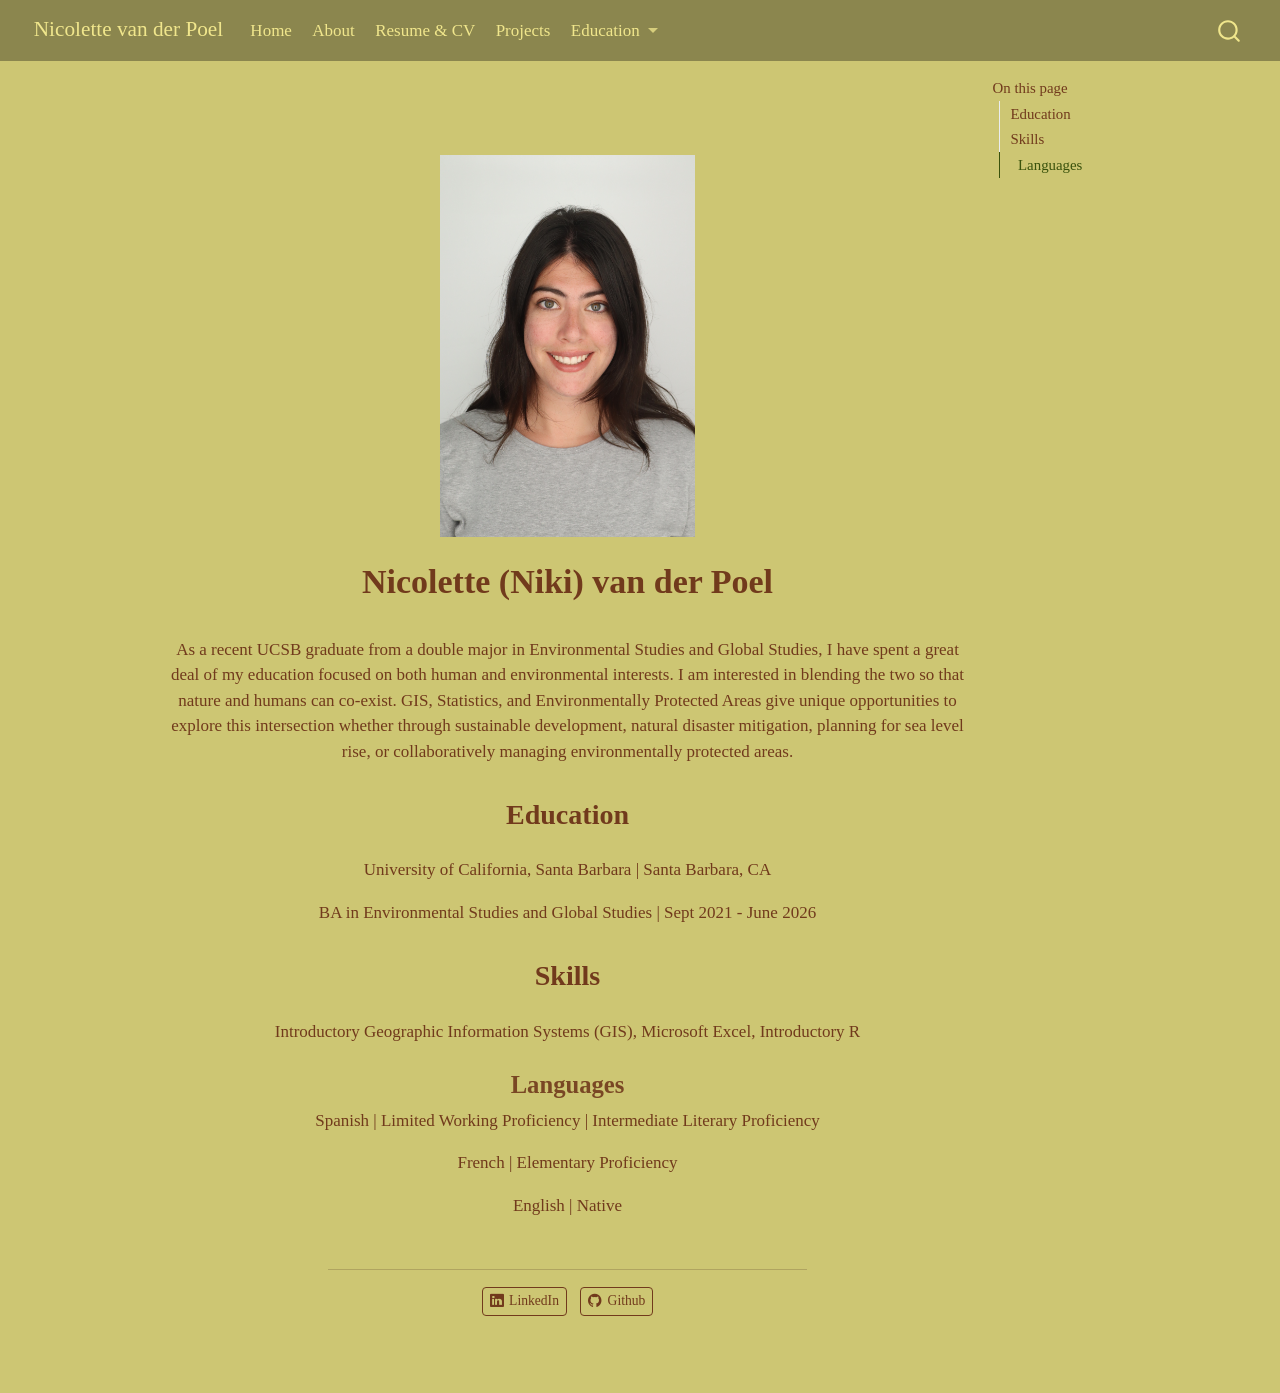
<file: docs/index.html>
<!DOCTYPE html>
<html xmlns="http://www.w3.org/1999/xhtml" lang="en" xml:lang="en"><head>

<meta charset="utf-8">
<meta name="generator" content="quarto-1.8.25">

<meta name="viewport" content="width=device-width, initial-scale=1.0, user-scalable=yes">


<title>Nicolette (Niki) van der Poel – Nicolette van der Poel</title>
<style>
code{white-space: pre-wrap;}
span.smallcaps{font-variant: small-caps;}
div.columns{display: flex; gap: min(4vw, 1.5em);}
div.column{flex: auto; overflow-x: auto;}
div.hanging-indent{margin-left: 1.5em; text-indent: -1.5em;}
ul.task-list{list-style: none;}
ul.task-list li input[type="checkbox"] {
  width: 0.8em;
  margin: 0 0.8em 0.2em -1em; /* quarto-specific, see https://github.com/quarto-dev/quarto-cli/issues/4556 */ 
  vertical-align: middle;
}
</style>


<script src="site_libs/quarto-nav/quarto-nav.js"></script>
<script src="site_libs/quarto-nav/headroom.min.js"></script>
<script src="site_libs/clipboard/clipboard.min.js"></script>
<script src="site_libs/quarto-search/autocomplete.umd.js"></script>
<script src="site_libs/quarto-search/fuse.min.js"></script>
<script src="site_libs/quarto-search/quarto-search.js"></script>
<meta name="quarto:offset" content="./">
<script src="site_libs/quarto-html/quarto.js" type="module"></script>
<script src="site_libs/quarto-html/tabsets/tabsets.js" type="module"></script>
<script src="site_libs/quarto-html/axe/axe-check.js" type="module"></script>
<script src="site_libs/quarto-html/popper.min.js"></script>
<script src="site_libs/quarto-html/tippy.umd.min.js"></script>
<link href="site_libs/quarto-html/tippy.css" rel="stylesheet">
<link href="site_libs/quarto-html/quarto-syntax-highlighting-7b89279ff1a6dce999919e0e67d4d9ec.css" rel="stylesheet" id="quarto-text-highlighting-styles">
<script src="site_libs/bootstrap/bootstrap.min.js"></script>
<link href="site_libs/bootstrap/bootstrap-icons.css" rel="stylesheet">
<link href="site_libs/bootstrap/bootstrap-db6f4061c0c87a565752037946c403bd.min.css" rel="stylesheet" append-hash="true" id="quarto-bootstrap" data-mode="light">
<script id="quarto-search-options" type="application/json">{
  "location": "navbar",
  "copy-button": false,
  "collapse-after": 3,
  "panel-placement": "end",
  "type": "overlay",
  "limit": 50,
  "keyboard-shortcut": [
    "f",
    "/",
    "s"
  ],
  "show-item-context": false,
  "language": {
    "search-no-results-text": "No results",
    "search-matching-documents-text": "matching documents",
    "search-copy-link-title": "Copy link to search",
    "search-hide-matches-text": "Hide additional matches",
    "search-more-match-text": "more match in this document",
    "search-more-matches-text": "more matches in this document",
    "search-clear-button-title": "Clear",
    "search-text-placeholder": "",
    "search-detached-cancel-button-title": "Cancel",
    "search-submit-button-title": "Submit",
    "search-label": "Search"
  }
}</script>


<link rel="stylesheet" href="styles.css">
</head>

<body class="nav-fixed quarto-light">

<div id="quarto-search-results"></div>
  <header id="quarto-header" class="headroom fixed-top">
    <nav class="navbar navbar-expand-lg " data-bs-theme="dark">
      <div class="navbar-container container-fluid">
      <div class="navbar-brand-container mx-auto">
    <a href="./index.html" class="navbar-brand navbar-brand-logo">
    </a>
    <a class="navbar-brand" href="./index.html">
    <span class="navbar-title">Nicolette van der Poel</span>
    </a>
  </div>
            <div id="quarto-search" class="" title="Search"></div>
          <button class="navbar-toggler" type="button" data-bs-toggle="collapse" data-bs-target="#navbarCollapse" aria-controls="navbarCollapse" role="menu" aria-expanded="false" aria-label="Toggle navigation" onclick="if (window.quartoToggleHeadroom) { window.quartoToggleHeadroom(); }">
  <span class="navbar-toggler-icon"></span>
</button>
          <div class="collapse navbar-collapse" id="navbarCollapse">
            <ul class="navbar-nav navbar-nav-scroll me-auto">
  <li class="nav-item">
    <a class="nav-link active" href="./index.html" aria-current="page"> 
<span class="menu-text">Home</span></a>
  </li>  
  <li class="nav-item">
    <a class="nav-link" href="./about.html"> 
<span class="menu-text">About</span></a>
  </li>  
  <li class="nav-item">
    <a class="nav-link" href="./CV.html"> 
<span class="menu-text">Resume &amp; CV</span></a>
  </li>  
  <li class="nav-item">
    <a class="nav-link" href="./projects/projects.html"> 
<span class="menu-text">Projects</span></a>
  </li>  
  <li class="nav-item dropdown ">
    <a class="nav-link dropdown-toggle" href="#" id="nav-menu-education" role="link" data-bs-toggle="dropdown" aria-expanded="false">
 <span class="menu-text">Education</span>
    </a>
    <ul class="dropdown-menu" aria-labelledby="nav-menu-education">    
        <li>
    <a class="dropdown-item" href="./study_abroad.html">
 <span class="dropdown-text">Study Abroad</span></a>
  </li>  
        <li>
    <a class="dropdown-item" href="./rowing.html">
 <span class="dropdown-text">Rowing</span></a>
  </li>  
    </ul>
  </li>
</ul>
          </div> <!-- /navcollapse -->
            <div class="quarto-navbar-tools">
</div>
      </div> <!-- /container-fluid -->
    </nav>
</header>
<!-- content -->
<div id="quarto-content" class="quarto-container page-columns page-rows-contents page-layout-article page-navbar">
<!-- sidebar -->
<!-- margin-sidebar -->
    <div id="quarto-margin-sidebar" class="sidebar margin-sidebar">
        <nav id="TOC" role="doc-toc" class="toc-active">
    <h2 id="toc-title">On this page</h2>
  <ul>
  <li><a href="#education" id="toc-education" class="nav-link active" data-scroll-target="#education">Education</a></li>
  <li><a href="#skills" id="toc-skills" class="nav-link" data-scroll-target="#skills">Skills</a>
  <ul class="collapse">
  <li><a href="#languages" id="toc-languages" class="nav-link" data-scroll-target="#languages">Languages</a></li>
  </ul></li>
  </ul>
</nav>
    </div>
<!-- main -->
<div class="quarto-about-jolla">
  <img src="headshot_front1.jpg" class="about-image
  rectangle " style="width: 15em;">
 <header id="title-block-header" class="quarto-title-block default">
<div class="quarto-title">
<h1 class="title">Nicolette (Niki) van der Poel</h1>
</div>
<div class="quarto-title-meta">
  </div>
</header><main class="content" id="quarto-document-content">

<p>As a recent UCSB graduate from a double major in Environmental Studies and Global Studies, I have spent a great deal of my education focused on both human and environmental interests. I am interested in blending the two so that nature and humans can co-exist. GIS, Statistics, and Environmentally Protected Areas give unique opportunities to explore this intersection whether through sustainable development, natural disaster mitigation, planning for sea level rise, or collaboratively managing environmentally protected areas.</p>
<section id="education" class="level2">
<h2 data-anchor-id="education">Education</h2>
<p>University of California, Santa Barbara | Santa Barbara, CA</p>
<p>BA in Environmental Studies and Global Studies | Sept 2021 - June 2026</p>
</section>
<section id="skills" class="level2">
<h2 data-anchor-id="skills">Skills</h2>
<p>Introductory Geographic Information Systems (GIS), Microsoft Excel, Introductory R</p>
<section id="languages" class="level3">
<h3 data-anchor-id="languages">Languages</h3>
<p>Spanish | Limited Working Proficiency | Intermediate Literary Proficiency</p>
<p>French | Elementary Proficiency</p>
<p>English | Native</p>


</section>
</section>
</main> 
  <hr class="about-sep">
   <div class="about-links">
  <a href="https://www.linkedin.com/in/nicolette-van-der-poel-72701036a/" class="about-link" rel="" target="">
    <i class="bi bi-linkedin"></i>
     <span class="about-link-text">LinkedIn</span>
  </a>
  <a href="https://github.com/nvanderpoel-cmd" class="about-link" rel="" target="">
    <i class="bi bi-github"></i>
     <span class="about-link-text">Github</span>
  </a>
</div>
</div>
 <!-- /main -->
<script id="quarto-html-after-body" type="application/javascript">
  window.document.addEventListener("DOMContentLoaded", function (event) {
    const isCodeAnnotation = (el) => {
      for (const clz of el.classList) {
        if (clz.startsWith('code-annotation-')) {                     
          return true;
        }
      }
      return false;
    }
    const onCopySuccess = function(e) {
      // button target
      const button = e.trigger;
      // don't keep focus
      button.blur();
      // flash "checked"
      button.classList.add('code-copy-button-checked');
      var currentTitle = button.getAttribute("title");
      button.setAttribute("title", "Copied!");
      let tooltip;
      if (window.bootstrap) {
        button.setAttribute("data-bs-toggle", "tooltip");
        button.setAttribute("data-bs-placement", "left");
        button.setAttribute("data-bs-title", "Copied!");
        tooltip = new bootstrap.Tooltip(button, 
          { trigger: "manual", 
            customClass: "code-copy-button-tooltip",
            offset: [0, -8]});
        tooltip.show();    
      }
      setTimeout(function() {
        if (tooltip) {
          tooltip.hide();
          button.removeAttribute("data-bs-title");
          button.removeAttribute("data-bs-toggle");
          button.removeAttribute("data-bs-placement");
        }
        button.setAttribute("title", currentTitle);
        button.classList.remove('code-copy-button-checked');
      }, 1000);
      // clear code selection
      e.clearSelection();
    }
    const getTextToCopy = function(trigger) {
      const outerScaffold = trigger.parentElement.cloneNode(true);
      const codeEl = outerScaffold.querySelector('code');
      for (const childEl of codeEl.children) {
        if (isCodeAnnotation(childEl)) {
          childEl.remove();
        }
      }
      return codeEl.innerText;
    }
    const clipboard = new window.ClipboardJS('.code-copy-button:not([data-in-quarto-modal])', {
      text: getTextToCopy
    });
    clipboard.on('success', onCopySuccess);
    if (window.document.getElementById('quarto-embedded-source-code-modal')) {
      const clipboardModal = new window.ClipboardJS('.code-copy-button[data-in-quarto-modal]', {
        text: getTextToCopy,
        container: window.document.getElementById('quarto-embedded-source-code-modal')
      });
      clipboardModal.on('success', onCopySuccess);
    }
      var localhostRegex = new RegExp(/^(?:http|https):\/\/localhost\:?[0-9]*\//);
      var mailtoRegex = new RegExp(/^mailto:/);
        var filterRegex = new RegExp('/' + window.location.host + '/');
      var isInternal = (href) => {
          return filterRegex.test(href) || localhostRegex.test(href) || mailtoRegex.test(href);
      }
      // Inspect non-navigation links and adorn them if external
     var links = window.document.querySelectorAll('a[href]:not(.nav-link):not(.navbar-brand):not(.toc-action):not(.sidebar-link):not(.sidebar-item-toggle):not(.pagination-link):not(.no-external):not([aria-hidden]):not(.dropdown-item):not(.quarto-navigation-tool):not(.about-link)');
      for (var i=0; i<links.length; i++) {
        const link = links[i];
        if (!isInternal(link.href)) {
          // undo the damage that might have been done by quarto-nav.js in the case of
          // links that we want to consider external
          if (link.dataset.originalHref !== undefined) {
            link.href = link.dataset.originalHref;
          }
        }
      }
    function tippyHover(el, contentFn, onTriggerFn, onUntriggerFn) {
      const config = {
        allowHTML: true,
        maxWidth: 500,
        delay: 100,
        arrow: false,
        appendTo: function(el) {
            return el.parentElement;
        },
        interactive: true,
        interactiveBorder: 10,
        theme: 'quarto',
        placement: 'bottom-start',
      };
      if (contentFn) {
        config.content = contentFn;
      }
      if (onTriggerFn) {
        config.onTrigger = onTriggerFn;
      }
      if (onUntriggerFn) {
        config.onUntrigger = onUntriggerFn;
      }
      window.tippy(el, config); 
    }
    const noterefs = window.document.querySelectorAll('a[role="doc-noteref"]');
    for (var i=0; i<noterefs.length; i++) {
      const ref = noterefs[i];
      tippyHover(ref, function() {
        // use id or data attribute instead here
        let href = ref.getAttribute('data-footnote-href') || ref.getAttribute('href');
        try { href = new URL(href).hash; } catch {}
        const id = href.replace(/^#\/?/, "");
        const note = window.document.getElementById(id);
        if (note) {
          return note.innerHTML;
        } else {
          return "";
        }
      });
    }
    const xrefs = window.document.querySelectorAll('a.quarto-xref');
    const processXRef = (id, note) => {
      // Strip column container classes
      const stripColumnClz = (el) => {
        el.classList.remove("page-full", "page-columns");
        if (el.children) {
          for (const child of el.children) {
            stripColumnClz(child);
          }
        }
      }
      stripColumnClz(note)
      if (id === null || id.startsWith('sec-')) {
        // Special case sections, only their first couple elements
        const container = document.createElement("div");
        if (note.children && note.children.length > 2) {
          container.appendChild(note.children[0].cloneNode(true));
          for (let i = 1; i < note.children.length; i++) {
            const child = note.children[i];
            if (child.tagName === "P" && child.innerText === "") {
              continue;
            } else {
              container.appendChild(child.cloneNode(true));
              break;
            }
          }
          if (window.Quarto?.typesetMath) {
            window.Quarto.typesetMath(container);
          }
          return container.innerHTML
        } else {
          if (window.Quarto?.typesetMath) {
            window.Quarto.typesetMath(note);
          }
          return note.innerHTML;
        }
      } else {
        // Remove any anchor links if they are present
        const anchorLink = note.querySelector('a.anchorjs-link');
        if (anchorLink) {
          anchorLink.remove();
        }
        if (window.Quarto?.typesetMath) {
          window.Quarto.typesetMath(note);
        }
        if (note.classList.contains("callout")) {
          return note.outerHTML;
        } else {
          return note.innerHTML;
        }
      }
    }
    for (var i=0; i<xrefs.length; i++) {
      const xref = xrefs[i];
      tippyHover(xref, undefined, function(instance) {
        instance.disable();
        let url = xref.getAttribute('href');
        let hash = undefined; 
        if (url.startsWith('#')) {
          hash = url;
        } else {
          try { hash = new URL(url).hash; } catch {}
        }
        if (hash) {
          const id = hash.replace(/^#\/?/, "");
          const note = window.document.getElementById(id);
          if (note !== null) {
            try {
              const html = processXRef(id, note.cloneNode(true));
              instance.setContent(html);
            } finally {
              instance.enable();
              instance.show();
            }
          } else {
            // See if we can fetch this
            fetch(url.split('#')[0])
            .then(res => res.text())
            .then(html => {
              const parser = new DOMParser();
              const htmlDoc = parser.parseFromString(html, "text/html");
              const note = htmlDoc.getElementById(id);
              if (note !== null) {
                const html = processXRef(id, note);
                instance.setContent(html);
              } 
            }).finally(() => {
              instance.enable();
              instance.show();
            });
          }
        } else {
          // See if we can fetch a full url (with no hash to target)
          // This is a special case and we should probably do some content thinning / targeting
          fetch(url)
          .then(res => res.text())
          .then(html => {
            const parser = new DOMParser();
            const htmlDoc = parser.parseFromString(html, "text/html");
            const note = htmlDoc.querySelector('main.content');
            if (note !== null) {
              // This should only happen for chapter cross references
              // (since there is no id in the URL)
              // remove the first header
              if (note.children.length > 0 && note.children[0].tagName === "HEADER") {
                note.children[0].remove();
              }
              const html = processXRef(null, note);
              instance.setContent(html);
            } 
          }).finally(() => {
            instance.enable();
            instance.show();
          });
        }
      }, function(instance) {
      });
    }
        let selectedAnnoteEl;
        const selectorForAnnotation = ( cell, annotation) => {
          let cellAttr = 'data-code-cell="' + cell + '"';
          let lineAttr = 'data-code-annotation="' +  annotation + '"';
          const selector = 'span[' + cellAttr + '][' + lineAttr + ']';
          return selector;
        }
        const selectCodeLines = (annoteEl) => {
          const doc = window.document;
          const targetCell = annoteEl.getAttribute("data-target-cell");
          const targetAnnotation = annoteEl.getAttribute("data-target-annotation");
          const annoteSpan = window.document.querySelector(selectorForAnnotation(targetCell, targetAnnotation));
          const lines = annoteSpan.getAttribute("data-code-lines").split(",");
          const lineIds = lines.map((line) => {
            return targetCell + "-" + line;
          })
          let top = null;
          let height = null;
          let parent = null;
          if (lineIds.length > 0) {
              //compute the position of the single el (top and bottom and make a div)
              const el = window.document.getElementById(lineIds[0]);
              top = el.offsetTop;
              height = el.offsetHeight;
              parent = el.parentElement.parentElement;
            if (lineIds.length > 1) {
              const lastEl = window.document.getElementById(lineIds[lineIds.length - 1]);
              const bottom = lastEl.offsetTop + lastEl.offsetHeight;
              height = bottom - top;
            }
            if (top !== null && height !== null && parent !== null) {
              // cook up a div (if necessary) and position it 
              let div = window.document.getElementById("code-annotation-line-highlight");
              if (div === null) {
                div = window.document.createElement("div");
                div.setAttribute("id", "code-annotation-line-highlight");
                div.style.position = 'absolute';
                parent.appendChild(div);
              }
              div.style.top = top - 2 + "px";
              div.style.height = height + 4 + "px";
              div.style.left = 0;
              let gutterDiv = window.document.getElementById("code-annotation-line-highlight-gutter");
              if (gutterDiv === null) {
                gutterDiv = window.document.createElement("div");
                gutterDiv.setAttribute("id", "code-annotation-line-highlight-gutter");
                gutterDiv.style.position = 'absolute';
                const codeCell = window.document.getElementById(targetCell);
                const gutter = codeCell.querySelector('.code-annotation-gutter');
                gutter.appendChild(gutterDiv);
              }
              gutterDiv.style.top = top - 2 + "px";
              gutterDiv.style.height = height + 4 + "px";
            }
            selectedAnnoteEl = annoteEl;
          }
        };
        const unselectCodeLines = () => {
          const elementsIds = ["code-annotation-line-highlight", "code-annotation-line-highlight-gutter"];
          elementsIds.forEach((elId) => {
            const div = window.document.getElementById(elId);
            if (div) {
              div.remove();
            }
          });
          selectedAnnoteEl = undefined;
        };
          // Handle positioning of the toggle
      window.addEventListener(
        "resize",
        throttle(() => {
          elRect = undefined;
          if (selectedAnnoteEl) {
            selectCodeLines(selectedAnnoteEl);
          }
        }, 10)
      );
      function throttle(fn, ms) {
      let throttle = false;
      let timer;
        return (...args) => {
          if(!throttle) { // first call gets through
              fn.apply(this, args);
              throttle = true;
          } else { // all the others get throttled
              if(timer) clearTimeout(timer); // cancel #2
              timer = setTimeout(() => {
                fn.apply(this, args);
                timer = throttle = false;
              }, ms);
          }
        };
      }
        // Attach click handler to the DT
        const annoteDls = window.document.querySelectorAll('dt[data-target-cell]');
        for (const annoteDlNode of annoteDls) {
          annoteDlNode.addEventListener('click', (event) => {
            const clickedEl = event.target;
            if (clickedEl !== selectedAnnoteEl) {
              unselectCodeLines();
              const activeEl = window.document.querySelector('dt[data-target-cell].code-annotation-active');
              if (activeEl) {
                activeEl.classList.remove('code-annotation-active');
              }
              selectCodeLines(clickedEl);
              clickedEl.classList.add('code-annotation-active');
            } else {
              // Unselect the line
              unselectCodeLines();
              clickedEl.classList.remove('code-annotation-active');
            }
          });
        }
    const findCites = (el) => {
      const parentEl = el.parentElement;
      if (parentEl) {
        const cites = parentEl.dataset.cites;
        if (cites) {
          return {
            el,
            cites: cites.split(' ')
          };
        } else {
          return findCites(el.parentElement)
        }
      } else {
        return undefined;
      }
    };
    var bibliorefs = window.document.querySelectorAll('a[role="doc-biblioref"]');
    for (var i=0; i<bibliorefs.length; i++) {
      const ref = bibliorefs[i];
      const citeInfo = findCites(ref);
      if (citeInfo) {
        tippyHover(citeInfo.el, function() {
          var popup = window.document.createElement('div');
          citeInfo.cites.forEach(function(cite) {
            var citeDiv = window.document.createElement('div');
            citeDiv.classList.add('hanging-indent');
            citeDiv.classList.add('csl-entry');
            var biblioDiv = window.document.getElementById('ref-' + cite);
            if (biblioDiv) {
              citeDiv.innerHTML = biblioDiv.innerHTML;
            }
            popup.appendChild(citeDiv);
          });
          return popup.innerHTML;
        });
      }
    }
  });
  </script>
</div> <!-- /content -->




</body></html>
</file>
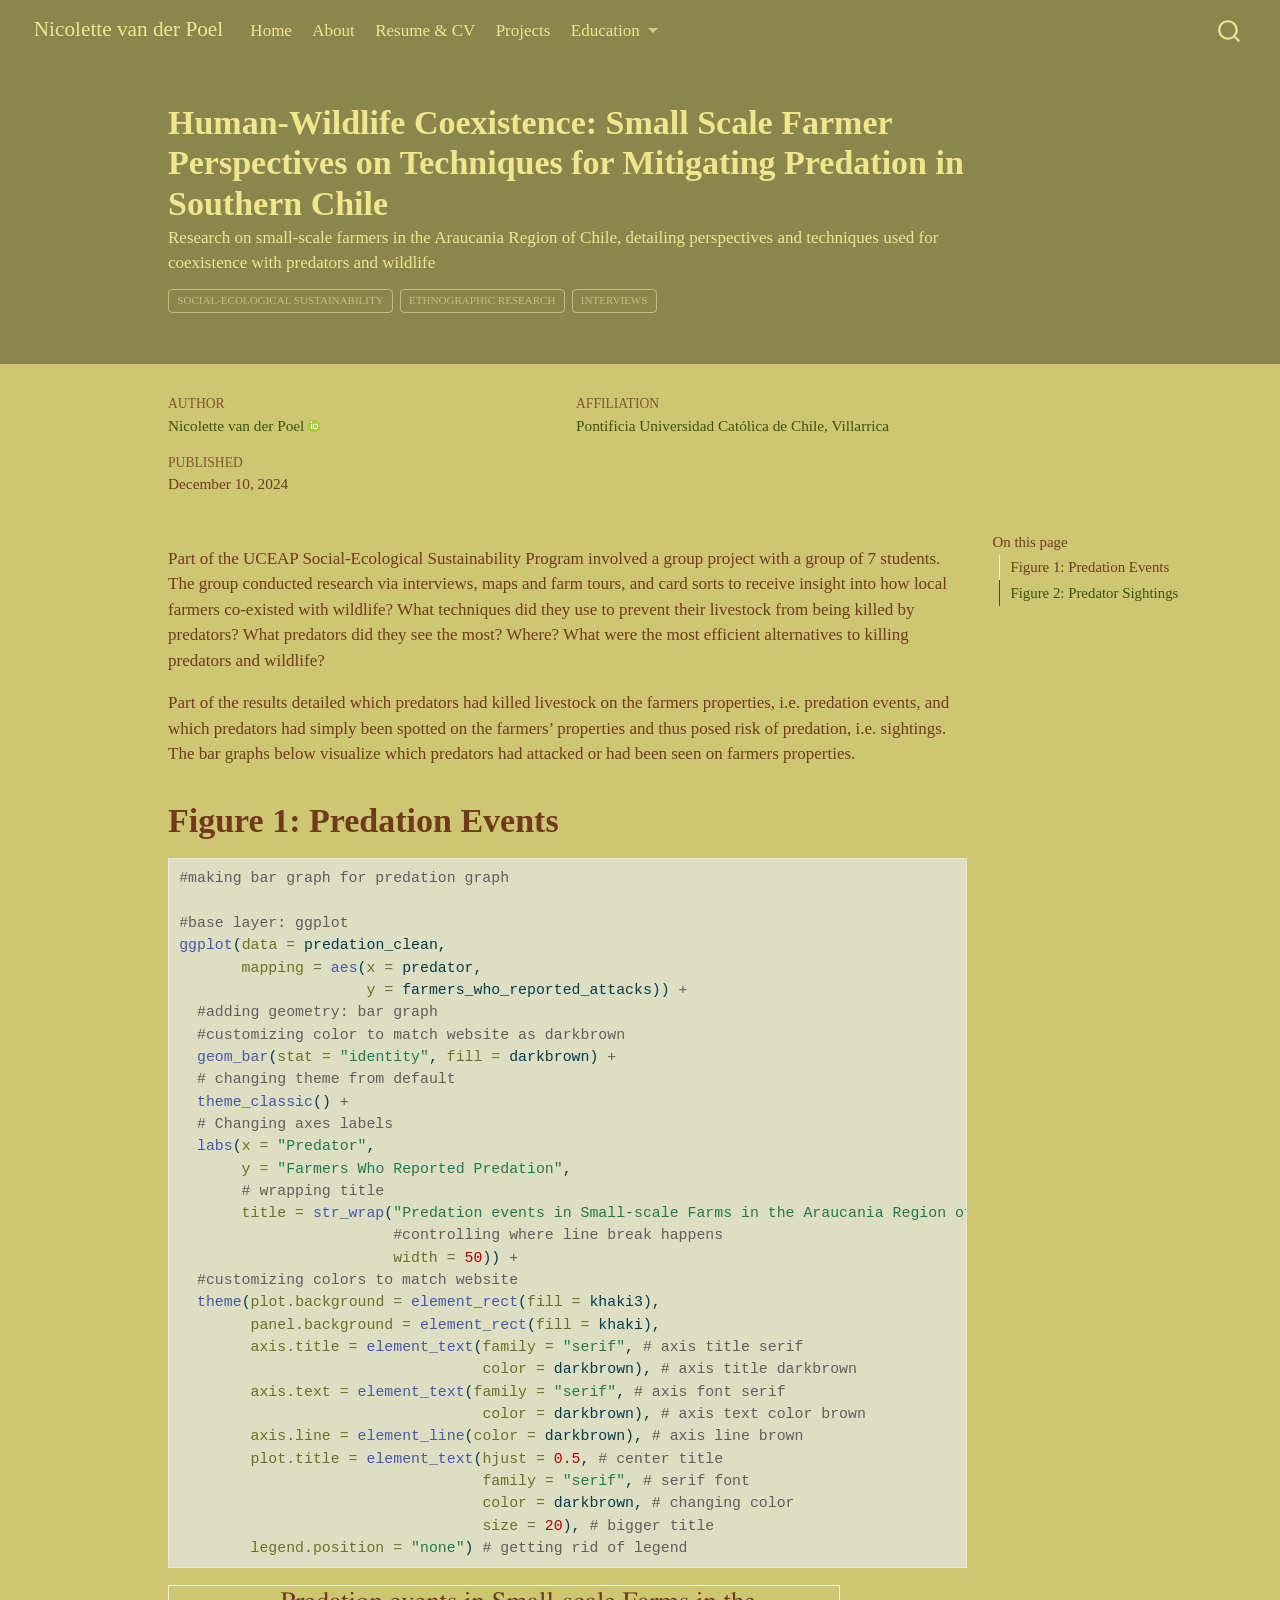
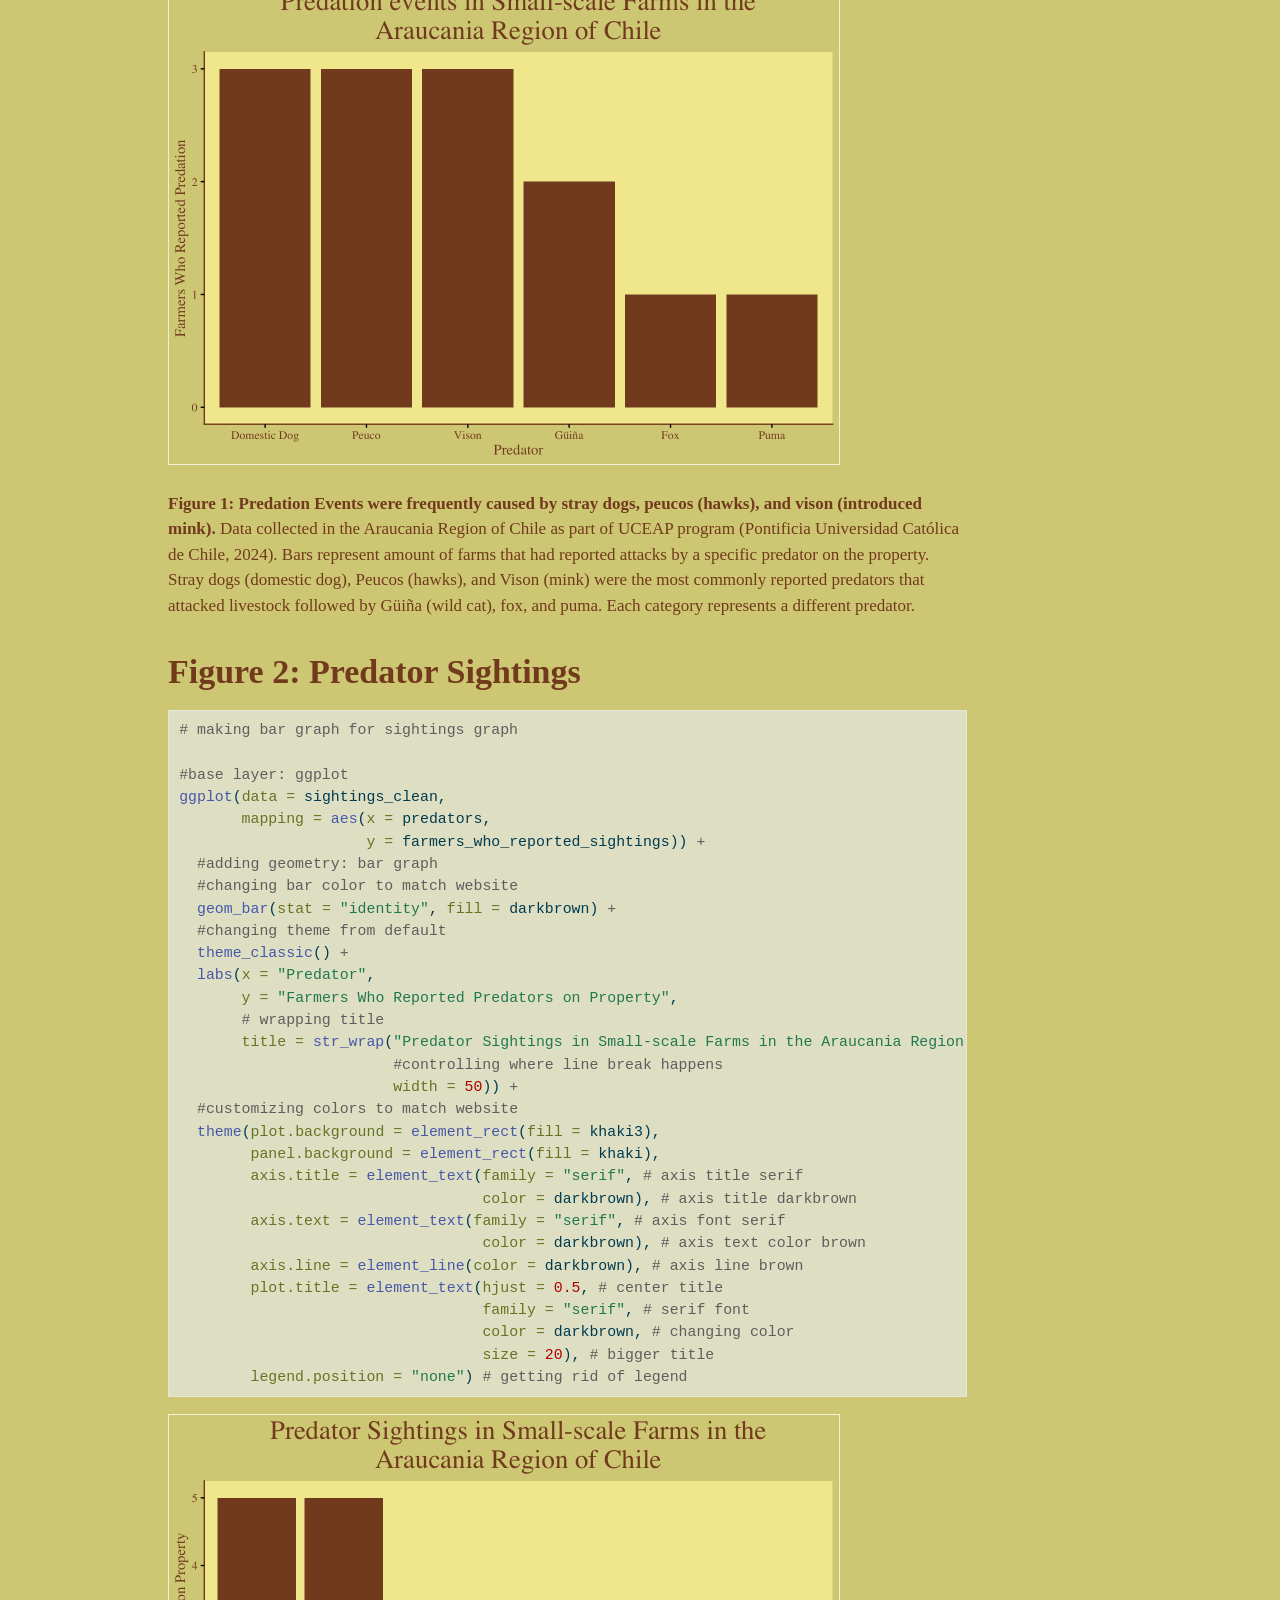
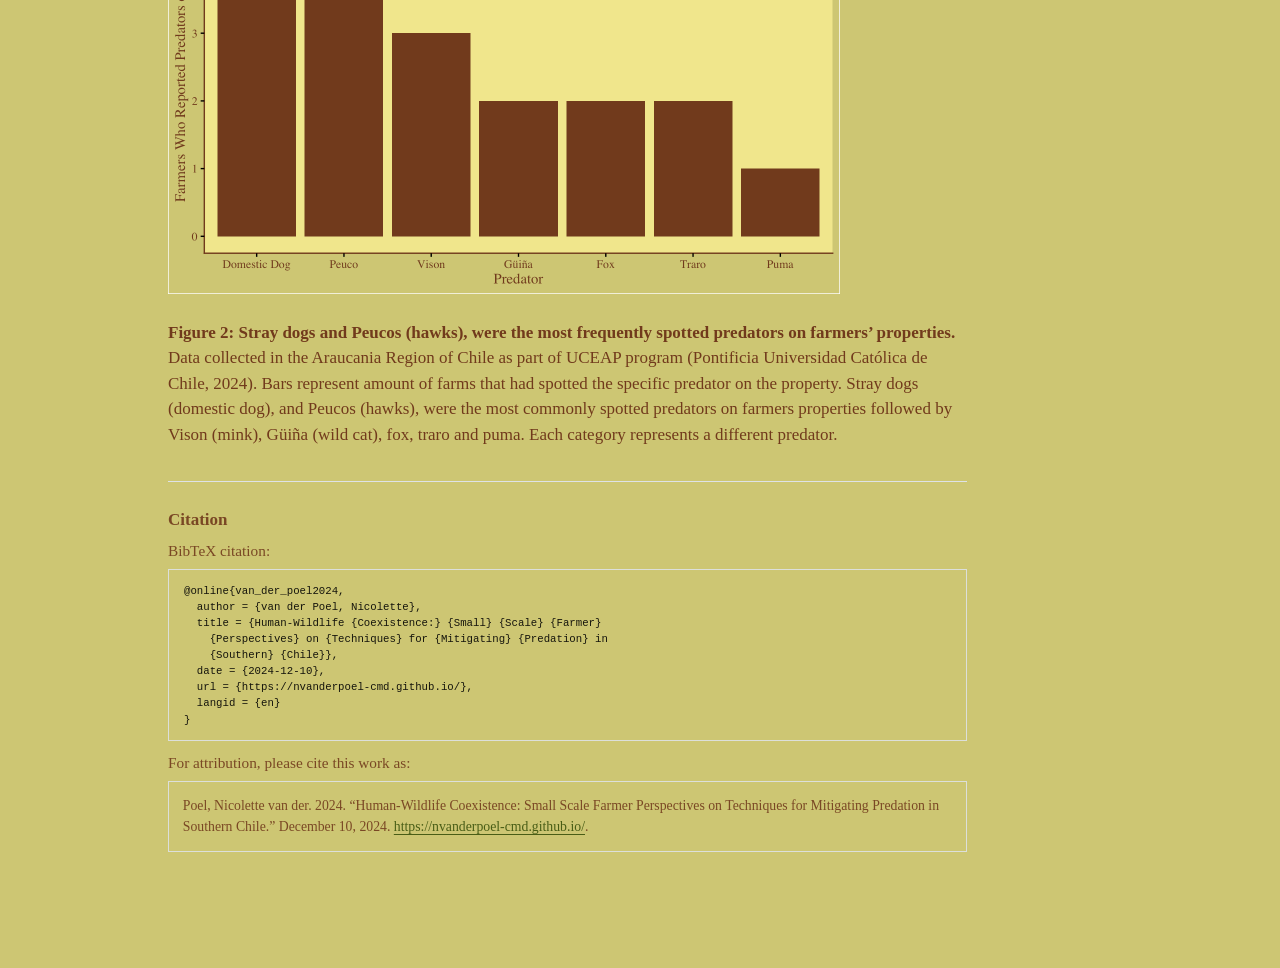
<file: docs/projects/2024-fall-coexistence/index.html>
<!DOCTYPE html>
<html xmlns="http://www.w3.org/1999/xhtml" lang="en" xml:lang="en"><head>

<meta charset="utf-8">
<meta name="generator" content="quarto-1.8.25">

<meta name="viewport" content="width=device-width, initial-scale=1.0, user-scalable=yes">

<meta name="author" content="Nicolette van der Poel">
<meta name="dcterms.date" content="2024-12-10">
<meta name="description" content="Research on small-scale farmers in the Araucania Region of Chile, detailing perspectives and techniques used for coexistence with predators and wildlife">

<title>Human-Wildlife Coexistence: Small Scale Farmer Perspectives on Techniques for Mitigating Predation in Southern Chile – Nicolette van der Poel</title>
<style>
code{white-space: pre-wrap;}
span.smallcaps{font-variant: small-caps;}
div.columns{display: flex; gap: min(4vw, 1.5em);}
div.column{flex: auto; overflow-x: auto;}
div.hanging-indent{margin-left: 1.5em; text-indent: -1.5em;}
ul.task-list{list-style: none;}
ul.task-list li input[type="checkbox"] {
  width: 0.8em;
  margin: 0 0.8em 0.2em -1em; /* quarto-specific, see https://github.com/quarto-dev/quarto-cli/issues/4556 */ 
  vertical-align: middle;
}
/* CSS for syntax highlighting */
html { -webkit-text-size-adjust: 100%; }
pre > code.sourceCode { white-space: pre; position: relative; }
pre > code.sourceCode > span { display: inline-block; line-height: 1.25; }
pre > code.sourceCode > span:empty { height: 1.2em; }
.sourceCode { overflow: visible; }
code.sourceCode > span { color: inherit; text-decoration: inherit; }
div.sourceCode { margin: 1em 0; }
pre.sourceCode { margin: 0; }
@media screen {
div.sourceCode { overflow: auto; }
}
@media print {
pre > code.sourceCode { white-space: pre-wrap; }
pre > code.sourceCode > span { text-indent: -5em; padding-left: 5em; }
}
pre.numberSource code
  { counter-reset: source-line 0; }
pre.numberSource code > span
  { position: relative; left: -4em; counter-increment: source-line; }
pre.numberSource code > span > a:first-child::before
  { content: counter(source-line);
    position: relative; left: -1em; text-align: right; vertical-align: baseline;
    border: none; display: inline-block;
    -webkit-touch-callout: none; -webkit-user-select: none;
    -khtml-user-select: none; -moz-user-select: none;
    -ms-user-select: none; user-select: none;
    padding: 0 4px; width: 4em;
  }
pre.numberSource { margin-left: 3em;  padding-left: 4px; }
div.sourceCode
  {   }
@media screen {
pre > code.sourceCode > span > a:first-child::before { text-decoration: underline; }
}
</style>


<script src="../../site_libs/quarto-nav/quarto-nav.js"></script>
<script src="../../site_libs/quarto-nav/headroom.min.js"></script>
<script src="../../site_libs/clipboard/clipboard.min.js"></script>
<script src="../../site_libs/quarto-search/autocomplete.umd.js"></script>
<script src="../../site_libs/quarto-search/fuse.min.js"></script>
<script src="../../site_libs/quarto-search/quarto-search.js"></script>
<meta name="quarto:offset" content="../../">
<script src="../../site_libs/quarto-html/quarto.js" type="module"></script>
<script src="../../site_libs/quarto-html/tabsets/tabsets.js" type="module"></script>
<script src="../../site_libs/quarto-html/axe/axe-check.js" type="module"></script>
<script src="../../site_libs/quarto-html/popper.min.js"></script>
<script src="../../site_libs/quarto-html/tippy.umd.min.js"></script>
<script src="../../site_libs/quarto-html/anchor.min.js"></script>
<link href="../../site_libs/quarto-html/tippy.css" rel="stylesheet">
<link href="../../site_libs/quarto-html/quarto-syntax-highlighting-7b89279ff1a6dce999919e0e67d4d9ec.css" rel="stylesheet" id="quarto-text-highlighting-styles">
<script src="../../site_libs/bootstrap/bootstrap.min.js"></script>
<link href="../../site_libs/bootstrap/bootstrap-icons.css" rel="stylesheet">
<link href="../../site_libs/bootstrap/bootstrap-db6f4061c0c87a565752037946c403bd.min.css" rel="stylesheet" append-hash="true" id="quarto-bootstrap" data-mode="light">
<script id="quarto-search-options" type="application/json">{
  "location": "navbar",
  "copy-button": false,
  "collapse-after": 3,
  "panel-placement": "end",
  "type": "overlay",
  "limit": 50,
  "keyboard-shortcut": [
    "f",
    "/",
    "s"
  ],
  "show-item-context": false,
  "language": {
    "search-no-results-text": "No results",
    "search-matching-documents-text": "matching documents",
    "search-copy-link-title": "Copy link to search",
    "search-hide-matches-text": "Hide additional matches",
    "search-more-match-text": "more match in this document",
    "search-more-matches-text": "more matches in this document",
    "search-clear-button-title": "Clear",
    "search-text-placeholder": "",
    "search-detached-cancel-button-title": "Cancel",
    "search-submit-button-title": "Submit",
    "search-label": "Search"
  }
}</script>


<link rel="stylesheet" href="../../styles.css">
</head>

<body class="nav-fixed quarto-light">

<div id="quarto-search-results"></div>
  <header id="quarto-header" class="headroom fixed-top quarto-banner">
    <nav class="navbar navbar-expand-lg " data-bs-theme="dark">
      <div class="navbar-container container-fluid">
      <div class="navbar-brand-container mx-auto">
    <a href="../../index.html" class="navbar-brand navbar-brand-logo">
    </a>
    <a class="navbar-brand" href="../../index.html">
    <span class="navbar-title">Nicolette van der Poel</span>
    </a>
  </div>
            <div id="quarto-search" class="" title="Search"></div>
          <button class="navbar-toggler" type="button" data-bs-toggle="collapse" data-bs-target="#navbarCollapse" aria-controls="navbarCollapse" role="menu" aria-expanded="false" aria-label="Toggle navigation" onclick="if (window.quartoToggleHeadroom) { window.quartoToggleHeadroom(); }">
  <span class="navbar-toggler-icon"></span>
</button>
          <div class="collapse navbar-collapse" id="navbarCollapse">
            <ul class="navbar-nav navbar-nav-scroll me-auto">
  <li class="nav-item">
    <a class="nav-link" href="../../index.html"> 
<span class="menu-text">Home</span></a>
  </li>  
  <li class="nav-item">
    <a class="nav-link" href="../../about.html"> 
<span class="menu-text">About</span></a>
  </li>  
  <li class="nav-item">
    <a class="nav-link" href="../../CV.html"> 
<span class="menu-text">Resume &amp; CV</span></a>
  </li>  
  <li class="nav-item">
    <a class="nav-link" href="../../projects/projects.html"> 
<span class="menu-text">Projects</span></a>
  </li>  
  <li class="nav-item dropdown ">
    <a class="nav-link dropdown-toggle" href="#" id="nav-menu-education" role="link" data-bs-toggle="dropdown" aria-expanded="false">
 <span class="menu-text">Education</span>
    </a>
    <ul class="dropdown-menu" aria-labelledby="nav-menu-education">    
        <li>
    <a class="dropdown-item" href="../../study_abroad.html">
 <span class="dropdown-text">Study Abroad</span></a>
  </li>  
        <li>
    <a class="dropdown-item" href="../../rowing.html">
 <span class="dropdown-text">Rowing</span></a>
  </li>  
    </ul>
  </li>
</ul>
          </div> <!-- /navcollapse -->
            <div class="quarto-navbar-tools">
</div>
      </div> <!-- /container-fluid -->
    </nav>
</header>
<!-- content -->
<header id="title-block-header" class="quarto-title-block default page-columns page-full">
  <div class="quarto-title-banner page-columns page-full">
    <div class="quarto-title column-body">
      <h1 class="title">Human-Wildlife Coexistence: Small Scale Farmer Perspectives on Techniques for Mitigating Predation in Southern Chile</h1>
                  <div>
        <div class="description">
          Research on small-scale farmers in the Araucania Region of Chile, detailing perspectives and techniques used for coexistence with predators and wildlife
        </div>
      </div>
                          <div class="quarto-categories">
                <div class="quarto-category">Social-Ecological Sustainability</div>
                <div class="quarto-category">Ethnographic Research</div>
                <div class="quarto-category">Interviews</div>
              </div>
                  </div>
  </div>
    
  <div class="quarto-title-meta-author">
    <div class="quarto-title-meta-heading">Author</div>
    <div class="quarto-title-meta-heading">Affiliation</div>
    
      <div class="quarto-title-meta-contents">
      <p class="author"><a href="https://nvanderpoel-cmd.github.io/">Nicolette van der Poel</a> <a href="https://orcid.org/0000-0002-5300-3075" class="quarto-title-author-orcid"> <img src="[data-uri]"></a></p>
    </div>
    <div class="quarto-title-meta-contents">
          <p class="affiliation">
              <a href="https://villarrica.uc.cl/">
              Pontificia Universidad Católica de Chile, Villarrica
              </a>
            </p>
        </div>
    </div>

  <div class="quarto-title-meta">

        
      <div>
      <div class="quarto-title-meta-heading">Published</div>
      <div class="quarto-title-meta-contents">
        <p class="date">December 10, 2024</p>
      </div>
    </div>
    
      
    </div>
    
  
  </header><div id="quarto-content" class="quarto-container page-columns page-rows-contents page-layout-article page-navbar">
<!-- sidebar -->
<!-- margin-sidebar -->
    <div id="quarto-margin-sidebar" class="sidebar margin-sidebar">
        <nav id="TOC" role="doc-toc" class="toc-active">
    <h2 id="toc-title">On this page</h2>
   
  <ul>
  <li><a href="#figure-1-predation-events" id="toc-figure-1-predation-events" class="nav-link active" data-scroll-target="#figure-1-predation-events">Figure 1: Predation Events</a></li>
  <li><a href="#figure-2-predator-sightings" id="toc-figure-2-predator-sightings" class="nav-link" data-scroll-target="#figure-2-predator-sightings">Figure 2: Predator Sightings</a></li>
  </ul>
</nav>
    </div>
<!-- main -->
<main class="content quarto-banner-title-block" id="quarto-document-content">





<p>Part of the UCEAP Social-Ecological Sustainability Program involved a group project with a group of 7 students. The group conducted research via interviews, maps and farm tours, and card sorts to receive insight into how local farmers co-existed with wildlife? What techniques did they use to prevent their livestock from being killed by predators? What predators did they see the most? Where? What were the most efficient alternatives to killing predators and wildlife?</p>
<p>Part of the results detailed which predators had killed livestock on the farmers properties, i.e.&nbsp;predation events, and which predators had simply been spotted on the farmers’ properties and thus posed risk of predation, i.e.&nbsp;sightings. The bar graphs below visualize which predators had attacked or had been seen on farmers properties.</p>
<section id="figure-1-predation-events" class="level1">
<h1>Figure 1: Predation Events</h1>
<div class="cell">
<div class="code-copy-outer-scaffold"><div class="sourceCode cell-code" id="cb1"><pre class="sourceCode r code-with-copy"><code class="sourceCode r"><span id="cb1-1"><a href="#cb1-1" aria-hidden="true" tabindex="-1"></a><span class="co">#making bar graph for predation graph</span></span>
<span id="cb1-2"><a href="#cb1-2" aria-hidden="true" tabindex="-1"></a></span>
<span id="cb1-3"><a href="#cb1-3" aria-hidden="true" tabindex="-1"></a><span class="co">#base layer: ggplot</span></span>
<span id="cb1-4"><a href="#cb1-4" aria-hidden="true" tabindex="-1"></a><span class="fu">ggplot</span>(<span class="at">data =</span> predation_clean,</span>
<span id="cb1-5"><a href="#cb1-5" aria-hidden="true" tabindex="-1"></a>       <span class="at">mapping =</span> <span class="fu">aes</span>(<span class="at">x =</span> predator,</span>
<span id="cb1-6"><a href="#cb1-6" aria-hidden="true" tabindex="-1"></a>                     <span class="at">y =</span> farmers_who_reported_attacks)) <span class="sc">+</span></span>
<span id="cb1-7"><a href="#cb1-7" aria-hidden="true" tabindex="-1"></a>  <span class="co">#adding geometry: bar graph</span></span>
<span id="cb1-8"><a href="#cb1-8" aria-hidden="true" tabindex="-1"></a>  <span class="co">#customizing color to match website as darkbrown</span></span>
<span id="cb1-9"><a href="#cb1-9" aria-hidden="true" tabindex="-1"></a>  <span class="fu">geom_bar</span>(<span class="at">stat =</span> <span class="st">"identity"</span>, <span class="at">fill =</span> darkbrown) <span class="sc">+</span></span>
<span id="cb1-10"><a href="#cb1-10" aria-hidden="true" tabindex="-1"></a>  <span class="co"># changing theme from default</span></span>
<span id="cb1-11"><a href="#cb1-11" aria-hidden="true" tabindex="-1"></a>  <span class="fu">theme_classic</span>() <span class="sc">+</span></span>
<span id="cb1-12"><a href="#cb1-12" aria-hidden="true" tabindex="-1"></a>  <span class="co"># Changing axes labels</span></span>
<span id="cb1-13"><a href="#cb1-13" aria-hidden="true" tabindex="-1"></a>  <span class="fu">labs</span>(<span class="at">x =</span> <span class="st">"Predator"</span>,</span>
<span id="cb1-14"><a href="#cb1-14" aria-hidden="true" tabindex="-1"></a>       <span class="at">y =</span> <span class="st">"Farmers Who Reported Predation"</span>,</span>
<span id="cb1-15"><a href="#cb1-15" aria-hidden="true" tabindex="-1"></a>       <span class="co"># wrapping title</span></span>
<span id="cb1-16"><a href="#cb1-16" aria-hidden="true" tabindex="-1"></a>       <span class="at">title =</span> <span class="fu">str_wrap</span>(<span class="st">"Predation events in Small-scale Farms in the Araucania Region of Chile"</span>,</span>
<span id="cb1-17"><a href="#cb1-17" aria-hidden="true" tabindex="-1"></a>                        <span class="co">#controlling where line break happens</span></span>
<span id="cb1-18"><a href="#cb1-18" aria-hidden="true" tabindex="-1"></a>                        <span class="at">width =</span> <span class="dv">50</span>)) <span class="sc">+</span></span>
<span id="cb1-19"><a href="#cb1-19" aria-hidden="true" tabindex="-1"></a>  <span class="co">#customizing colors to match website</span></span>
<span id="cb1-20"><a href="#cb1-20" aria-hidden="true" tabindex="-1"></a>  <span class="fu">theme</span>(<span class="at">plot.background =</span> <span class="fu">element_rect</span>(<span class="at">fill =</span> khaki3),</span>
<span id="cb1-21"><a href="#cb1-21" aria-hidden="true" tabindex="-1"></a>        <span class="at">panel.background =</span> <span class="fu">element_rect</span>(<span class="at">fill =</span> khaki),</span>
<span id="cb1-22"><a href="#cb1-22" aria-hidden="true" tabindex="-1"></a>        <span class="at">axis.title =</span> <span class="fu">element_text</span>(<span class="at">family =</span> <span class="st">"serif"</span>, <span class="co"># axis title serif</span></span>
<span id="cb1-23"><a href="#cb1-23" aria-hidden="true" tabindex="-1"></a>                                  <span class="at">color =</span> darkbrown), <span class="co"># axis title darkbrown</span></span>
<span id="cb1-24"><a href="#cb1-24" aria-hidden="true" tabindex="-1"></a>        <span class="at">axis.text =</span> <span class="fu">element_text</span>(<span class="at">family =</span> <span class="st">"serif"</span>, <span class="co"># axis font serif</span></span>
<span id="cb1-25"><a href="#cb1-25" aria-hidden="true" tabindex="-1"></a>                                  <span class="at">color =</span> darkbrown), <span class="co"># axis text color brown</span></span>
<span id="cb1-26"><a href="#cb1-26" aria-hidden="true" tabindex="-1"></a>        <span class="at">axis.line =</span> <span class="fu">element_line</span>(<span class="at">color =</span> darkbrown), <span class="co"># axis line brown</span></span>
<span id="cb1-27"><a href="#cb1-27" aria-hidden="true" tabindex="-1"></a>        <span class="at">plot.title =</span> <span class="fu">element_text</span>(<span class="at">hjust =</span> <span class="fl">0.5</span>, <span class="co"># center title</span></span>
<span id="cb1-28"><a href="#cb1-28" aria-hidden="true" tabindex="-1"></a>                                  <span class="at">family =</span> <span class="st">"serif"</span>, <span class="co"># serif font</span></span>
<span id="cb1-29"><a href="#cb1-29" aria-hidden="true" tabindex="-1"></a>                                  <span class="at">color =</span> darkbrown, <span class="co"># changing color</span></span>
<span id="cb1-30"><a href="#cb1-30" aria-hidden="true" tabindex="-1"></a>                                  <span class="at">size =</span> <span class="dv">20</span>), <span class="co"># bigger title</span></span>
<span id="cb1-31"><a href="#cb1-31" aria-hidden="true" tabindex="-1"></a>        <span class="at">legend.position =</span> <span class="st">"none"</span>) <span class="co"># getting rid of legend</span></span></code></pre></div><button title="Copy to Clipboard" class="code-copy-button"><i class="bi"></i></button></div>
<div class="cell-output-display">
<div>
<figure class="figure">
<p><img src="index_files/figure-html/predation visualization-1.png" class="img-fluid figure-img" width="672"></p>
</figure>
</div>
</div>
</div>
<p><strong>Figure 1: Predation Events were frequently caused by stray dogs, peucos (hawks), and vison (introduced mink).</strong> Data collected in the Araucania Region of Chile as part of UCEAP program (Pontificia Universidad Católica de Chile, 2024). Bars represent amount of farms that had reported attacks by a specific predator on the property. Stray dogs (domestic dog), Peucos (hawks), and Vison (mink) were the most commonly reported predators that attacked livestock followed by Güiña (wild cat), fox, and puma. Each category represents a different predator.</p>
</section>
<section id="figure-2-predator-sightings" class="level1">
<h1>Figure 2: Predator Sightings</h1>
<div class="cell">
<div class="code-copy-outer-scaffold"><div class="sourceCode cell-code" id="cb2"><pre class="sourceCode r code-with-copy"><code class="sourceCode r"><span id="cb2-1"><a href="#cb2-1" aria-hidden="true" tabindex="-1"></a><span class="co"># making bar graph for sightings graph</span></span>
<span id="cb2-2"><a href="#cb2-2" aria-hidden="true" tabindex="-1"></a></span>
<span id="cb2-3"><a href="#cb2-3" aria-hidden="true" tabindex="-1"></a><span class="co">#base layer: ggplot</span></span>
<span id="cb2-4"><a href="#cb2-4" aria-hidden="true" tabindex="-1"></a><span class="fu">ggplot</span>(<span class="at">data =</span> sightings_clean,</span>
<span id="cb2-5"><a href="#cb2-5" aria-hidden="true" tabindex="-1"></a>       <span class="at">mapping =</span> <span class="fu">aes</span>(<span class="at">x =</span> predators,</span>
<span id="cb2-6"><a href="#cb2-6" aria-hidden="true" tabindex="-1"></a>                     <span class="at">y =</span> farmers_who_reported_sightings)) <span class="sc">+</span></span>
<span id="cb2-7"><a href="#cb2-7" aria-hidden="true" tabindex="-1"></a>  <span class="co">#adding geometry: bar graph</span></span>
<span id="cb2-8"><a href="#cb2-8" aria-hidden="true" tabindex="-1"></a>  <span class="co">#changing bar color to match website</span></span>
<span id="cb2-9"><a href="#cb2-9" aria-hidden="true" tabindex="-1"></a>  <span class="fu">geom_bar</span>(<span class="at">stat =</span> <span class="st">"identity"</span>, <span class="at">fill =</span> darkbrown) <span class="sc">+</span></span>
<span id="cb2-10"><a href="#cb2-10" aria-hidden="true" tabindex="-1"></a>  <span class="co">#changing theme from default</span></span>
<span id="cb2-11"><a href="#cb2-11" aria-hidden="true" tabindex="-1"></a>  <span class="fu">theme_classic</span>() <span class="sc">+</span></span>
<span id="cb2-12"><a href="#cb2-12" aria-hidden="true" tabindex="-1"></a>  <span class="fu">labs</span>(<span class="at">x =</span> <span class="st">"Predator"</span>,</span>
<span id="cb2-13"><a href="#cb2-13" aria-hidden="true" tabindex="-1"></a>       <span class="at">y =</span> <span class="st">"Farmers Who Reported Predators on Property"</span>,</span>
<span id="cb2-14"><a href="#cb2-14" aria-hidden="true" tabindex="-1"></a>       <span class="co"># wrapping title</span></span>
<span id="cb2-15"><a href="#cb2-15" aria-hidden="true" tabindex="-1"></a>       <span class="at">title =</span> <span class="fu">str_wrap</span>(<span class="st">"Predator Sightings in Small-scale Farms in the Araucania Region of Chile"</span>,</span>
<span id="cb2-16"><a href="#cb2-16" aria-hidden="true" tabindex="-1"></a>                        <span class="co">#controlling where line break happens</span></span>
<span id="cb2-17"><a href="#cb2-17" aria-hidden="true" tabindex="-1"></a>                        <span class="at">width =</span> <span class="dv">50</span>)) <span class="sc">+</span></span>
<span id="cb2-18"><a href="#cb2-18" aria-hidden="true" tabindex="-1"></a>  <span class="co">#customizing colors to match website</span></span>
<span id="cb2-19"><a href="#cb2-19" aria-hidden="true" tabindex="-1"></a>  <span class="fu">theme</span>(<span class="at">plot.background =</span> <span class="fu">element_rect</span>(<span class="at">fill =</span> khaki3),</span>
<span id="cb2-20"><a href="#cb2-20" aria-hidden="true" tabindex="-1"></a>        <span class="at">panel.background =</span> <span class="fu">element_rect</span>(<span class="at">fill =</span> khaki),</span>
<span id="cb2-21"><a href="#cb2-21" aria-hidden="true" tabindex="-1"></a>        <span class="at">axis.title =</span> <span class="fu">element_text</span>(<span class="at">family =</span> <span class="st">"serif"</span>, <span class="co"># axis title serif</span></span>
<span id="cb2-22"><a href="#cb2-22" aria-hidden="true" tabindex="-1"></a>                                  <span class="at">color =</span> darkbrown), <span class="co"># axis title darkbrown</span></span>
<span id="cb2-23"><a href="#cb2-23" aria-hidden="true" tabindex="-1"></a>        <span class="at">axis.text =</span> <span class="fu">element_text</span>(<span class="at">family =</span> <span class="st">"serif"</span>, <span class="co"># axis font serif</span></span>
<span id="cb2-24"><a href="#cb2-24" aria-hidden="true" tabindex="-1"></a>                                  <span class="at">color =</span> darkbrown), <span class="co"># axis text color brown</span></span>
<span id="cb2-25"><a href="#cb2-25" aria-hidden="true" tabindex="-1"></a>        <span class="at">axis.line =</span> <span class="fu">element_line</span>(<span class="at">color =</span> darkbrown), <span class="co"># axis line brown</span></span>
<span id="cb2-26"><a href="#cb2-26" aria-hidden="true" tabindex="-1"></a>        <span class="at">plot.title =</span> <span class="fu">element_text</span>(<span class="at">hjust =</span> <span class="fl">0.5</span>, <span class="co"># center title</span></span>
<span id="cb2-27"><a href="#cb2-27" aria-hidden="true" tabindex="-1"></a>                                  <span class="at">family =</span> <span class="st">"serif"</span>, <span class="co"># serif font</span></span>
<span id="cb2-28"><a href="#cb2-28" aria-hidden="true" tabindex="-1"></a>                                  <span class="at">color =</span> darkbrown, <span class="co"># changing color</span></span>
<span id="cb2-29"><a href="#cb2-29" aria-hidden="true" tabindex="-1"></a>                                  <span class="at">size =</span> <span class="dv">20</span>), <span class="co"># bigger title</span></span>
<span id="cb2-30"><a href="#cb2-30" aria-hidden="true" tabindex="-1"></a>        <span class="at">legend.position =</span> <span class="st">"none"</span>) <span class="co"># getting rid of legend</span></span></code></pre></div><button title="Copy to Clipboard" class="code-copy-button"><i class="bi"></i></button></div>
<div class="cell-output-display">
<div>
<figure class="figure">
<p><img src="index_files/figure-html/Predator Sightings Visualization-1.png" class="img-fluid figure-img" width="672"></p>
</figure>
</div>
</div>
</div>
<p><strong>Figure 2: Stray dogs and Peucos (hawks), were the most frequently spotted predators on farmers’ properties.</strong> Data collected in the Araucania Region of Chile as part of UCEAP program (Pontificia Universidad Católica de Chile, 2024). Bars represent amount of farms that had spotted the specific predator on the property. Stray dogs (domestic dog), and Peucos (hawks), were the most commonly spotted predators on farmers properties followed by Vison (mink), Güiña (wild cat), fox, traro and puma. Each category represents a different predator.</p>


</section>

<div id="quarto-appendix" class="default"><section class="quarto-appendix-contents" id="quarto-citation"><h2 class="anchored quarto-appendix-heading">Citation</h2><div><div class="quarto-appendix-secondary-label">BibTeX citation:</div><pre class="sourceCode code-with-copy quarto-appendix-bibtex"><code class="sourceCode bibtex">@online{van_der_poel2024,
  author = {van der Poel, Nicolette},
  title = {Human-Wildlife {Coexistence:} {Small} {Scale} {Farmer}
    {Perspectives} on {Techniques} for {Mitigating} {Predation} in
    {Southern} {Chile}},
  date = {2024-12-10},
  url = {https://nvanderpoel-cmd.github.io/},
  langid = {en}
}
</code><button title="Copy to Clipboard" class="code-copy-button"><i class="bi"></i></button></pre><div class="quarto-appendix-secondary-label">For attribution, please cite this work as:</div><div id="ref-van_der_poel2024" class="csl-entry quarto-appendix-citeas" role="listitem">
Poel, Nicolette van der. 2024. <span>“Human-Wildlife Coexistence: Small
Scale Farmer Perspectives on Techniques for Mitigating Predation in
Southern Chile.”</span> December 10, 2024. <a href="https://nvanderpoel-cmd.github.io/">https://nvanderpoel-cmd.github.io/</a>.
</div></div></section></div></main> <!-- /main -->
<script id="quarto-html-after-body" type="application/javascript">
  window.document.addEventListener("DOMContentLoaded", function (event) {
    const icon = "";
    const anchorJS = new window.AnchorJS();
    anchorJS.options = {
      placement: 'right',
      icon: icon
    };
    anchorJS.add('.anchored');
    const isCodeAnnotation = (el) => {
      for (const clz of el.classList) {
        if (clz.startsWith('code-annotation-')) {                     
          return true;
        }
      }
      return false;
    }
    const onCopySuccess = function(e) {
      // button target
      const button = e.trigger;
      // don't keep focus
      button.blur();
      // flash "checked"
      button.classList.add('code-copy-button-checked');
      var currentTitle = button.getAttribute("title");
      button.setAttribute("title", "Copied!");
      let tooltip;
      if (window.bootstrap) {
        button.setAttribute("data-bs-toggle", "tooltip");
        button.setAttribute("data-bs-placement", "left");
        button.setAttribute("data-bs-title", "Copied!");
        tooltip = new bootstrap.Tooltip(button, 
          { trigger: "manual", 
            customClass: "code-copy-button-tooltip",
            offset: [0, -8]});
        tooltip.show();    
      }
      setTimeout(function() {
        if (tooltip) {
          tooltip.hide();
          button.removeAttribute("data-bs-title");
          button.removeAttribute("data-bs-toggle");
          button.removeAttribute("data-bs-placement");
        }
        button.setAttribute("title", currentTitle);
        button.classList.remove('code-copy-button-checked');
      }, 1000);
      // clear code selection
      e.clearSelection();
    }
    const getTextToCopy = function(trigger) {
      const outerScaffold = trigger.parentElement.cloneNode(true);
      const codeEl = outerScaffold.querySelector('code');
      for (const childEl of codeEl.children) {
        if (isCodeAnnotation(childEl)) {
          childEl.remove();
        }
      }
      return codeEl.innerText;
    }
    const clipboard = new window.ClipboardJS('.code-copy-button:not([data-in-quarto-modal])', {
      text: getTextToCopy
    });
    clipboard.on('success', onCopySuccess);
    if (window.document.getElementById('quarto-embedded-source-code-modal')) {
      const clipboardModal = new window.ClipboardJS('.code-copy-button[data-in-quarto-modal]', {
        text: getTextToCopy,
        container: window.document.getElementById('quarto-embedded-source-code-modal')
      });
      clipboardModal.on('success', onCopySuccess);
    }
      var localhostRegex = new RegExp(/^(?:http|https):\/\/localhost\:?[0-9]*\//);
      var mailtoRegex = new RegExp(/^mailto:/);
        var filterRegex = new RegExp('/' + window.location.host + '/');
      var isInternal = (href) => {
          return filterRegex.test(href) || localhostRegex.test(href) || mailtoRegex.test(href);
      }
      // Inspect non-navigation links and adorn them if external
     var links = window.document.querySelectorAll('a[href]:not(.nav-link):not(.navbar-brand):not(.toc-action):not(.sidebar-link):not(.sidebar-item-toggle):not(.pagination-link):not(.no-external):not([aria-hidden]):not(.dropdown-item):not(.quarto-navigation-tool):not(.about-link)');
      for (var i=0; i<links.length; i++) {
        const link = links[i];
        if (!isInternal(link.href)) {
          // undo the damage that might have been done by quarto-nav.js in the case of
          // links that we want to consider external
          if (link.dataset.originalHref !== undefined) {
            link.href = link.dataset.originalHref;
          }
        }
      }
    function tippyHover(el, contentFn, onTriggerFn, onUntriggerFn) {
      const config = {
        allowHTML: true,
        maxWidth: 500,
        delay: 100,
        arrow: false,
        appendTo: function(el) {
            return el.parentElement;
        },
        interactive: true,
        interactiveBorder: 10,
        theme: 'quarto',
        placement: 'bottom-start',
      };
      if (contentFn) {
        config.content = contentFn;
      }
      if (onTriggerFn) {
        config.onTrigger = onTriggerFn;
      }
      if (onUntriggerFn) {
        config.onUntrigger = onUntriggerFn;
      }
      window.tippy(el, config); 
    }
    const noterefs = window.document.querySelectorAll('a[role="doc-noteref"]');
    for (var i=0; i<noterefs.length; i++) {
      const ref = noterefs[i];
      tippyHover(ref, function() {
        // use id or data attribute instead here
        let href = ref.getAttribute('data-footnote-href') || ref.getAttribute('href');
        try { href = new URL(href).hash; } catch {}
        const id = href.replace(/^#\/?/, "");
        const note = window.document.getElementById(id);
        if (note) {
          return note.innerHTML;
        } else {
          return "";
        }
      });
    }
    const xrefs = window.document.querySelectorAll('a.quarto-xref');
    const processXRef = (id, note) => {
      // Strip column container classes
      const stripColumnClz = (el) => {
        el.classList.remove("page-full", "page-columns");
        if (el.children) {
          for (const child of el.children) {
            stripColumnClz(child);
          }
        }
      }
      stripColumnClz(note)
      if (id === null || id.startsWith('sec-')) {
        // Special case sections, only their first couple elements
        const container = document.createElement("div");
        if (note.children && note.children.length > 2) {
          container.appendChild(note.children[0].cloneNode(true));
          for (let i = 1; i < note.children.length; i++) {
            const child = note.children[i];
            if (child.tagName === "P" && child.innerText === "") {
              continue;
            } else {
              container.appendChild(child.cloneNode(true));
              break;
            }
          }
          if (window.Quarto?.typesetMath) {
            window.Quarto.typesetMath(container);
          }
          return container.innerHTML
        } else {
          if (window.Quarto?.typesetMath) {
            window.Quarto.typesetMath(note);
          }
          return note.innerHTML;
        }
      } else {
        // Remove any anchor links if they are present
        const anchorLink = note.querySelector('a.anchorjs-link');
        if (anchorLink) {
          anchorLink.remove();
        }
        if (window.Quarto?.typesetMath) {
          window.Quarto.typesetMath(note);
        }
        if (note.classList.contains("callout")) {
          return note.outerHTML;
        } else {
          return note.innerHTML;
        }
      }
    }
    for (var i=0; i<xrefs.length; i++) {
      const xref = xrefs[i];
      tippyHover(xref, undefined, function(instance) {
        instance.disable();
        let url = xref.getAttribute('href');
        let hash = undefined; 
        if (url.startsWith('#')) {
          hash = url;
        } else {
          try { hash = new URL(url).hash; } catch {}
        }
        if (hash) {
          const id = hash.replace(/^#\/?/, "");
          const note = window.document.getElementById(id);
          if (note !== null) {
            try {
              const html = processXRef(id, note.cloneNode(true));
              instance.setContent(html);
            } finally {
              instance.enable();
              instance.show();
            }
          } else {
            // See if we can fetch this
            fetch(url.split('#')[0])
            .then(res => res.text())
            .then(html => {
              const parser = new DOMParser();
              const htmlDoc = parser.parseFromString(html, "text/html");
              const note = htmlDoc.getElementById(id);
              if (note !== null) {
                const html = processXRef(id, note);
                instance.setContent(html);
              } 
            }).finally(() => {
              instance.enable();
              instance.show();
            });
          }
        } else {
          // See if we can fetch a full url (with no hash to target)
          // This is a special case and we should probably do some content thinning / targeting
          fetch(url)
          .then(res => res.text())
          .then(html => {
            const parser = new DOMParser();
            const htmlDoc = parser.parseFromString(html, "text/html");
            const note = htmlDoc.querySelector('main.content');
            if (note !== null) {
              // This should only happen for chapter cross references
              // (since there is no id in the URL)
              // remove the first header
              if (note.children.length > 0 && note.children[0].tagName === "HEADER") {
                note.children[0].remove();
              }
              const html = processXRef(null, note);
              instance.setContent(html);
            } 
          }).finally(() => {
            instance.enable();
            instance.show();
          });
        }
      }, function(instance) {
      });
    }
        let selectedAnnoteEl;
        const selectorForAnnotation = ( cell, annotation) => {
          let cellAttr = 'data-code-cell="' + cell + '"';
          let lineAttr = 'data-code-annotation="' +  annotation + '"';
          const selector = 'span[' + cellAttr + '][' + lineAttr + ']';
          return selector;
        }
        const selectCodeLines = (annoteEl) => {
          const doc = window.document;
          const targetCell = annoteEl.getAttribute("data-target-cell");
          const targetAnnotation = annoteEl.getAttribute("data-target-annotation");
          const annoteSpan = window.document.querySelector(selectorForAnnotation(targetCell, targetAnnotation));
          const lines = annoteSpan.getAttribute("data-code-lines").split(",");
          const lineIds = lines.map((line) => {
            return targetCell + "-" + line;
          })
          let top = null;
          let height = null;
          let parent = null;
          if (lineIds.length > 0) {
              //compute the position of the single el (top and bottom and make a div)
              const el = window.document.getElementById(lineIds[0]);
              top = el.offsetTop;
              height = el.offsetHeight;
              parent = el.parentElement.parentElement;
            if (lineIds.length > 1) {
              const lastEl = window.document.getElementById(lineIds[lineIds.length - 1]);
              const bottom = lastEl.offsetTop + lastEl.offsetHeight;
              height = bottom - top;
            }
            if (top !== null && height !== null && parent !== null) {
              // cook up a div (if necessary) and position it 
              let div = window.document.getElementById("code-annotation-line-highlight");
              if (div === null) {
                div = window.document.createElement("div");
                div.setAttribute("id", "code-annotation-line-highlight");
                div.style.position = 'absolute';
                parent.appendChild(div);
              }
              div.style.top = top - 2 + "px";
              div.style.height = height + 4 + "px";
              div.style.left = 0;
              let gutterDiv = window.document.getElementById("code-annotation-line-highlight-gutter");
              if (gutterDiv === null) {
                gutterDiv = window.document.createElement("div");
                gutterDiv.setAttribute("id", "code-annotation-line-highlight-gutter");
                gutterDiv.style.position = 'absolute';
                const codeCell = window.document.getElementById(targetCell);
                const gutter = codeCell.querySelector('.code-annotation-gutter');
                gutter.appendChild(gutterDiv);
              }
              gutterDiv.style.top = top - 2 + "px";
              gutterDiv.style.height = height + 4 + "px";
            }
            selectedAnnoteEl = annoteEl;
          }
        };
        const unselectCodeLines = () => {
          const elementsIds = ["code-annotation-line-highlight", "code-annotation-line-highlight-gutter"];
          elementsIds.forEach((elId) => {
            const div = window.document.getElementById(elId);
            if (div) {
              div.remove();
            }
          });
          selectedAnnoteEl = undefined;
        };
          // Handle positioning of the toggle
      window.addEventListener(
        "resize",
        throttle(() => {
          elRect = undefined;
          if (selectedAnnoteEl) {
            selectCodeLines(selectedAnnoteEl);
          }
        }, 10)
      );
      function throttle(fn, ms) {
      let throttle = false;
      let timer;
        return (...args) => {
          if(!throttle) { // first call gets through
              fn.apply(this, args);
              throttle = true;
          } else { // all the others get throttled
              if(timer) clearTimeout(timer); // cancel #2
              timer = setTimeout(() => {
                fn.apply(this, args);
                timer = throttle = false;
              }, ms);
          }
        };
      }
        // Attach click handler to the DT
        const annoteDls = window.document.querySelectorAll('dt[data-target-cell]');
        for (const annoteDlNode of annoteDls) {
          annoteDlNode.addEventListener('click', (event) => {
            const clickedEl = event.target;
            if (clickedEl !== selectedAnnoteEl) {
              unselectCodeLines();
              const activeEl = window.document.querySelector('dt[data-target-cell].code-annotation-active');
              if (activeEl) {
                activeEl.classList.remove('code-annotation-active');
              }
              selectCodeLines(clickedEl);
              clickedEl.classList.add('code-annotation-active');
            } else {
              // Unselect the line
              unselectCodeLines();
              clickedEl.classList.remove('code-annotation-active');
            }
          });
        }
    const findCites = (el) => {
      const parentEl = el.parentElement;
      if (parentEl) {
        const cites = parentEl.dataset.cites;
        if (cites) {
          return {
            el,
            cites: cites.split(' ')
          };
        } else {
          return findCites(el.parentElement)
        }
      } else {
        return undefined;
      }
    };
    var bibliorefs = window.document.querySelectorAll('a[role="doc-biblioref"]');
    for (var i=0; i<bibliorefs.length; i++) {
      const ref = bibliorefs[i];
      const citeInfo = findCites(ref);
      if (citeInfo) {
        tippyHover(citeInfo.el, function() {
          var popup = window.document.createElement('div');
          citeInfo.cites.forEach(function(cite) {
            var citeDiv = window.document.createElement('div');
            citeDiv.classList.add('hanging-indent');
            citeDiv.classList.add('csl-entry');
            var biblioDiv = window.document.getElementById('ref-' + cite);
            if (biblioDiv) {
              citeDiv.innerHTML = biblioDiv.innerHTML;
            }
            popup.appendChild(citeDiv);
          });
          return popup.innerHTML;
        });
      }
    }
  });
  </script>
</div> <!-- /content -->




</body></html>
</file>
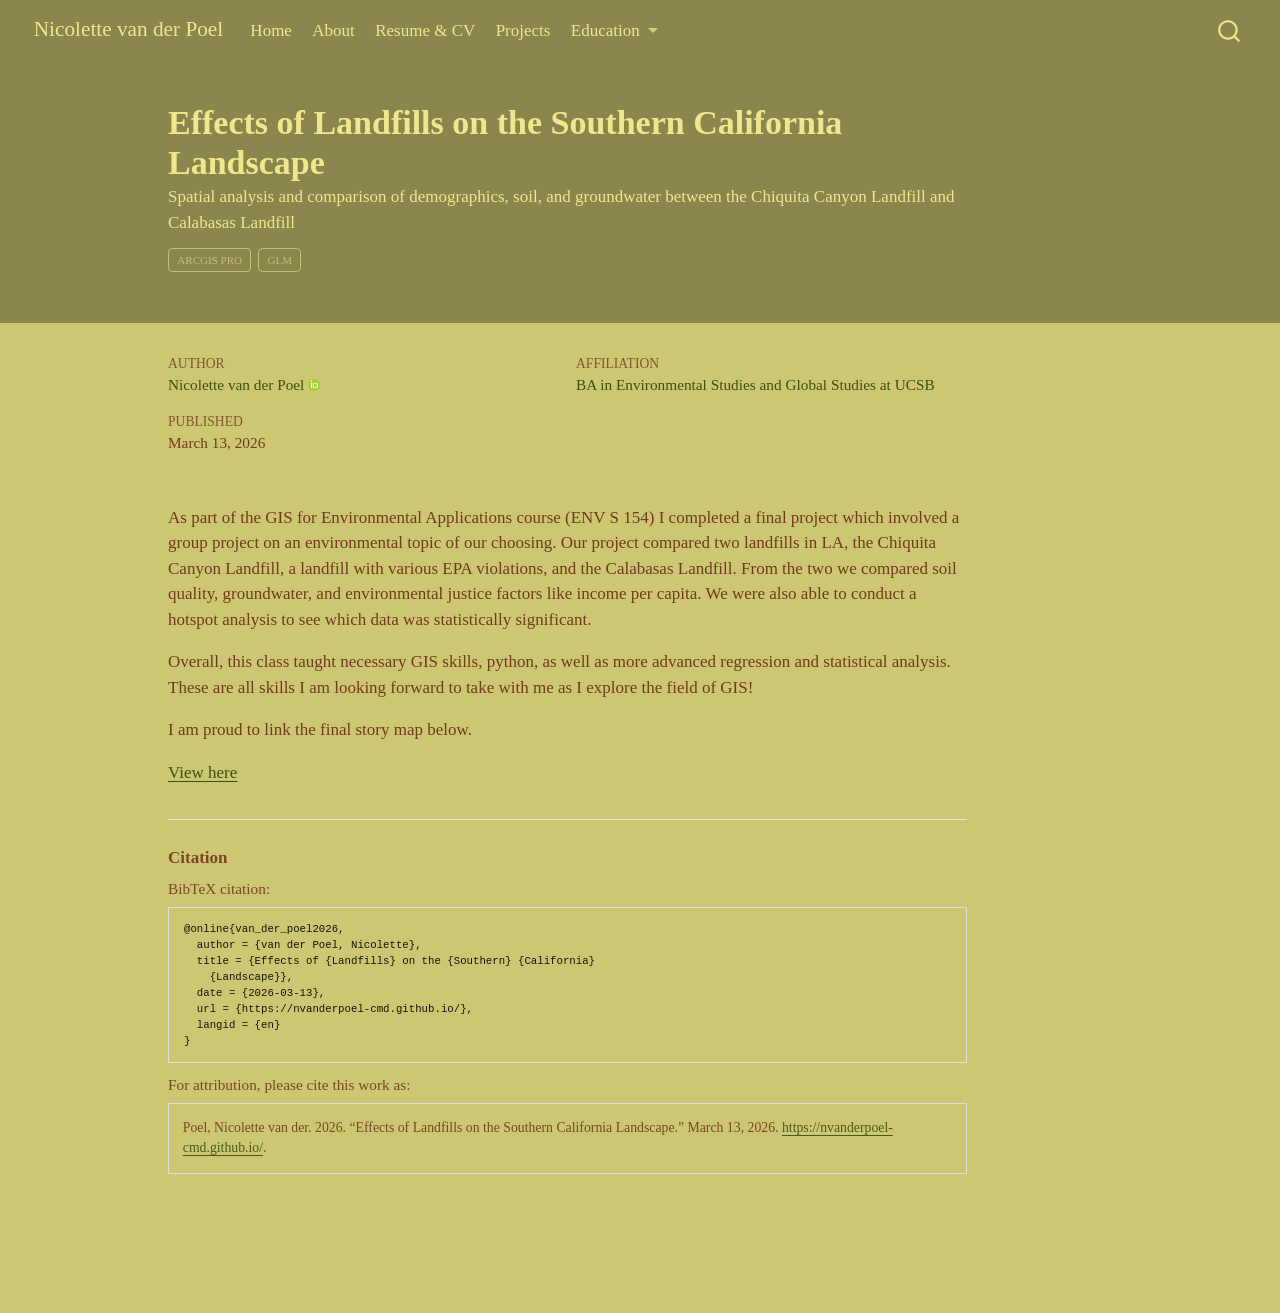
<file: docs/projects/2026-03-06-Landfill-effects/index.html>
<!DOCTYPE html>
<html xmlns="http://www.w3.org/1999/xhtml" lang="en" xml:lang="en"><head>

<meta charset="utf-8">
<meta name="generator" content="quarto-1.8.25">

<meta name="viewport" content="width=device-width, initial-scale=1.0, user-scalable=yes">

<meta name="author" content="Nicolette van der Poel">
<meta name="dcterms.date" content="2026-03-13">
<meta name="description" content="Spatial analysis and comparison of demographics, soil, and groundwater between the Chiquita Canyon Landfill and Calabasas Landfill">

<title>Effects of Landfills on the Southern California Landscape – Nicolette van der Poel</title>
<style>
code{white-space: pre-wrap;}
span.smallcaps{font-variant: small-caps;}
div.columns{display: flex; gap: min(4vw, 1.5em);}
div.column{flex: auto; overflow-x: auto;}
div.hanging-indent{margin-left: 1.5em; text-indent: -1.5em;}
ul.task-list{list-style: none;}
ul.task-list li input[type="checkbox"] {
  width: 0.8em;
  margin: 0 0.8em 0.2em -1em; /* quarto-specific, see https://github.com/quarto-dev/quarto-cli/issues/4556 */ 
  vertical-align: middle;
}
</style>


<script src="../../site_libs/quarto-nav/quarto-nav.js"></script>
<script src="../../site_libs/quarto-nav/headroom.min.js"></script>
<script src="../../site_libs/clipboard/clipboard.min.js"></script>
<script src="../../site_libs/quarto-search/autocomplete.umd.js"></script>
<script src="../../site_libs/quarto-search/fuse.min.js"></script>
<script src="../../site_libs/quarto-search/quarto-search.js"></script>
<meta name="quarto:offset" content="../../">
<script src="../../site_libs/quarto-html/quarto.js" type="module"></script>
<script src="../../site_libs/quarto-html/tabsets/tabsets.js" type="module"></script>
<script src="../../site_libs/quarto-html/axe/axe-check.js" type="module"></script>
<script src="../../site_libs/quarto-html/popper.min.js"></script>
<script src="../../site_libs/quarto-html/tippy.umd.min.js"></script>
<script src="../../site_libs/quarto-html/anchor.min.js"></script>
<link href="../../site_libs/quarto-html/tippy.css" rel="stylesheet">
<link href="../../site_libs/quarto-html/quarto-syntax-highlighting-7b89279ff1a6dce999919e0e67d4d9ec.css" rel="stylesheet" id="quarto-text-highlighting-styles">
<script src="../../site_libs/bootstrap/bootstrap.min.js"></script>
<link href="../../site_libs/bootstrap/bootstrap-icons.css" rel="stylesheet">
<link href="../../site_libs/bootstrap/bootstrap-db6f4061c0c87a565752037946c403bd.min.css" rel="stylesheet" append-hash="true" id="quarto-bootstrap" data-mode="light">
<script id="quarto-search-options" type="application/json">{
  "location": "navbar",
  "copy-button": false,
  "collapse-after": 3,
  "panel-placement": "end",
  "type": "overlay",
  "limit": 50,
  "keyboard-shortcut": [
    "f",
    "/",
    "s"
  ],
  "show-item-context": false,
  "language": {
    "search-no-results-text": "No results",
    "search-matching-documents-text": "matching documents",
    "search-copy-link-title": "Copy link to search",
    "search-hide-matches-text": "Hide additional matches",
    "search-more-match-text": "more match in this document",
    "search-more-matches-text": "more matches in this document",
    "search-clear-button-title": "Clear",
    "search-text-placeholder": "",
    "search-detached-cancel-button-title": "Cancel",
    "search-submit-button-title": "Submit",
    "search-label": "Search"
  }
}</script>


<link rel="stylesheet" href="../../styles.css">
</head>

<body class="nav-fixed quarto-light">

<div id="quarto-search-results"></div>
  <header id="quarto-header" class="headroom fixed-top quarto-banner">
    <nav class="navbar navbar-expand-lg " data-bs-theme="dark">
      <div class="navbar-container container-fluid">
      <div class="navbar-brand-container mx-auto">
    <a href="../../index.html" class="navbar-brand navbar-brand-logo">
    </a>
    <a class="navbar-brand" href="../../index.html">
    <span class="navbar-title">Nicolette van der Poel</span>
    </a>
  </div>
            <div id="quarto-search" class="" title="Search"></div>
          <button class="navbar-toggler" type="button" data-bs-toggle="collapse" data-bs-target="#navbarCollapse" aria-controls="navbarCollapse" role="menu" aria-expanded="false" aria-label="Toggle navigation" onclick="if (window.quartoToggleHeadroom) { window.quartoToggleHeadroom(); }">
  <span class="navbar-toggler-icon"></span>
</button>
          <div class="collapse navbar-collapse" id="navbarCollapse">
            <ul class="navbar-nav navbar-nav-scroll me-auto">
  <li class="nav-item">
    <a class="nav-link" href="../../index.html"> 
<span class="menu-text">Home</span></a>
  </li>  
  <li class="nav-item">
    <a class="nav-link" href="../../about.html"> 
<span class="menu-text">About</span></a>
  </li>  
  <li class="nav-item">
    <a class="nav-link" href="../../CV.html"> 
<span class="menu-text">Resume &amp; CV</span></a>
  </li>  
  <li class="nav-item">
    <a class="nav-link" href="../../projects/projects.html"> 
<span class="menu-text">Projects</span></a>
  </li>  
  <li class="nav-item dropdown ">
    <a class="nav-link dropdown-toggle" href="#" id="nav-menu-education" role="link" data-bs-toggle="dropdown" aria-expanded="false">
 <span class="menu-text">Education</span>
    </a>
    <ul class="dropdown-menu" aria-labelledby="nav-menu-education">    
        <li>
    <a class="dropdown-item" href="../../study_abroad.html">
 <span class="dropdown-text">Study Abroad</span></a>
  </li>  
        <li>
    <a class="dropdown-item" href="../../rowing.html">
 <span class="dropdown-text">Rowing</span></a>
  </li>  
    </ul>
  </li>
</ul>
          </div> <!-- /navcollapse -->
            <div class="quarto-navbar-tools">
</div>
      </div> <!-- /container-fluid -->
    </nav>
</header>
<!-- content -->
<header id="title-block-header" class="quarto-title-block default page-columns page-full">
  <div class="quarto-title-banner page-columns page-full">
    <div class="quarto-title column-body">
      <h1 class="title">Effects of Landfills on the Southern California Landscape</h1>
                  <div>
        <div class="description">
          Spatial analysis and comparison of demographics, soil, and groundwater between the Chiquita Canyon Landfill and Calabasas Landfill
        </div>
      </div>
                          <div class="quarto-categories">
                <div class="quarto-category">ArcGIS Pro</div>
                <div class="quarto-category">GLM</div>
              </div>
                  </div>
  </div>
    
  <div class="quarto-title-meta-author">
    <div class="quarto-title-meta-heading">Author</div>
    <div class="quarto-title-meta-heading">Affiliation</div>
    
      <div class="quarto-title-meta-contents">
      <p class="author"><a href="https://nvanderpoel-cmd.github.io/">Nicolette van der Poel</a> <a href="https://orcid.org/0000-0002-5300-3075" class="quarto-title-author-orcid"> <img src="[data-uri]"></a></p>
    </div>
    <div class="quarto-title-meta-contents">
          <p class="affiliation">
              <a href="https://es.ucsb.edu/">
              BA in Environmental Studies and Global Studies at UCSB
              </a>
            </p>
        </div>
    </div>

  <div class="quarto-title-meta">

        
      <div>
      <div class="quarto-title-meta-heading">Published</div>
      <div class="quarto-title-meta-contents">
        <p class="date">March 13, 2026</p>
      </div>
    </div>
    
      
    </div>
    
  
  </header><div id="quarto-content" class="quarto-container page-columns page-rows-contents page-layout-article page-navbar">
<!-- sidebar -->
<!-- margin-sidebar -->
    <div id="quarto-margin-sidebar" class="sidebar margin-sidebar zindex-bottom">
        
    </div>
<!-- main -->
<main class="content quarto-banner-title-block" id="quarto-document-content">





<p>As part of the GIS for Environmental Applications course (ENV S 154) I completed a final project which involved a group project on an environmental topic of our choosing. Our project compared two landfills in LA, the Chiquita Canyon Landfill, a landfill with various EPA violations, and the Calabasas Landfill. From the two we compared soil quality, groundwater, and environmental justice factors like income per capita. We were also able to conduct a hotspot analysis to see which data was statistically significant.</p>
<p>Overall, this class taught necessary GIS skills, python, as well as more advanced regression and statistical analysis. These are all skills I am looking forward to take with me as I explore the field of GIS!</p>
<p>I am proud to link the final story map below.</p>
<p><a href="https://arcg.is/1nWLqC0">View here</a></p>



<div id="quarto-appendix" class="default"><section class="quarto-appendix-contents" id="quarto-citation"><h2 class="anchored quarto-appendix-heading">Citation</h2><div><div class="quarto-appendix-secondary-label">BibTeX citation:</div><pre class="sourceCode code-with-copy quarto-appendix-bibtex"><code class="sourceCode bibtex">@online{van_der_poel2026,
  author = {van der Poel, Nicolette},
  title = {Effects of {Landfills} on the {Southern} {California}
    {Landscape}},
  date = {2026-03-13},
  url = {https://nvanderpoel-cmd.github.io/},
  langid = {en}
}
</code><button title="Copy to Clipboard" class="code-copy-button"><i class="bi"></i></button></pre><div class="quarto-appendix-secondary-label">For attribution, please cite this work as:</div><div id="ref-van_der_poel2026" class="csl-entry quarto-appendix-citeas" role="listitem">
Poel, Nicolette van der. 2026. <span>“Effects of Landfills on the
Southern California Landscape.”</span> March 13, 2026. <a href="https://nvanderpoel-cmd.github.io/">https://nvanderpoel-cmd.github.io/</a>.
</div></div></section></div></main> <!-- /main -->
<script id="quarto-html-after-body" type="application/javascript">
  window.document.addEventListener("DOMContentLoaded", function (event) {
    const icon = "";
    const anchorJS = new window.AnchorJS();
    anchorJS.options = {
      placement: 'right',
      icon: icon
    };
    anchorJS.add('.anchored');
    const isCodeAnnotation = (el) => {
      for (const clz of el.classList) {
        if (clz.startsWith('code-annotation-')) {                     
          return true;
        }
      }
      return false;
    }
    const onCopySuccess = function(e) {
      // button target
      const button = e.trigger;
      // don't keep focus
      button.blur();
      // flash "checked"
      button.classList.add('code-copy-button-checked');
      var currentTitle = button.getAttribute("title");
      button.setAttribute("title", "Copied!");
      let tooltip;
      if (window.bootstrap) {
        button.setAttribute("data-bs-toggle", "tooltip");
        button.setAttribute("data-bs-placement", "left");
        button.setAttribute("data-bs-title", "Copied!");
        tooltip = new bootstrap.Tooltip(button, 
          { trigger: "manual", 
            customClass: "code-copy-button-tooltip",
            offset: [0, -8]});
        tooltip.show();    
      }
      setTimeout(function() {
        if (tooltip) {
          tooltip.hide();
          button.removeAttribute("data-bs-title");
          button.removeAttribute("data-bs-toggle");
          button.removeAttribute("data-bs-placement");
        }
        button.setAttribute("title", currentTitle);
        button.classList.remove('code-copy-button-checked');
      }, 1000);
      // clear code selection
      e.clearSelection();
    }
    const getTextToCopy = function(trigger) {
      const outerScaffold = trigger.parentElement.cloneNode(true);
      const codeEl = outerScaffold.querySelector('code');
      for (const childEl of codeEl.children) {
        if (isCodeAnnotation(childEl)) {
          childEl.remove();
        }
      }
      return codeEl.innerText;
    }
    const clipboard = new window.ClipboardJS('.code-copy-button:not([data-in-quarto-modal])', {
      text: getTextToCopy
    });
    clipboard.on('success', onCopySuccess);
    if (window.document.getElementById('quarto-embedded-source-code-modal')) {
      const clipboardModal = new window.ClipboardJS('.code-copy-button[data-in-quarto-modal]', {
        text: getTextToCopy,
        container: window.document.getElementById('quarto-embedded-source-code-modal')
      });
      clipboardModal.on('success', onCopySuccess);
    }
      var localhostRegex = new RegExp(/^(?:http|https):\/\/localhost\:?[0-9]*\//);
      var mailtoRegex = new RegExp(/^mailto:/);
        var filterRegex = new RegExp('/' + window.location.host + '/');
      var isInternal = (href) => {
          return filterRegex.test(href) || localhostRegex.test(href) || mailtoRegex.test(href);
      }
      // Inspect non-navigation links and adorn them if external
     var links = window.document.querySelectorAll('a[href]:not(.nav-link):not(.navbar-brand):not(.toc-action):not(.sidebar-link):not(.sidebar-item-toggle):not(.pagination-link):not(.no-external):not([aria-hidden]):not(.dropdown-item):not(.quarto-navigation-tool):not(.about-link)');
      for (var i=0; i<links.length; i++) {
        const link = links[i];
        if (!isInternal(link.href)) {
          // undo the damage that might have been done by quarto-nav.js in the case of
          // links that we want to consider external
          if (link.dataset.originalHref !== undefined) {
            link.href = link.dataset.originalHref;
          }
        }
      }
    function tippyHover(el, contentFn, onTriggerFn, onUntriggerFn) {
      const config = {
        allowHTML: true,
        maxWidth: 500,
        delay: 100,
        arrow: false,
        appendTo: function(el) {
            return el.parentElement;
        },
        interactive: true,
        interactiveBorder: 10,
        theme: 'quarto',
        placement: 'bottom-start',
      };
      if (contentFn) {
        config.content = contentFn;
      }
      if (onTriggerFn) {
        config.onTrigger = onTriggerFn;
      }
      if (onUntriggerFn) {
        config.onUntrigger = onUntriggerFn;
      }
      window.tippy(el, config); 
    }
    const noterefs = window.document.querySelectorAll('a[role="doc-noteref"]');
    for (var i=0; i<noterefs.length; i++) {
      const ref = noterefs[i];
      tippyHover(ref, function() {
        // use id or data attribute instead here
        let href = ref.getAttribute('data-footnote-href') || ref.getAttribute('href');
        try { href = new URL(href).hash; } catch {}
        const id = href.replace(/^#\/?/, "");
        const note = window.document.getElementById(id);
        if (note) {
          return note.innerHTML;
        } else {
          return "";
        }
      });
    }
    const xrefs = window.document.querySelectorAll('a.quarto-xref');
    const processXRef = (id, note) => {
      // Strip column container classes
      const stripColumnClz = (el) => {
        el.classList.remove("page-full", "page-columns");
        if (el.children) {
          for (const child of el.children) {
            stripColumnClz(child);
          }
        }
      }
      stripColumnClz(note)
      if (id === null || id.startsWith('sec-')) {
        // Special case sections, only their first couple elements
        const container = document.createElement("div");
        if (note.children && note.children.length > 2) {
          container.appendChild(note.children[0].cloneNode(true));
          for (let i = 1; i < note.children.length; i++) {
            const child = note.children[i];
            if (child.tagName === "P" && child.innerText === "") {
              continue;
            } else {
              container.appendChild(child.cloneNode(true));
              break;
            }
          }
          if (window.Quarto?.typesetMath) {
            window.Quarto.typesetMath(container);
          }
          return container.innerHTML
        } else {
          if (window.Quarto?.typesetMath) {
            window.Quarto.typesetMath(note);
          }
          return note.innerHTML;
        }
      } else {
        // Remove any anchor links if they are present
        const anchorLink = note.querySelector('a.anchorjs-link');
        if (anchorLink) {
          anchorLink.remove();
        }
        if (window.Quarto?.typesetMath) {
          window.Quarto.typesetMath(note);
        }
        if (note.classList.contains("callout")) {
          return note.outerHTML;
        } else {
          return note.innerHTML;
        }
      }
    }
    for (var i=0; i<xrefs.length; i++) {
      const xref = xrefs[i];
      tippyHover(xref, undefined, function(instance) {
        instance.disable();
        let url = xref.getAttribute('href');
        let hash = undefined; 
        if (url.startsWith('#')) {
          hash = url;
        } else {
          try { hash = new URL(url).hash; } catch {}
        }
        if (hash) {
          const id = hash.replace(/^#\/?/, "");
          const note = window.document.getElementById(id);
          if (note !== null) {
            try {
              const html = processXRef(id, note.cloneNode(true));
              instance.setContent(html);
            } finally {
              instance.enable();
              instance.show();
            }
          } else {
            // See if we can fetch this
            fetch(url.split('#')[0])
            .then(res => res.text())
            .then(html => {
              const parser = new DOMParser();
              const htmlDoc = parser.parseFromString(html, "text/html");
              const note = htmlDoc.getElementById(id);
              if (note !== null) {
                const html = processXRef(id, note);
                instance.setContent(html);
              } 
            }).finally(() => {
              instance.enable();
              instance.show();
            });
          }
        } else {
          // See if we can fetch a full url (with no hash to target)
          // This is a special case and we should probably do some content thinning / targeting
          fetch(url)
          .then(res => res.text())
          .then(html => {
            const parser = new DOMParser();
            const htmlDoc = parser.parseFromString(html, "text/html");
            const note = htmlDoc.querySelector('main.content');
            if (note !== null) {
              // This should only happen for chapter cross references
              // (since there is no id in the URL)
              // remove the first header
              if (note.children.length > 0 && note.children[0].tagName === "HEADER") {
                note.children[0].remove();
              }
              const html = processXRef(null, note);
              instance.setContent(html);
            } 
          }).finally(() => {
            instance.enable();
            instance.show();
          });
        }
      }, function(instance) {
      });
    }
        let selectedAnnoteEl;
        const selectorForAnnotation = ( cell, annotation) => {
          let cellAttr = 'data-code-cell="' + cell + '"';
          let lineAttr = 'data-code-annotation="' +  annotation + '"';
          const selector = 'span[' + cellAttr + '][' + lineAttr + ']';
          return selector;
        }
        const selectCodeLines = (annoteEl) => {
          const doc = window.document;
          const targetCell = annoteEl.getAttribute("data-target-cell");
          const targetAnnotation = annoteEl.getAttribute("data-target-annotation");
          const annoteSpan = window.document.querySelector(selectorForAnnotation(targetCell, targetAnnotation));
          const lines = annoteSpan.getAttribute("data-code-lines").split(",");
          const lineIds = lines.map((line) => {
            return targetCell + "-" + line;
          })
          let top = null;
          let height = null;
          let parent = null;
          if (lineIds.length > 0) {
              //compute the position of the single el (top and bottom and make a div)
              const el = window.document.getElementById(lineIds[0]);
              top = el.offsetTop;
              height = el.offsetHeight;
              parent = el.parentElement.parentElement;
            if (lineIds.length > 1) {
              const lastEl = window.document.getElementById(lineIds[lineIds.length - 1]);
              const bottom = lastEl.offsetTop + lastEl.offsetHeight;
              height = bottom - top;
            }
            if (top !== null && height !== null && parent !== null) {
              // cook up a div (if necessary) and position it 
              let div = window.document.getElementById("code-annotation-line-highlight");
              if (div === null) {
                div = window.document.createElement("div");
                div.setAttribute("id", "code-annotation-line-highlight");
                div.style.position = 'absolute';
                parent.appendChild(div);
              }
              div.style.top = top - 2 + "px";
              div.style.height = height + 4 + "px";
              div.style.left = 0;
              let gutterDiv = window.document.getElementById("code-annotation-line-highlight-gutter");
              if (gutterDiv === null) {
                gutterDiv = window.document.createElement("div");
                gutterDiv.setAttribute("id", "code-annotation-line-highlight-gutter");
                gutterDiv.style.position = 'absolute';
                const codeCell = window.document.getElementById(targetCell);
                const gutter = codeCell.querySelector('.code-annotation-gutter');
                gutter.appendChild(gutterDiv);
              }
              gutterDiv.style.top = top - 2 + "px";
              gutterDiv.style.height = height + 4 + "px";
            }
            selectedAnnoteEl = annoteEl;
          }
        };
        const unselectCodeLines = () => {
          const elementsIds = ["code-annotation-line-highlight", "code-annotation-line-highlight-gutter"];
          elementsIds.forEach((elId) => {
            const div = window.document.getElementById(elId);
            if (div) {
              div.remove();
            }
          });
          selectedAnnoteEl = undefined;
        };
          // Handle positioning of the toggle
      window.addEventListener(
        "resize",
        throttle(() => {
          elRect = undefined;
          if (selectedAnnoteEl) {
            selectCodeLines(selectedAnnoteEl);
          }
        }, 10)
      );
      function throttle(fn, ms) {
      let throttle = false;
      let timer;
        return (...args) => {
          if(!throttle) { // first call gets through
              fn.apply(this, args);
              throttle = true;
          } else { // all the others get throttled
              if(timer) clearTimeout(timer); // cancel #2
              timer = setTimeout(() => {
                fn.apply(this, args);
                timer = throttle = false;
              }, ms);
          }
        };
      }
        // Attach click handler to the DT
        const annoteDls = window.document.querySelectorAll('dt[data-target-cell]');
        for (const annoteDlNode of annoteDls) {
          annoteDlNode.addEventListener('click', (event) => {
            const clickedEl = event.target;
            if (clickedEl !== selectedAnnoteEl) {
              unselectCodeLines();
              const activeEl = window.document.querySelector('dt[data-target-cell].code-annotation-active');
              if (activeEl) {
                activeEl.classList.remove('code-annotation-active');
              }
              selectCodeLines(clickedEl);
              clickedEl.classList.add('code-annotation-active');
            } else {
              // Unselect the line
              unselectCodeLines();
              clickedEl.classList.remove('code-annotation-active');
            }
          });
        }
    const findCites = (el) => {
      const parentEl = el.parentElement;
      if (parentEl) {
        const cites = parentEl.dataset.cites;
        if (cites) {
          return {
            el,
            cites: cites.split(' ')
          };
        } else {
          return findCites(el.parentElement)
        }
      } else {
        return undefined;
      }
    };
    var bibliorefs = window.document.querySelectorAll('a[role="doc-biblioref"]');
    for (var i=0; i<bibliorefs.length; i++) {
      const ref = bibliorefs[i];
      const citeInfo = findCites(ref);
      if (citeInfo) {
        tippyHover(citeInfo.el, function() {
          var popup = window.document.createElement('div');
          citeInfo.cites.forEach(function(cite) {
            var citeDiv = window.document.createElement('div');
            citeDiv.classList.add('hanging-indent');
            citeDiv.classList.add('csl-entry');
            var biblioDiv = window.document.getElementById('ref-' + cite);
            if (biblioDiv) {
              citeDiv.innerHTML = biblioDiv.innerHTML;
            }
            popup.appendChild(citeDiv);
          });
          return popup.innerHTML;
        });
      }
    }
  });
  </script>
</div> <!-- /content -->




</body></html>
</file>
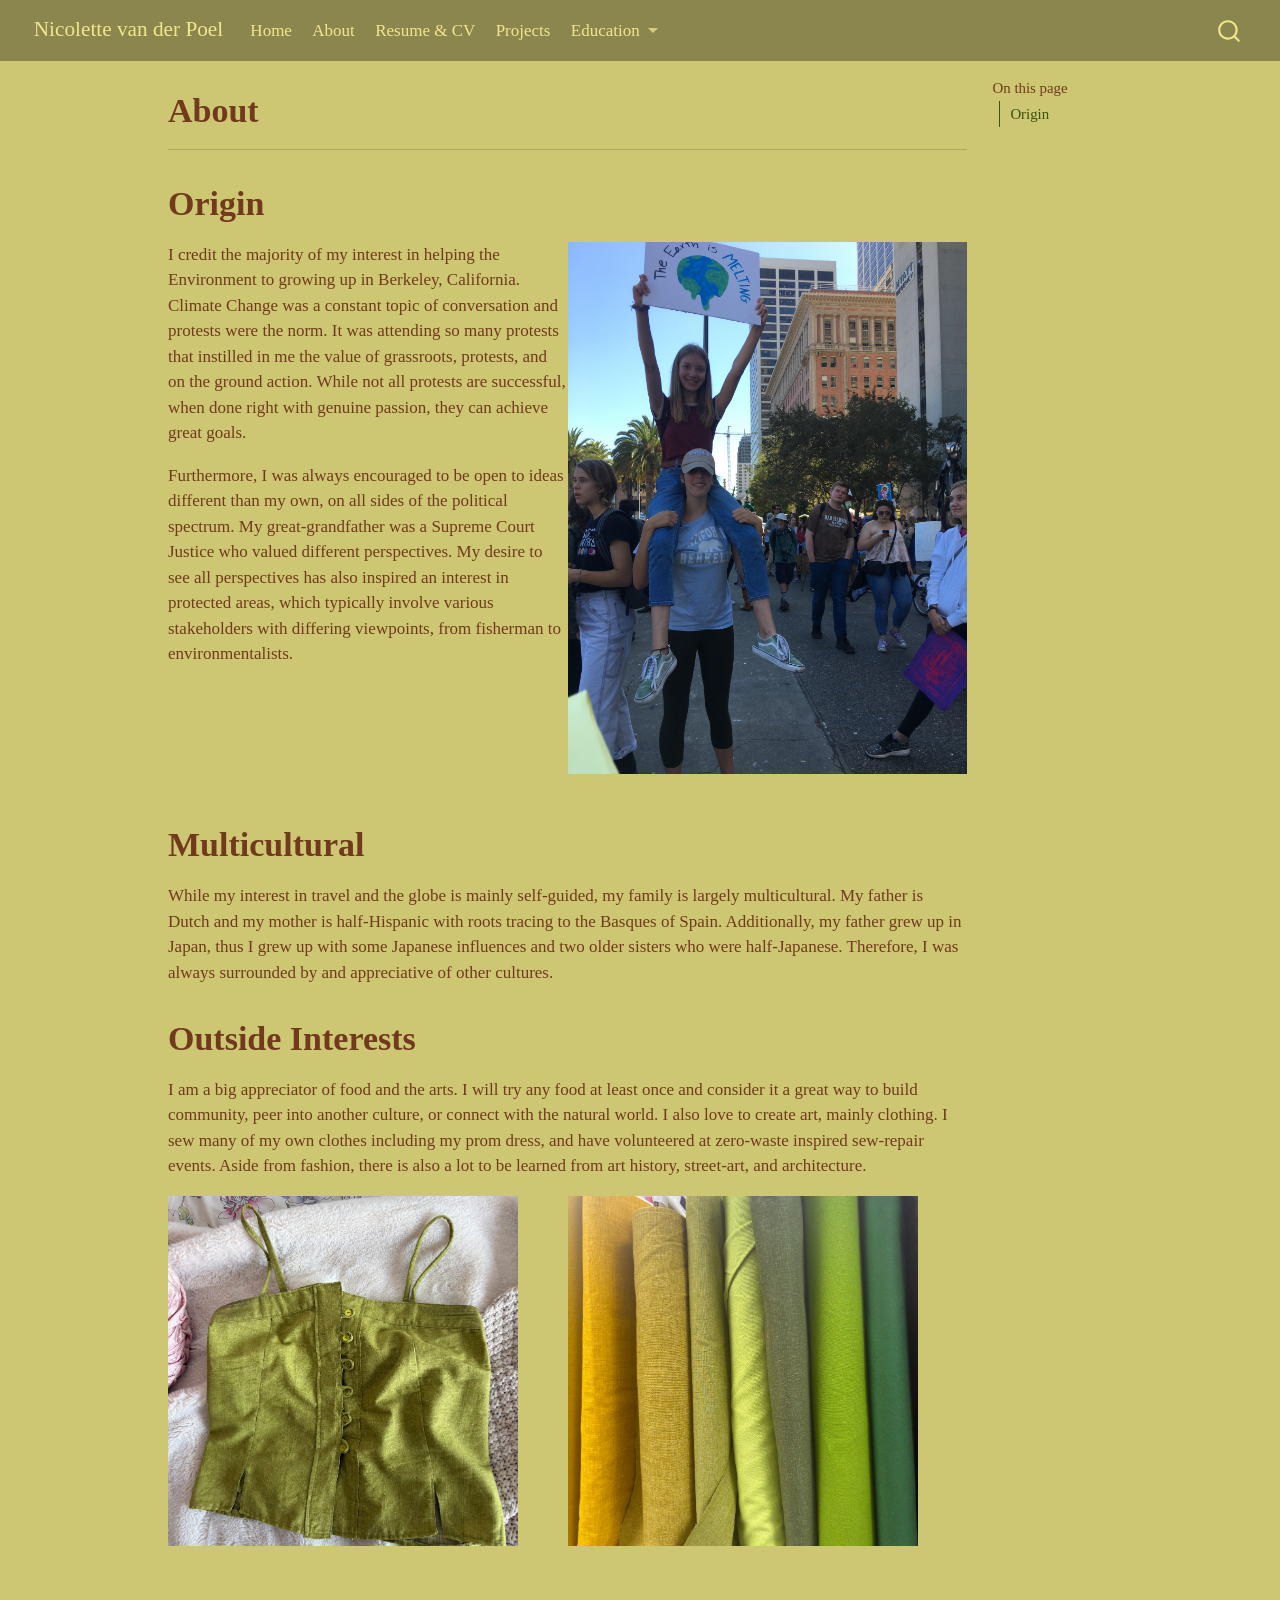
<file: docs/about.html>
<!DOCTYPE html>
<html xmlns="http://www.w3.org/1999/xhtml" lang="en" xml:lang="en"><head>

<meta charset="utf-8">
<meta name="generator" content="quarto-1.8.25">

<meta name="viewport" content="width=device-width, initial-scale=1.0, user-scalable=yes">


<title>About – Nicolette van der Poel</title>
<style>
code{white-space: pre-wrap;}
span.smallcaps{font-variant: small-caps;}
div.columns{display: flex; gap: min(4vw, 1.5em);}
div.column{flex: auto; overflow-x: auto;}
div.hanging-indent{margin-left: 1.5em; text-indent: -1.5em;}
ul.task-list{list-style: none;}
ul.task-list li input[type="checkbox"] {
  width: 0.8em;
  margin: 0 0.8em 0.2em -1em; /* quarto-specific, see https://github.com/quarto-dev/quarto-cli/issues/4556 */ 
  vertical-align: middle;
}
</style>


<script src="site_libs/quarto-nav/quarto-nav.js"></script>
<script src="site_libs/quarto-nav/headroom.min.js"></script>
<script src="site_libs/clipboard/clipboard.min.js"></script>
<script src="site_libs/quarto-search/autocomplete.umd.js"></script>
<script src="site_libs/quarto-search/fuse.min.js"></script>
<script src="site_libs/quarto-search/quarto-search.js"></script>
<meta name="quarto:offset" content="./">
<script src="site_libs/quarto-html/quarto.js" type="module"></script>
<script src="site_libs/quarto-html/tabsets/tabsets.js" type="module"></script>
<script src="site_libs/quarto-html/axe/axe-check.js" type="module"></script>
<script src="site_libs/quarto-html/popper.min.js"></script>
<script src="site_libs/quarto-html/tippy.umd.min.js"></script>
<script src="site_libs/quarto-html/anchor.min.js"></script>
<link href="site_libs/quarto-html/tippy.css" rel="stylesheet">
<link href="site_libs/quarto-html/quarto-syntax-highlighting-7b89279ff1a6dce999919e0e67d4d9ec.css" rel="stylesheet" id="quarto-text-highlighting-styles">
<script src="site_libs/bootstrap/bootstrap.min.js"></script>
<link href="site_libs/bootstrap/bootstrap-icons.css" rel="stylesheet">
<link href="site_libs/bootstrap/bootstrap-db6f4061c0c87a565752037946c403bd.min.css" rel="stylesheet" append-hash="true" id="quarto-bootstrap" data-mode="light">
<script id="quarto-search-options" type="application/json">{
  "location": "navbar",
  "copy-button": false,
  "collapse-after": 3,
  "panel-placement": "end",
  "type": "overlay",
  "limit": 50,
  "keyboard-shortcut": [
    "f",
    "/",
    "s"
  ],
  "show-item-context": false,
  "language": {
    "search-no-results-text": "No results",
    "search-matching-documents-text": "matching documents",
    "search-copy-link-title": "Copy link to search",
    "search-hide-matches-text": "Hide additional matches",
    "search-more-match-text": "more match in this document",
    "search-more-matches-text": "more matches in this document",
    "search-clear-button-title": "Clear",
    "search-text-placeholder": "",
    "search-detached-cancel-button-title": "Cancel",
    "search-submit-button-title": "Submit",
    "search-label": "Search"
  }
}</script>


<link rel="stylesheet" href="styles.css">
</head>

<body class="nav-fixed quarto-light">

<div id="quarto-search-results"></div>
  <header id="quarto-header" class="headroom fixed-top">
    <nav class="navbar navbar-expand-lg " data-bs-theme="dark">
      <div class="navbar-container container-fluid">
      <div class="navbar-brand-container mx-auto">
    <a href="./index.html" class="navbar-brand navbar-brand-logo">
    </a>
    <a class="navbar-brand" href="./index.html">
    <span class="navbar-title">Nicolette van der Poel</span>
    </a>
  </div>
            <div id="quarto-search" class="" title="Search"></div>
          <button class="navbar-toggler" type="button" data-bs-toggle="collapse" data-bs-target="#navbarCollapse" aria-controls="navbarCollapse" role="menu" aria-expanded="false" aria-label="Toggle navigation" onclick="if (window.quartoToggleHeadroom) { window.quartoToggleHeadroom(); }">
  <span class="navbar-toggler-icon"></span>
</button>
          <div class="collapse navbar-collapse" id="navbarCollapse">
            <ul class="navbar-nav navbar-nav-scroll me-auto">
  <li class="nav-item">
    <a class="nav-link" href="./index.html"> 
<span class="menu-text">Home</span></a>
  </li>  
  <li class="nav-item">
    <a class="nav-link active" href="./about.html" aria-current="page"> 
<span class="menu-text">About</span></a>
  </li>  
  <li class="nav-item">
    <a class="nav-link" href="./CV.html"> 
<span class="menu-text">Resume &amp; CV</span></a>
  </li>  
  <li class="nav-item">
    <a class="nav-link" href="./projects/projects.html"> 
<span class="menu-text">Projects</span></a>
  </li>  
  <li class="nav-item dropdown ">
    <a class="nav-link dropdown-toggle" href="#" id="nav-menu-education" role="link" data-bs-toggle="dropdown" aria-expanded="false">
 <span class="menu-text">Education</span>
    </a>
    <ul class="dropdown-menu" aria-labelledby="nav-menu-education">    
        <li>
    <a class="dropdown-item" href="./study_abroad.html">
 <span class="dropdown-text">Study Abroad</span></a>
  </li>  
        <li>
    <a class="dropdown-item" href="./rowing.html">
 <span class="dropdown-text">Rowing</span></a>
  </li>  
    </ul>
  </li>
</ul>
          </div> <!-- /navcollapse -->
            <div class="quarto-navbar-tools">
</div>
      </div> <!-- /container-fluid -->
    </nav>
</header>
<!-- content -->
<div id="quarto-content" class="quarto-container page-columns page-rows-contents page-layout-article page-navbar">
<!-- sidebar -->
<!-- margin-sidebar -->
    <div id="quarto-margin-sidebar" class="sidebar margin-sidebar">
        <nav id="TOC" role="doc-toc" class="toc-active">
    <h2 id="toc-title">On this page</h2>
   
  <ul>
  <li><a href="#origin" id="toc-origin" class="nav-link active" data-scroll-target="#origin">Origin</a></li>
  </ul>
</nav>
    </div>
<!-- main -->
<main class="content" id="quarto-document-content">

<header id="title-block-header" class="quarto-title-block default">
<div class="quarto-title">
<h1 class="title">About</h1>
</div>



<div class="quarto-title-meta">

    
  
    
  </div>
  


</header>


<hr>
<section id="origin" class="level1">
<h1>Origin</h1>
<div class="columns">
<div class="column" style="width:50%;">
<p>I credit the majority of my interest in helping the Environment to growing up in Berkeley, California. Climate Change was a constant topic of conversation and protests were the norm. It was attending so many protests that instilled in me the value of grassroots, protests, and on the ground action. While not all protests are successful, when done right with genuine passion, they can achieve great goals.</p>
<p>Furthermore, I was always encouraged to be open to ideas different than my own, on all sides of the political spectrum. My great-grandfather was a Supreme Court Justice who valued different perspectives. My desire to see all perspectives has also inspired an interest in protected areas, which typically involve various stakeholders with differing viewpoints, from fisherman to environmentalists.</p>
</div><div class="column" style="width:50%;">
<p><img src="IMG_0558.JPG" class="img-fluid"></p>
</div><section id="multicultural" class="level1">
<h1>Multicultural</h1>
<p>While my interest in travel and the globe is mainly self-guided, my family is largely multicultural. My father is Dutch and my mother is half-Hispanic with roots tracing to the Basques of Spain. Additionally, my father grew up in Japan, thus I grew up with some Japanese influences and two older sisters who were half-Japanese. Therefore, I was always surrounded by and appreciative of other cultures.</p>
</section><section id="outside-interests" class="level1">
<h1>Outside Interests</h1>
<p>I am a big appreciator of food and the arts. I will try any food at least once and consider it a great way to build community, peer into another culture, or connect with the natural world. I also love to create art, mainly clothing. I sew many of my own clothes including my prom dress, and have volunteered at zero-waste inspired sew-repair events. Aside from fashion, there is also a lot to be learned from art history, street-art, and architecture.</p>
<div class="columns">
<div class="column" style="width:50%;">
<p><img src="IMG_4879.jpeg" class="img-fluid" style="width: 350px; height: 350px; object-fit: cover;"></p>
</div><div class="column" style="width:50%;">
<p><img src="IMG_4263.jpeg" class="img-fluid" style="width: 350px; height: 350px; object-fit: cover;"></p>
</div>
</div>
</section>
</div>
</section>

</main> <!-- /main -->
<script id="quarto-html-after-body" type="application/javascript">
  window.document.addEventListener("DOMContentLoaded", function (event) {
    const icon = "";
    const anchorJS = new window.AnchorJS();
    anchorJS.options = {
      placement: 'right',
      icon: icon
    };
    anchorJS.add('.anchored');
    const isCodeAnnotation = (el) => {
      for (const clz of el.classList) {
        if (clz.startsWith('code-annotation-')) {                     
          return true;
        }
      }
      return false;
    }
    const onCopySuccess = function(e) {
      // button target
      const button = e.trigger;
      // don't keep focus
      button.blur();
      // flash "checked"
      button.classList.add('code-copy-button-checked');
      var currentTitle = button.getAttribute("title");
      button.setAttribute("title", "Copied!");
      let tooltip;
      if (window.bootstrap) {
        button.setAttribute("data-bs-toggle", "tooltip");
        button.setAttribute("data-bs-placement", "left");
        button.setAttribute("data-bs-title", "Copied!");
        tooltip = new bootstrap.Tooltip(button, 
          { trigger: "manual", 
            customClass: "code-copy-button-tooltip",
            offset: [0, -8]});
        tooltip.show();    
      }
      setTimeout(function() {
        if (tooltip) {
          tooltip.hide();
          button.removeAttribute("data-bs-title");
          button.removeAttribute("data-bs-toggle");
          button.removeAttribute("data-bs-placement");
        }
        button.setAttribute("title", currentTitle);
        button.classList.remove('code-copy-button-checked');
      }, 1000);
      // clear code selection
      e.clearSelection();
    }
    const getTextToCopy = function(trigger) {
      const outerScaffold = trigger.parentElement.cloneNode(true);
      const codeEl = outerScaffold.querySelector('code');
      for (const childEl of codeEl.children) {
        if (isCodeAnnotation(childEl)) {
          childEl.remove();
        }
      }
      return codeEl.innerText;
    }
    const clipboard = new window.ClipboardJS('.code-copy-button:not([data-in-quarto-modal])', {
      text: getTextToCopy
    });
    clipboard.on('success', onCopySuccess);
    if (window.document.getElementById('quarto-embedded-source-code-modal')) {
      const clipboardModal = new window.ClipboardJS('.code-copy-button[data-in-quarto-modal]', {
        text: getTextToCopy,
        container: window.document.getElementById('quarto-embedded-source-code-modal')
      });
      clipboardModal.on('success', onCopySuccess);
    }
      var localhostRegex = new RegExp(/^(?:http|https):\/\/localhost\:?[0-9]*\//);
      var mailtoRegex = new RegExp(/^mailto:/);
        var filterRegex = new RegExp('/' + window.location.host + '/');
      var isInternal = (href) => {
          return filterRegex.test(href) || localhostRegex.test(href) || mailtoRegex.test(href);
      }
      // Inspect non-navigation links and adorn them if external
     var links = window.document.querySelectorAll('a[href]:not(.nav-link):not(.navbar-brand):not(.toc-action):not(.sidebar-link):not(.sidebar-item-toggle):not(.pagination-link):not(.no-external):not([aria-hidden]):not(.dropdown-item):not(.quarto-navigation-tool):not(.about-link)');
      for (var i=0; i<links.length; i++) {
        const link = links[i];
        if (!isInternal(link.href)) {
          // undo the damage that might have been done by quarto-nav.js in the case of
          // links that we want to consider external
          if (link.dataset.originalHref !== undefined) {
            link.href = link.dataset.originalHref;
          }
        }
      }
    function tippyHover(el, contentFn, onTriggerFn, onUntriggerFn) {
      const config = {
        allowHTML: true,
        maxWidth: 500,
        delay: 100,
        arrow: false,
        appendTo: function(el) {
            return el.parentElement;
        },
        interactive: true,
        interactiveBorder: 10,
        theme: 'quarto',
        placement: 'bottom-start',
      };
      if (contentFn) {
        config.content = contentFn;
      }
      if (onTriggerFn) {
        config.onTrigger = onTriggerFn;
      }
      if (onUntriggerFn) {
        config.onUntrigger = onUntriggerFn;
      }
      window.tippy(el, config); 
    }
    const noterefs = window.document.querySelectorAll('a[role="doc-noteref"]');
    for (var i=0; i<noterefs.length; i++) {
      const ref = noterefs[i];
      tippyHover(ref, function() {
        // use id or data attribute instead here
        let href = ref.getAttribute('data-footnote-href') || ref.getAttribute('href');
        try { href = new URL(href).hash; } catch {}
        const id = href.replace(/^#\/?/, "");
        const note = window.document.getElementById(id);
        if (note) {
          return note.innerHTML;
        } else {
          return "";
        }
      });
    }
    const xrefs = window.document.querySelectorAll('a.quarto-xref');
    const processXRef = (id, note) => {
      // Strip column container classes
      const stripColumnClz = (el) => {
        el.classList.remove("page-full", "page-columns");
        if (el.children) {
          for (const child of el.children) {
            stripColumnClz(child);
          }
        }
      }
      stripColumnClz(note)
      if (id === null || id.startsWith('sec-')) {
        // Special case sections, only their first couple elements
        const container = document.createElement("div");
        if (note.children && note.children.length > 2) {
          container.appendChild(note.children[0].cloneNode(true));
          for (let i = 1; i < note.children.length; i++) {
            const child = note.children[i];
            if (child.tagName === "P" && child.innerText === "") {
              continue;
            } else {
              container.appendChild(child.cloneNode(true));
              break;
            }
          }
          if (window.Quarto?.typesetMath) {
            window.Quarto.typesetMath(container);
          }
          return container.innerHTML
        } else {
          if (window.Quarto?.typesetMath) {
            window.Quarto.typesetMath(note);
          }
          return note.innerHTML;
        }
      } else {
        // Remove any anchor links if they are present
        const anchorLink = note.querySelector('a.anchorjs-link');
        if (anchorLink) {
          anchorLink.remove();
        }
        if (window.Quarto?.typesetMath) {
          window.Quarto.typesetMath(note);
        }
        if (note.classList.contains("callout")) {
          return note.outerHTML;
        } else {
          return note.innerHTML;
        }
      }
    }
    for (var i=0; i<xrefs.length; i++) {
      const xref = xrefs[i];
      tippyHover(xref, undefined, function(instance) {
        instance.disable();
        let url = xref.getAttribute('href');
        let hash = undefined; 
        if (url.startsWith('#')) {
          hash = url;
        } else {
          try { hash = new URL(url).hash; } catch {}
        }
        if (hash) {
          const id = hash.replace(/^#\/?/, "");
          const note = window.document.getElementById(id);
          if (note !== null) {
            try {
              const html = processXRef(id, note.cloneNode(true));
              instance.setContent(html);
            } finally {
              instance.enable();
              instance.show();
            }
          } else {
            // See if we can fetch this
            fetch(url.split('#')[0])
            .then(res => res.text())
            .then(html => {
              const parser = new DOMParser();
              const htmlDoc = parser.parseFromString(html, "text/html");
              const note = htmlDoc.getElementById(id);
              if (note !== null) {
                const html = processXRef(id, note);
                instance.setContent(html);
              } 
            }).finally(() => {
              instance.enable();
              instance.show();
            });
          }
        } else {
          // See if we can fetch a full url (with no hash to target)
          // This is a special case and we should probably do some content thinning / targeting
          fetch(url)
          .then(res => res.text())
          .then(html => {
            const parser = new DOMParser();
            const htmlDoc = parser.parseFromString(html, "text/html");
            const note = htmlDoc.querySelector('main.content');
            if (note !== null) {
              // This should only happen for chapter cross references
              // (since there is no id in the URL)
              // remove the first header
              if (note.children.length > 0 && note.children[0].tagName === "HEADER") {
                note.children[0].remove();
              }
              const html = processXRef(null, note);
              instance.setContent(html);
            } 
          }).finally(() => {
            instance.enable();
            instance.show();
          });
        }
      }, function(instance) {
      });
    }
        let selectedAnnoteEl;
        const selectorForAnnotation = ( cell, annotation) => {
          let cellAttr = 'data-code-cell="' + cell + '"';
          let lineAttr = 'data-code-annotation="' +  annotation + '"';
          const selector = 'span[' + cellAttr + '][' + lineAttr + ']';
          return selector;
        }
        const selectCodeLines = (annoteEl) => {
          const doc = window.document;
          const targetCell = annoteEl.getAttribute("data-target-cell");
          const targetAnnotation = annoteEl.getAttribute("data-target-annotation");
          const annoteSpan = window.document.querySelector(selectorForAnnotation(targetCell, targetAnnotation));
          const lines = annoteSpan.getAttribute("data-code-lines").split(",");
          const lineIds = lines.map((line) => {
            return targetCell + "-" + line;
          })
          let top = null;
          let height = null;
          let parent = null;
          if (lineIds.length > 0) {
              //compute the position of the single el (top and bottom and make a div)
              const el = window.document.getElementById(lineIds[0]);
              top = el.offsetTop;
              height = el.offsetHeight;
              parent = el.parentElement.parentElement;
            if (lineIds.length > 1) {
              const lastEl = window.document.getElementById(lineIds[lineIds.length - 1]);
              const bottom = lastEl.offsetTop + lastEl.offsetHeight;
              height = bottom - top;
            }
            if (top !== null && height !== null && parent !== null) {
              // cook up a div (if necessary) and position it 
              let div = window.document.getElementById("code-annotation-line-highlight");
              if (div === null) {
                div = window.document.createElement("div");
                div.setAttribute("id", "code-annotation-line-highlight");
                div.style.position = 'absolute';
                parent.appendChild(div);
              }
              div.style.top = top - 2 + "px";
              div.style.height = height + 4 + "px";
              div.style.left = 0;
              let gutterDiv = window.document.getElementById("code-annotation-line-highlight-gutter");
              if (gutterDiv === null) {
                gutterDiv = window.document.createElement("div");
                gutterDiv.setAttribute("id", "code-annotation-line-highlight-gutter");
                gutterDiv.style.position = 'absolute';
                const codeCell = window.document.getElementById(targetCell);
                const gutter = codeCell.querySelector('.code-annotation-gutter');
                gutter.appendChild(gutterDiv);
              }
              gutterDiv.style.top = top - 2 + "px";
              gutterDiv.style.height = height + 4 + "px";
            }
            selectedAnnoteEl = annoteEl;
          }
        };
        const unselectCodeLines = () => {
          const elementsIds = ["code-annotation-line-highlight", "code-annotation-line-highlight-gutter"];
          elementsIds.forEach((elId) => {
            const div = window.document.getElementById(elId);
            if (div) {
              div.remove();
            }
          });
          selectedAnnoteEl = undefined;
        };
          // Handle positioning of the toggle
      window.addEventListener(
        "resize",
        throttle(() => {
          elRect = undefined;
          if (selectedAnnoteEl) {
            selectCodeLines(selectedAnnoteEl);
          }
        }, 10)
      );
      function throttle(fn, ms) {
      let throttle = false;
      let timer;
        return (...args) => {
          if(!throttle) { // first call gets through
              fn.apply(this, args);
              throttle = true;
          } else { // all the others get throttled
              if(timer) clearTimeout(timer); // cancel #2
              timer = setTimeout(() => {
                fn.apply(this, args);
                timer = throttle = false;
              }, ms);
          }
        };
      }
        // Attach click handler to the DT
        const annoteDls = window.document.querySelectorAll('dt[data-target-cell]');
        for (const annoteDlNode of annoteDls) {
          annoteDlNode.addEventListener('click', (event) => {
            const clickedEl = event.target;
            if (clickedEl !== selectedAnnoteEl) {
              unselectCodeLines();
              const activeEl = window.document.querySelector('dt[data-target-cell].code-annotation-active');
              if (activeEl) {
                activeEl.classList.remove('code-annotation-active');
              }
              selectCodeLines(clickedEl);
              clickedEl.classList.add('code-annotation-active');
            } else {
              // Unselect the line
              unselectCodeLines();
              clickedEl.classList.remove('code-annotation-active');
            }
          });
        }
    const findCites = (el) => {
      const parentEl = el.parentElement;
      if (parentEl) {
        const cites = parentEl.dataset.cites;
        if (cites) {
          return {
            el,
            cites: cites.split(' ')
          };
        } else {
          return findCites(el.parentElement)
        }
      } else {
        return undefined;
      }
    };
    var bibliorefs = window.document.querySelectorAll('a[role="doc-biblioref"]');
    for (var i=0; i<bibliorefs.length; i++) {
      const ref = bibliorefs[i];
      const citeInfo = findCites(ref);
      if (citeInfo) {
        tippyHover(citeInfo.el, function() {
          var popup = window.document.createElement('div');
          citeInfo.cites.forEach(function(cite) {
            var citeDiv = window.document.createElement('div');
            citeDiv.classList.add('hanging-indent');
            citeDiv.classList.add('csl-entry');
            var biblioDiv = window.document.getElementById('ref-' + cite);
            if (biblioDiv) {
              citeDiv.innerHTML = biblioDiv.innerHTML;
            }
            popup.appendChild(citeDiv);
          });
          return popup.innerHTML;
        });
      }
    }
  });
  </script>
</div> <!-- /content -->




</body></html>
</file>
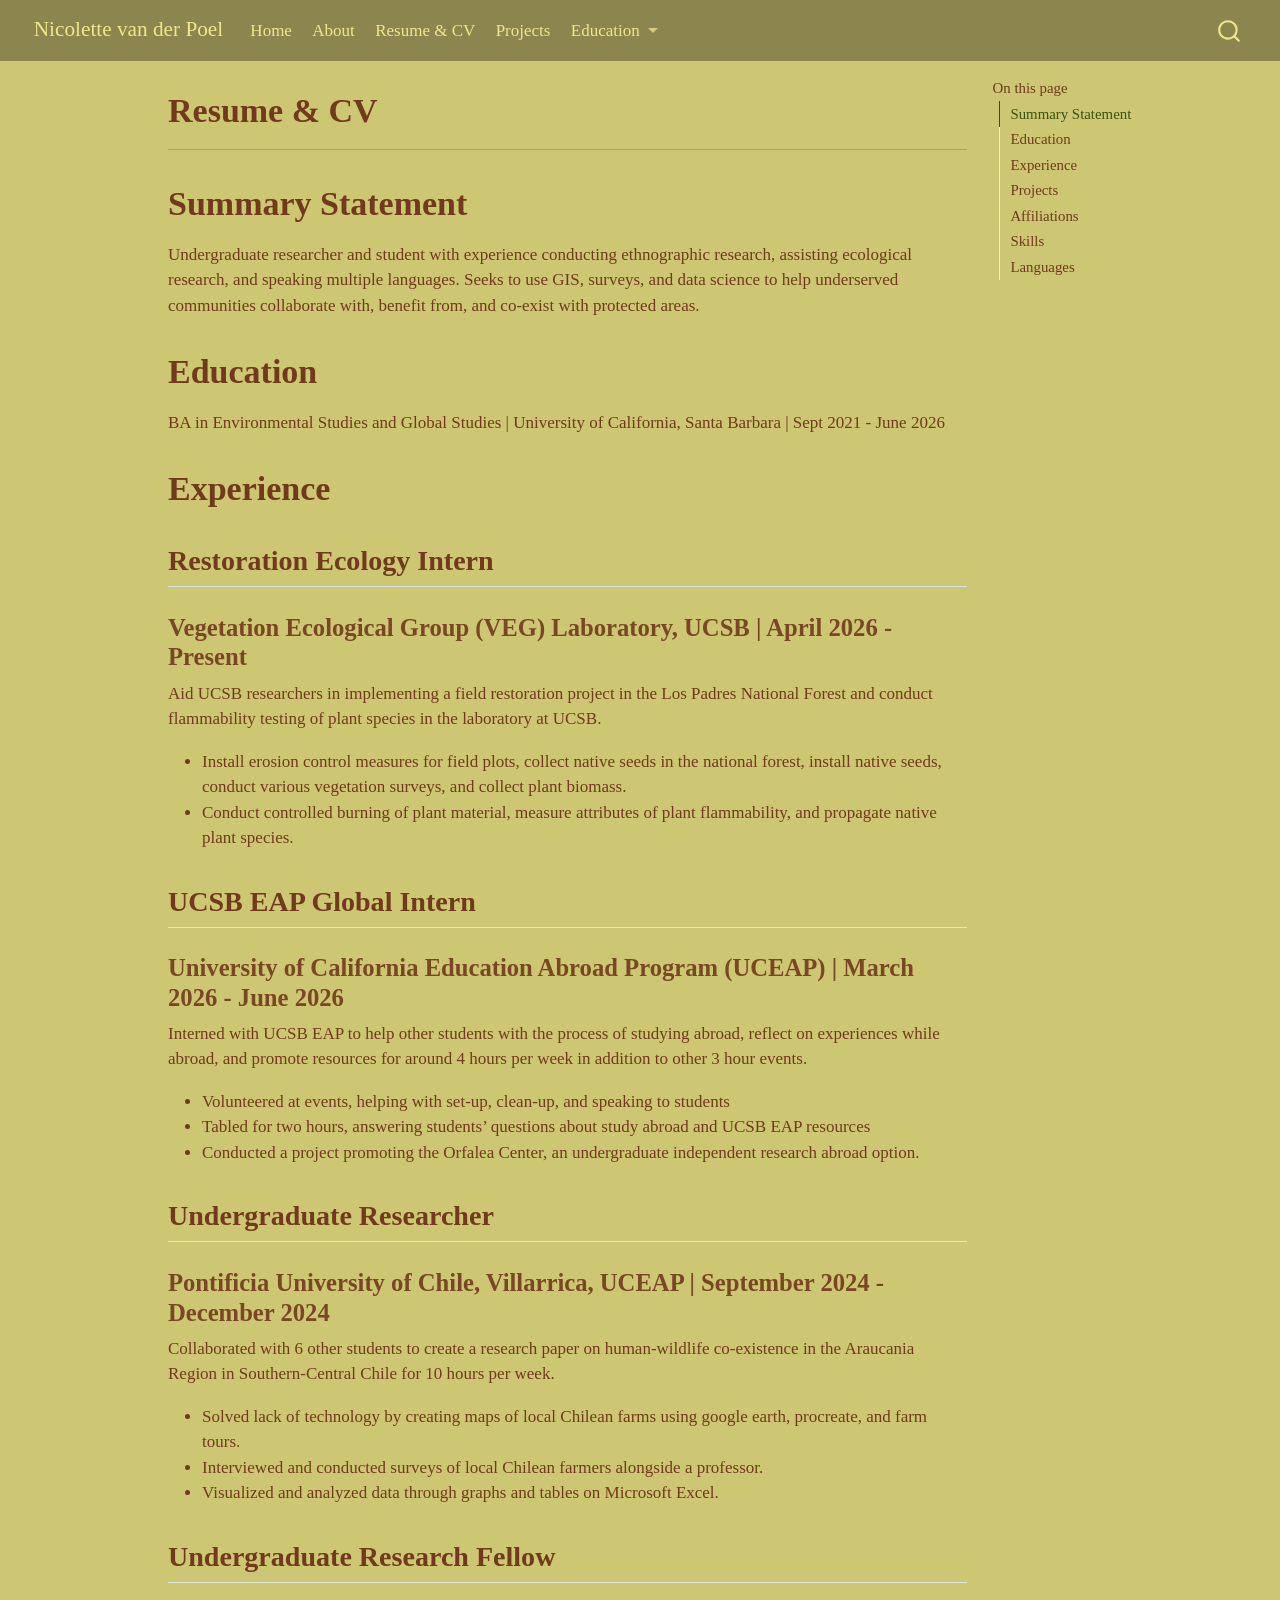
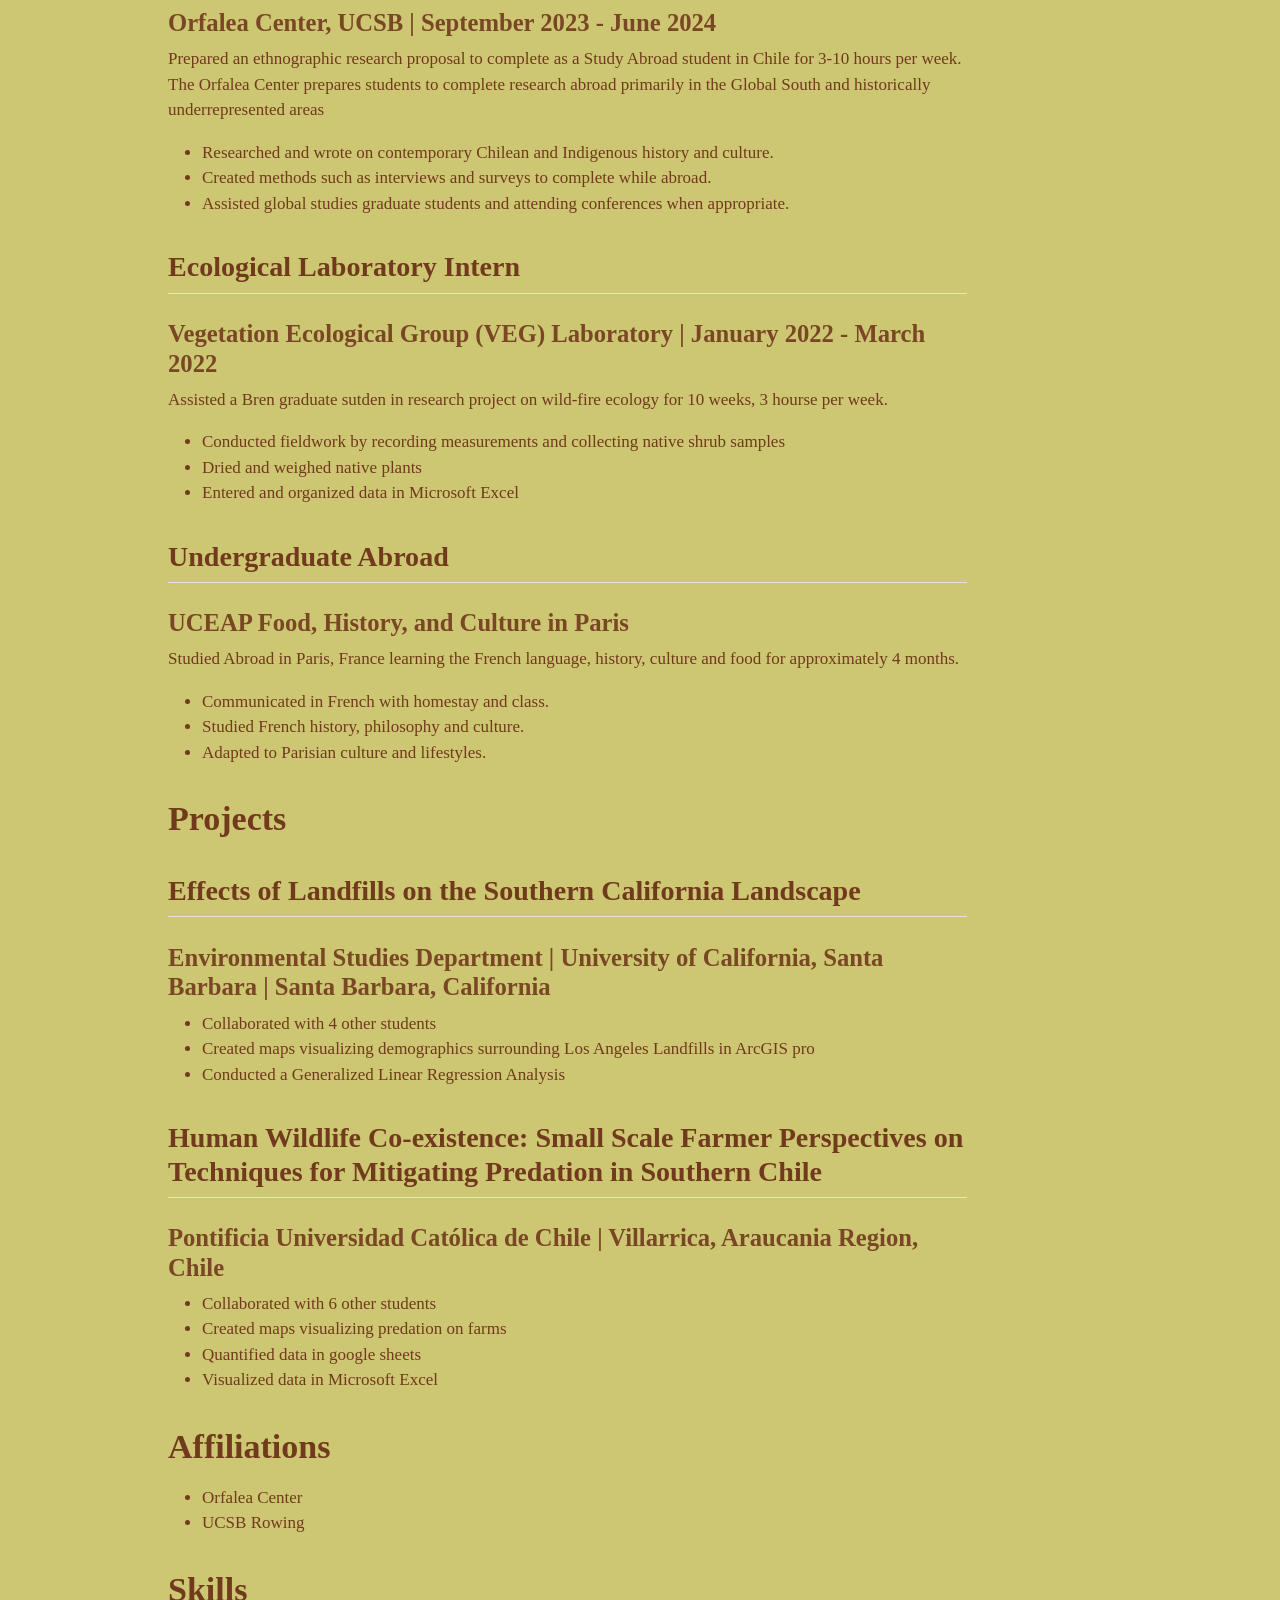
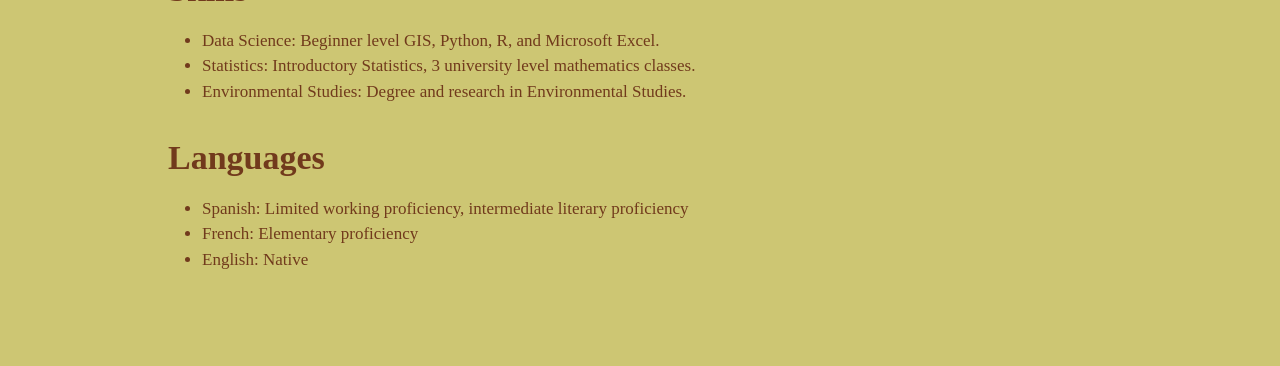
<file: docs/CV.html>
<!DOCTYPE html>
<html xmlns="http://www.w3.org/1999/xhtml" lang="en" xml:lang="en"><head>

<meta charset="utf-8">
<meta name="generator" content="quarto-1.8.25">

<meta name="viewport" content="width=device-width, initial-scale=1.0, user-scalable=yes">


<title>Resume &amp; CV – Nicolette van der Poel</title>
<style>
code{white-space: pre-wrap;}
span.smallcaps{font-variant: small-caps;}
div.columns{display: flex; gap: min(4vw, 1.5em);}
div.column{flex: auto; overflow-x: auto;}
div.hanging-indent{margin-left: 1.5em; text-indent: -1.5em;}
ul.task-list{list-style: none;}
ul.task-list li input[type="checkbox"] {
  width: 0.8em;
  margin: 0 0.8em 0.2em -1em; /* quarto-specific, see https://github.com/quarto-dev/quarto-cli/issues/4556 */ 
  vertical-align: middle;
}
</style>


<script src="site_libs/quarto-nav/quarto-nav.js"></script>
<script src="site_libs/quarto-nav/headroom.min.js"></script>
<script src="site_libs/clipboard/clipboard.min.js"></script>
<script src="site_libs/quarto-search/autocomplete.umd.js"></script>
<script src="site_libs/quarto-search/fuse.min.js"></script>
<script src="site_libs/quarto-search/quarto-search.js"></script>
<meta name="quarto:offset" content="./">
<script src="site_libs/quarto-html/quarto.js" type="module"></script>
<script src="site_libs/quarto-html/tabsets/tabsets.js" type="module"></script>
<script src="site_libs/quarto-html/axe/axe-check.js" type="module"></script>
<script src="site_libs/quarto-html/popper.min.js"></script>
<script src="site_libs/quarto-html/tippy.umd.min.js"></script>
<script src="site_libs/quarto-html/anchor.min.js"></script>
<link href="site_libs/quarto-html/tippy.css" rel="stylesheet">
<link href="site_libs/quarto-html/quarto-syntax-highlighting-7b89279ff1a6dce999919e0e67d4d9ec.css" rel="stylesheet" id="quarto-text-highlighting-styles">
<script src="site_libs/bootstrap/bootstrap.min.js"></script>
<link href="site_libs/bootstrap/bootstrap-icons.css" rel="stylesheet">
<link href="site_libs/bootstrap/bootstrap-db6f4061c0c87a565752037946c403bd.min.css" rel="stylesheet" append-hash="true" id="quarto-bootstrap" data-mode="light">
<script id="quarto-search-options" type="application/json">{
  "location": "navbar",
  "copy-button": false,
  "collapse-after": 3,
  "panel-placement": "end",
  "type": "overlay",
  "limit": 50,
  "keyboard-shortcut": [
    "f",
    "/",
    "s"
  ],
  "show-item-context": false,
  "language": {
    "search-no-results-text": "No results",
    "search-matching-documents-text": "matching documents",
    "search-copy-link-title": "Copy link to search",
    "search-hide-matches-text": "Hide additional matches",
    "search-more-match-text": "more match in this document",
    "search-more-matches-text": "more matches in this document",
    "search-clear-button-title": "Clear",
    "search-text-placeholder": "",
    "search-detached-cancel-button-title": "Cancel",
    "search-submit-button-title": "Submit",
    "search-label": "Search"
  }
}</script>


<link rel="stylesheet" href="styles.css">
</head>

<body class="nav-fixed quarto-light">

<div id="quarto-search-results"></div>
  <header id="quarto-header" class="headroom fixed-top">
    <nav class="navbar navbar-expand-lg " data-bs-theme="dark">
      <div class="navbar-container container-fluid">
      <div class="navbar-brand-container mx-auto">
    <a href="./index.html" class="navbar-brand navbar-brand-logo">
    </a>
    <a class="navbar-brand" href="./index.html">
    <span class="navbar-title">Nicolette van der Poel</span>
    </a>
  </div>
            <div id="quarto-search" class="" title="Search"></div>
          <button class="navbar-toggler" type="button" data-bs-toggle="collapse" data-bs-target="#navbarCollapse" aria-controls="navbarCollapse" role="menu" aria-expanded="false" aria-label="Toggle navigation" onclick="if (window.quartoToggleHeadroom) { window.quartoToggleHeadroom(); }">
  <span class="navbar-toggler-icon"></span>
</button>
          <div class="collapse navbar-collapse" id="navbarCollapse">
            <ul class="navbar-nav navbar-nav-scroll me-auto">
  <li class="nav-item">
    <a class="nav-link" href="./index.html"> 
<span class="menu-text">Home</span></a>
  </li>  
  <li class="nav-item">
    <a class="nav-link" href="./about.html"> 
<span class="menu-text">About</span></a>
  </li>  
  <li class="nav-item">
    <a class="nav-link active" href="./CV.html" aria-current="page"> 
<span class="menu-text">Resume &amp; CV</span></a>
  </li>  
  <li class="nav-item">
    <a class="nav-link" href="./projects/projects.html"> 
<span class="menu-text">Projects</span></a>
  </li>  
  <li class="nav-item dropdown ">
    <a class="nav-link dropdown-toggle" href="#" id="nav-menu-education" role="link" data-bs-toggle="dropdown" aria-expanded="false">
 <span class="menu-text">Education</span>
    </a>
    <ul class="dropdown-menu" aria-labelledby="nav-menu-education">    
        <li>
    <a class="dropdown-item" href="./study_abroad.html">
 <span class="dropdown-text">Study Abroad</span></a>
  </li>  
        <li>
    <a class="dropdown-item" href="./rowing.html">
 <span class="dropdown-text">Rowing</span></a>
  </li>  
    </ul>
  </li>
</ul>
          </div> <!-- /navcollapse -->
            <div class="quarto-navbar-tools">
</div>
      </div> <!-- /container-fluid -->
    </nav>
</header>
<!-- content -->
<div id="quarto-content" class="quarto-container page-columns page-rows-contents page-layout-article page-navbar">
<!-- sidebar -->
<!-- margin-sidebar -->
    <div id="quarto-margin-sidebar" class="sidebar margin-sidebar">
        <nav id="TOC" role="doc-toc" class="toc-active">
    <h2 id="toc-title">On this page</h2>
   
  <ul>
  <li><a href="#summary-statement" id="toc-summary-statement" class="nav-link active" data-scroll-target="#summary-statement">Summary Statement</a></li>
  <li><a href="#education" id="toc-education" class="nav-link" data-scroll-target="#education">Education</a></li>
  <li><a href="#experience" id="toc-experience" class="nav-link" data-scroll-target="#experience">Experience</a>
  <ul class="collapse">
  <li><a href="#restoration-ecology-intern" id="toc-restoration-ecology-intern" class="nav-link" data-scroll-target="#restoration-ecology-intern">Restoration Ecology Intern</a>
  <ul class="collapse">
  <li><a href="#vegetation-ecological-group-veg-laboratory-ucsb-april-2026---present" id="toc-vegetation-ecological-group-veg-laboratory-ucsb-april-2026---present" class="nav-link" data-scroll-target="#vegetation-ecological-group-veg-laboratory-ucsb-april-2026---present">Vegetation Ecological Group (VEG) Laboratory, UCSB | April 2026 - Present</a></li>
  </ul></li>
  <li><a href="#ucsb-eap-global-intern" id="toc-ucsb-eap-global-intern" class="nav-link" data-scroll-target="#ucsb-eap-global-intern">UCSB EAP Global Intern</a>
  <ul class="collapse">
  <li><a href="#university-of-california-education-abroad-program-uceap-march-2026---june-2026" id="toc-university-of-california-education-abroad-program-uceap-march-2026---june-2026" class="nav-link" data-scroll-target="#university-of-california-education-abroad-program-uceap-march-2026---june-2026">University of California Education Abroad Program (UCEAP) | March 2026 - June 2026</a></li>
  </ul></li>
  <li><a href="#undergraduate-researcher" id="toc-undergraduate-researcher" class="nav-link" data-scroll-target="#undergraduate-researcher">Undergraduate Researcher</a>
  <ul class="collapse">
  <li><a href="#pontificia-university-of-chile-villarrica-uceap-september-2024---december-2024" id="toc-pontificia-university-of-chile-villarrica-uceap-september-2024---december-2024" class="nav-link" data-scroll-target="#pontificia-university-of-chile-villarrica-uceap-september-2024---december-2024">Pontificia University of Chile, Villarrica, UCEAP | September 2024 - December 2024</a></li>
  </ul></li>
  <li><a href="#undergraduate-research-fellow" id="toc-undergraduate-research-fellow" class="nav-link" data-scroll-target="#undergraduate-research-fellow">Undergraduate Research Fellow</a>
  <ul class="collapse">
  <li><a href="#orfalea-center-ucsb-september-2023---june-2024" id="toc-orfalea-center-ucsb-september-2023---june-2024" class="nav-link" data-scroll-target="#orfalea-center-ucsb-september-2023---june-2024">Orfalea Center, UCSB | September 2023 - June 2024</a></li>
  </ul></li>
  <li><a href="#ecological-laboratory-intern" id="toc-ecological-laboratory-intern" class="nav-link" data-scroll-target="#ecological-laboratory-intern">Ecological Laboratory Intern</a>
  <ul class="collapse">
  <li><a href="#vegetation-ecological-group-veg-laboratory-january-2022---march-2022" id="toc-vegetation-ecological-group-veg-laboratory-january-2022---march-2022" class="nav-link" data-scroll-target="#vegetation-ecological-group-veg-laboratory-january-2022---march-2022">Vegetation Ecological Group (VEG) Laboratory | January 2022 - March 2022</a></li>
  </ul></li>
  <li><a href="#undergraduate-abroad" id="toc-undergraduate-abroad" class="nav-link" data-scroll-target="#undergraduate-abroad">Undergraduate Abroad</a>
  <ul class="collapse">
  <li><a href="#uceap-food-history-and-culture-in-paris" id="toc-uceap-food-history-and-culture-in-paris" class="nav-link" data-scroll-target="#uceap-food-history-and-culture-in-paris">UCEAP Food, History, and Culture in Paris</a></li>
  </ul></li>
  </ul></li>
  <li><a href="#projects" id="toc-projects" class="nav-link" data-scroll-target="#projects">Projects</a>
  <ul class="collapse">
  <li><a href="#effects-of-landfills-on-the-southern-california-landscape" id="toc-effects-of-landfills-on-the-southern-california-landscape" class="nav-link" data-scroll-target="#effects-of-landfills-on-the-southern-california-landscape">Effects of Landfills on the Southern California Landscape</a>
  <ul class="collapse">
  <li><a href="#environmental-studies-department-university-of-california-santa-barbara-santa-barbara-california" id="toc-environmental-studies-department-university-of-california-santa-barbara-santa-barbara-california" class="nav-link" data-scroll-target="#environmental-studies-department-university-of-california-santa-barbara-santa-barbara-california">Environmental Studies Department | University of California, Santa Barbara | Santa Barbara, California</a></li>
  </ul></li>
  <li><a href="#human-wildlife-co-existence-small-scale-farmer-perspectives-on-techniques-for-mitigating-predation-in-southern-chile" id="toc-human-wildlife-co-existence-small-scale-farmer-perspectives-on-techniques-for-mitigating-predation-in-southern-chile" class="nav-link" data-scroll-target="#human-wildlife-co-existence-small-scale-farmer-perspectives-on-techniques-for-mitigating-predation-in-southern-chile">Human Wildlife Co-existence: Small Scale Farmer Perspectives on Techniques for Mitigating Predation in Southern Chile</a>
  <ul class="collapse">
  <li><a href="#pontificia-universidad-católica-de-chile-villarrica-araucania-region-chile" id="toc-pontificia-universidad-católica-de-chile-villarrica-araucania-region-chile" class="nav-link" data-scroll-target="#pontificia-universidad-católica-de-chile-villarrica-araucania-region-chile">Pontificia Universidad Católica de Chile | Villarrica, Araucania Region, Chile</a></li>
  </ul></li>
  </ul></li>
  <li><a href="#affiliations" id="toc-affiliations" class="nav-link" data-scroll-target="#affiliations">Affiliations</a></li>
  <li><a href="#skills" id="toc-skills" class="nav-link" data-scroll-target="#skills">Skills</a></li>
  <li><a href="#languages" id="toc-languages" class="nav-link" data-scroll-target="#languages">Languages</a></li>
  </ul>
</nav>
    </div>
<!-- main -->
<main class="content" id="quarto-document-content">

<header id="title-block-header" class="quarto-title-block default">
<div class="quarto-title">
<h1 class="title">Resume &amp; CV</h1>
</div>



<div class="quarto-title-meta">

    
  
    
  </div>
  


</header>


<hr>
<section id="summary-statement" class="level1">
<h1>Summary Statement</h1>
<p>Undergraduate researcher and student with experience conducting ethnographic research, assisting ecological research, and speaking multiple languages. Seeks to use GIS, surveys, and data science to help underserved communities collaborate with, benefit from, and co-exist with protected areas.</p>
</section>
<section id="education" class="level1">
<h1>Education</h1>
<p>BA in Environmental Studies and Global Studies | University of California, Santa Barbara | Sept 2021 - June 2026</p>
</section>
<section id="experience" class="level1">
<h1>Experience</h1>
<section id="restoration-ecology-intern" class="level2">
<h2 class="anchored" data-anchor-id="restoration-ecology-intern">Restoration Ecology Intern</h2>
<section id="vegetation-ecological-group-veg-laboratory-ucsb-april-2026---present" class="level3">
<h3 class="anchored" data-anchor-id="vegetation-ecological-group-veg-laboratory-ucsb-april-2026---present">Vegetation Ecological Group (VEG) Laboratory, UCSB | April 2026 - Present</h3>
<p>Aid UCSB researchers in implementing a field restoration project in the Los Padres National Forest and conduct flammability testing of plant species in the laboratory at UCSB.</p>
<ul>
<li>Install erosion control measures for field plots, collect native seeds in the national forest, install native seeds, conduct various vegetation surveys, and collect plant biomass.</li>
<li>Conduct controlled burning of plant material, measure attributes of plant flammability, and propagate native plant species.</li>
</ul>
</section>
</section>
<section id="ucsb-eap-global-intern" class="level2">
<h2 class="anchored" data-anchor-id="ucsb-eap-global-intern">UCSB EAP Global Intern</h2>
<section id="university-of-california-education-abroad-program-uceap-march-2026---june-2026" class="level3">
<h3 class="anchored" data-anchor-id="university-of-california-education-abroad-program-uceap-march-2026---june-2026">University of California Education Abroad Program (UCEAP) | March 2026 - June 2026</h3>
<p>Interned with UCSB EAP to help other students with the process of studying abroad, reflect on experiences while abroad, and promote resources for around 4 hours per week in addition to other 3 hour events.</p>
<ul>
<li>Volunteered at events, helping with set-up, clean-up, and speaking to students</li>
<li>Tabled for two hours, answering students’ questions about study abroad and UCSB EAP resources</li>
<li>Conducted a project promoting the Orfalea Center, an undergraduate independent research abroad option.</li>
</ul>
</section>
</section>
<section id="undergraduate-researcher" class="level2">
<h2 class="anchored" data-anchor-id="undergraduate-researcher">Undergraduate Researcher</h2>
<section id="pontificia-university-of-chile-villarrica-uceap-september-2024---december-2024" class="level3">
<h3 class="anchored" data-anchor-id="pontificia-university-of-chile-villarrica-uceap-september-2024---december-2024">Pontificia University of Chile, Villarrica, UCEAP | September 2024 - December 2024</h3>
<p>Collaborated with 6 other students to create a research paper on human-wildlife co-existence in the Araucania Region in Southern-Central Chile for 10 hours per week.</p>
<ul>
<li>Solved lack of technology by creating maps of local Chilean farms using google earth, procreate, and farm tours.</li>
<li>Interviewed and conducted surveys of local Chilean farmers alongside a professor.</li>
<li>Visualized and analyzed data through graphs and tables on Microsoft Excel.</li>
</ul>
</section>
</section>
<section id="undergraduate-research-fellow" class="level2">
<h2 class="anchored" data-anchor-id="undergraduate-research-fellow">Undergraduate Research Fellow</h2>
<section id="orfalea-center-ucsb-september-2023---june-2024" class="level3">
<h3 class="anchored" data-anchor-id="orfalea-center-ucsb-september-2023---june-2024">Orfalea Center, UCSB | September 2023 - June 2024</h3>
<p>Prepared an ethnographic research proposal to complete as a Study Abroad student in Chile for 3-10 hours per week. The Orfalea Center prepares students to complete research abroad primarily in the Global South and historically underrepresented areas</p>
<ul>
<li>Researched and wrote on contemporary Chilean and Indigenous history and culture.</li>
<li>Created methods such as interviews and surveys to complete while abroad.</li>
<li>Assisted global studies graduate students and attending conferences when appropriate.</li>
</ul>
</section>
</section>
<section id="ecological-laboratory-intern" class="level2">
<h2 class="anchored" data-anchor-id="ecological-laboratory-intern">Ecological Laboratory Intern</h2>
<section id="vegetation-ecological-group-veg-laboratory-january-2022---march-2022" class="level3">
<h3 class="anchored" data-anchor-id="vegetation-ecological-group-veg-laboratory-january-2022---march-2022">Vegetation Ecological Group (VEG) Laboratory | January 2022 - March 2022</h3>
<p>Assisted a Bren graduate sutden in research project on wild-fire ecology for 10 weeks, 3 hourse per week.</p>
<ul>
<li>Conducted fieldwork by recording measurements and collecting native shrub samples</li>
<li>Dried and weighed native plants</li>
<li>Entered and organized data in Microsoft Excel</li>
</ul>
</section>
</section>
<section id="undergraduate-abroad" class="level2">
<h2 class="anchored" data-anchor-id="undergraduate-abroad">Undergraduate Abroad</h2>
<section id="uceap-food-history-and-culture-in-paris" class="level3">
<h3 class="anchored" data-anchor-id="uceap-food-history-and-culture-in-paris">UCEAP Food, History, and Culture in Paris</h3>
<p>Studied Abroad in Paris, France learning the French language, history, culture and food for approximately 4 months.</p>
<ul>
<li>Communicated in French with homestay and class.</li>
<li>Studied French history, philosophy and culture.</li>
<li>Adapted to Parisian culture and lifestyles.</li>
</ul>
</section>
</section>
</section>
<section id="projects" class="level1">
<h1>Projects</h1>
<section id="effects-of-landfills-on-the-southern-california-landscape" class="level2">
<h2 class="anchored" data-anchor-id="effects-of-landfills-on-the-southern-california-landscape">Effects of Landfills on the Southern California Landscape</h2>
<section id="environmental-studies-department-university-of-california-santa-barbara-santa-barbara-california" class="level3">
<h3 class="anchored" data-anchor-id="environmental-studies-department-university-of-california-santa-barbara-santa-barbara-california">Environmental Studies Department | University of California, Santa Barbara | Santa Barbara, California</h3>
<ul>
<li>Collaborated with 4 other students</li>
<li>Created maps visualizing demographics surrounding Los Angeles Landfills in ArcGIS pro</li>
<li>Conducted a Generalized Linear Regression Analysis</li>
</ul>
</section>
</section>
<section id="human-wildlife-co-existence-small-scale-farmer-perspectives-on-techniques-for-mitigating-predation-in-southern-chile" class="level2">
<h2 class="anchored" data-anchor-id="human-wildlife-co-existence-small-scale-farmer-perspectives-on-techniques-for-mitigating-predation-in-southern-chile">Human Wildlife Co-existence: Small Scale Farmer Perspectives on Techniques for Mitigating Predation in Southern Chile</h2>
<section id="pontificia-universidad-católica-de-chile-villarrica-araucania-region-chile" class="level3">
<h3 class="anchored" data-anchor-id="pontificia-universidad-católica-de-chile-villarrica-araucania-region-chile">Pontificia Universidad Católica de Chile | Villarrica, Araucania Region, Chile</h3>
<ul>
<li>Collaborated with 6 other students</li>
<li>Created maps visualizing predation on farms</li>
<li>Quantified data in google sheets</li>
<li>Visualized data in Microsoft Excel</li>
</ul>
</section>
</section>
</section>
<section id="affiliations" class="level1">
<h1>Affiliations</h1>
<ul>
<li>Orfalea Center</li>
<li>UCSB Rowing</li>
</ul>
</section>
<section id="skills" class="level1">
<h1>Skills</h1>
<ul>
<li>Data Science: Beginner level GIS, Python, R, and Microsoft Excel.</li>
<li>Statistics: Introductory Statistics, 3 university level mathematics classes.</li>
<li>Environmental Studies: Degree and research in Environmental Studies.</li>
</ul>
</section>
<section id="languages" class="level1">
<h1>Languages</h1>
<ul>
<li>Spanish: Limited working proficiency, intermediate literary proficiency</li>
<li>French: Elementary proficiency</li>
<li>English: Native</li>
</ul>


</section>

</main> <!-- /main -->
<script id="quarto-html-after-body" type="application/javascript">
  window.document.addEventListener("DOMContentLoaded", function (event) {
    const icon = "";
    const anchorJS = new window.AnchorJS();
    anchorJS.options = {
      placement: 'right',
      icon: icon
    };
    anchorJS.add('.anchored');
    const isCodeAnnotation = (el) => {
      for (const clz of el.classList) {
        if (clz.startsWith('code-annotation-')) {                     
          return true;
        }
      }
      return false;
    }
    const onCopySuccess = function(e) {
      // button target
      const button = e.trigger;
      // don't keep focus
      button.blur();
      // flash "checked"
      button.classList.add('code-copy-button-checked');
      var currentTitle = button.getAttribute("title");
      button.setAttribute("title", "Copied!");
      let tooltip;
      if (window.bootstrap) {
        button.setAttribute("data-bs-toggle", "tooltip");
        button.setAttribute("data-bs-placement", "left");
        button.setAttribute("data-bs-title", "Copied!");
        tooltip = new bootstrap.Tooltip(button, 
          { trigger: "manual", 
            customClass: "code-copy-button-tooltip",
            offset: [0, -8]});
        tooltip.show();    
      }
      setTimeout(function() {
        if (tooltip) {
          tooltip.hide();
          button.removeAttribute("data-bs-title");
          button.removeAttribute("data-bs-toggle");
          button.removeAttribute("data-bs-placement");
        }
        button.setAttribute("title", currentTitle);
        button.classList.remove('code-copy-button-checked');
      }, 1000);
      // clear code selection
      e.clearSelection();
    }
    const getTextToCopy = function(trigger) {
      const outerScaffold = trigger.parentElement.cloneNode(true);
      const codeEl = outerScaffold.querySelector('code');
      for (const childEl of codeEl.children) {
        if (isCodeAnnotation(childEl)) {
          childEl.remove();
        }
      }
      return codeEl.innerText;
    }
    const clipboard = new window.ClipboardJS('.code-copy-button:not([data-in-quarto-modal])', {
      text: getTextToCopy
    });
    clipboard.on('success', onCopySuccess);
    if (window.document.getElementById('quarto-embedded-source-code-modal')) {
      const clipboardModal = new window.ClipboardJS('.code-copy-button[data-in-quarto-modal]', {
        text: getTextToCopy,
        container: window.document.getElementById('quarto-embedded-source-code-modal')
      });
      clipboardModal.on('success', onCopySuccess);
    }
      var localhostRegex = new RegExp(/^(?:http|https):\/\/localhost\:?[0-9]*\//);
      var mailtoRegex = new RegExp(/^mailto:/);
        var filterRegex = new RegExp('/' + window.location.host + '/');
      var isInternal = (href) => {
          return filterRegex.test(href) || localhostRegex.test(href) || mailtoRegex.test(href);
      }
      // Inspect non-navigation links and adorn them if external
     var links = window.document.querySelectorAll('a[href]:not(.nav-link):not(.navbar-brand):not(.toc-action):not(.sidebar-link):not(.sidebar-item-toggle):not(.pagination-link):not(.no-external):not([aria-hidden]):not(.dropdown-item):not(.quarto-navigation-tool):not(.about-link)');
      for (var i=0; i<links.length; i++) {
        const link = links[i];
        if (!isInternal(link.href)) {
          // undo the damage that might have been done by quarto-nav.js in the case of
          // links that we want to consider external
          if (link.dataset.originalHref !== undefined) {
            link.href = link.dataset.originalHref;
          }
        }
      }
    function tippyHover(el, contentFn, onTriggerFn, onUntriggerFn) {
      const config = {
        allowHTML: true,
        maxWidth: 500,
        delay: 100,
        arrow: false,
        appendTo: function(el) {
            return el.parentElement;
        },
        interactive: true,
        interactiveBorder: 10,
        theme: 'quarto',
        placement: 'bottom-start',
      };
      if (contentFn) {
        config.content = contentFn;
      }
      if (onTriggerFn) {
        config.onTrigger = onTriggerFn;
      }
      if (onUntriggerFn) {
        config.onUntrigger = onUntriggerFn;
      }
      window.tippy(el, config); 
    }
    const noterefs = window.document.querySelectorAll('a[role="doc-noteref"]');
    for (var i=0; i<noterefs.length; i++) {
      const ref = noterefs[i];
      tippyHover(ref, function() {
        // use id or data attribute instead here
        let href = ref.getAttribute('data-footnote-href') || ref.getAttribute('href');
        try { href = new URL(href).hash; } catch {}
        const id = href.replace(/^#\/?/, "");
        const note = window.document.getElementById(id);
        if (note) {
          return note.innerHTML;
        } else {
          return "";
        }
      });
    }
    const xrefs = window.document.querySelectorAll('a.quarto-xref');
    const processXRef = (id, note) => {
      // Strip column container classes
      const stripColumnClz = (el) => {
        el.classList.remove("page-full", "page-columns");
        if (el.children) {
          for (const child of el.children) {
            stripColumnClz(child);
          }
        }
      }
      stripColumnClz(note)
      if (id === null || id.startsWith('sec-')) {
        // Special case sections, only their first couple elements
        const container = document.createElement("div");
        if (note.children && note.children.length > 2) {
          container.appendChild(note.children[0].cloneNode(true));
          for (let i = 1; i < note.children.length; i++) {
            const child = note.children[i];
            if (child.tagName === "P" && child.innerText === "") {
              continue;
            } else {
              container.appendChild(child.cloneNode(true));
              break;
            }
          }
          if (window.Quarto?.typesetMath) {
            window.Quarto.typesetMath(container);
          }
          return container.innerHTML
        } else {
          if (window.Quarto?.typesetMath) {
            window.Quarto.typesetMath(note);
          }
          return note.innerHTML;
        }
      } else {
        // Remove any anchor links if they are present
        const anchorLink = note.querySelector('a.anchorjs-link');
        if (anchorLink) {
          anchorLink.remove();
        }
        if (window.Quarto?.typesetMath) {
          window.Quarto.typesetMath(note);
        }
        if (note.classList.contains("callout")) {
          return note.outerHTML;
        } else {
          return note.innerHTML;
        }
      }
    }
    for (var i=0; i<xrefs.length; i++) {
      const xref = xrefs[i];
      tippyHover(xref, undefined, function(instance) {
        instance.disable();
        let url = xref.getAttribute('href');
        let hash = undefined; 
        if (url.startsWith('#')) {
          hash = url;
        } else {
          try { hash = new URL(url).hash; } catch {}
        }
        if (hash) {
          const id = hash.replace(/^#\/?/, "");
          const note = window.document.getElementById(id);
          if (note !== null) {
            try {
              const html = processXRef(id, note.cloneNode(true));
              instance.setContent(html);
            } finally {
              instance.enable();
              instance.show();
            }
          } else {
            // See if we can fetch this
            fetch(url.split('#')[0])
            .then(res => res.text())
            .then(html => {
              const parser = new DOMParser();
              const htmlDoc = parser.parseFromString(html, "text/html");
              const note = htmlDoc.getElementById(id);
              if (note !== null) {
                const html = processXRef(id, note);
                instance.setContent(html);
              } 
            }).finally(() => {
              instance.enable();
              instance.show();
            });
          }
        } else {
          // See if we can fetch a full url (with no hash to target)
          // This is a special case and we should probably do some content thinning / targeting
          fetch(url)
          .then(res => res.text())
          .then(html => {
            const parser = new DOMParser();
            const htmlDoc = parser.parseFromString(html, "text/html");
            const note = htmlDoc.querySelector('main.content');
            if (note !== null) {
              // This should only happen for chapter cross references
              // (since there is no id in the URL)
              // remove the first header
              if (note.children.length > 0 && note.children[0].tagName === "HEADER") {
                note.children[0].remove();
              }
              const html = processXRef(null, note);
              instance.setContent(html);
            } 
          }).finally(() => {
            instance.enable();
            instance.show();
          });
        }
      }, function(instance) {
      });
    }
        let selectedAnnoteEl;
        const selectorForAnnotation = ( cell, annotation) => {
          let cellAttr = 'data-code-cell="' + cell + '"';
          let lineAttr = 'data-code-annotation="' +  annotation + '"';
          const selector = 'span[' + cellAttr + '][' + lineAttr + ']';
          return selector;
        }
        const selectCodeLines = (annoteEl) => {
          const doc = window.document;
          const targetCell = annoteEl.getAttribute("data-target-cell");
          const targetAnnotation = annoteEl.getAttribute("data-target-annotation");
          const annoteSpan = window.document.querySelector(selectorForAnnotation(targetCell, targetAnnotation));
          const lines = annoteSpan.getAttribute("data-code-lines").split(",");
          const lineIds = lines.map((line) => {
            return targetCell + "-" + line;
          })
          let top = null;
          let height = null;
          let parent = null;
          if (lineIds.length > 0) {
              //compute the position of the single el (top and bottom and make a div)
              const el = window.document.getElementById(lineIds[0]);
              top = el.offsetTop;
              height = el.offsetHeight;
              parent = el.parentElement.parentElement;
            if (lineIds.length > 1) {
              const lastEl = window.document.getElementById(lineIds[lineIds.length - 1]);
              const bottom = lastEl.offsetTop + lastEl.offsetHeight;
              height = bottom - top;
            }
            if (top !== null && height !== null && parent !== null) {
              // cook up a div (if necessary) and position it 
              let div = window.document.getElementById("code-annotation-line-highlight");
              if (div === null) {
                div = window.document.createElement("div");
                div.setAttribute("id", "code-annotation-line-highlight");
                div.style.position = 'absolute';
                parent.appendChild(div);
              }
              div.style.top = top - 2 + "px";
              div.style.height = height + 4 + "px";
              div.style.left = 0;
              let gutterDiv = window.document.getElementById("code-annotation-line-highlight-gutter");
              if (gutterDiv === null) {
                gutterDiv = window.document.createElement("div");
                gutterDiv.setAttribute("id", "code-annotation-line-highlight-gutter");
                gutterDiv.style.position = 'absolute';
                const codeCell = window.document.getElementById(targetCell);
                const gutter = codeCell.querySelector('.code-annotation-gutter');
                gutter.appendChild(gutterDiv);
              }
              gutterDiv.style.top = top - 2 + "px";
              gutterDiv.style.height = height + 4 + "px";
            }
            selectedAnnoteEl = annoteEl;
          }
        };
        const unselectCodeLines = () => {
          const elementsIds = ["code-annotation-line-highlight", "code-annotation-line-highlight-gutter"];
          elementsIds.forEach((elId) => {
            const div = window.document.getElementById(elId);
            if (div) {
              div.remove();
            }
          });
          selectedAnnoteEl = undefined;
        };
          // Handle positioning of the toggle
      window.addEventListener(
        "resize",
        throttle(() => {
          elRect = undefined;
          if (selectedAnnoteEl) {
            selectCodeLines(selectedAnnoteEl);
          }
        }, 10)
      );
      function throttle(fn, ms) {
      let throttle = false;
      let timer;
        return (...args) => {
          if(!throttle) { // first call gets through
              fn.apply(this, args);
              throttle = true;
          } else { // all the others get throttled
              if(timer) clearTimeout(timer); // cancel #2
              timer = setTimeout(() => {
                fn.apply(this, args);
                timer = throttle = false;
              }, ms);
          }
        };
      }
        // Attach click handler to the DT
        const annoteDls = window.document.querySelectorAll('dt[data-target-cell]');
        for (const annoteDlNode of annoteDls) {
          annoteDlNode.addEventListener('click', (event) => {
            const clickedEl = event.target;
            if (clickedEl !== selectedAnnoteEl) {
              unselectCodeLines();
              const activeEl = window.document.querySelector('dt[data-target-cell].code-annotation-active');
              if (activeEl) {
                activeEl.classList.remove('code-annotation-active');
              }
              selectCodeLines(clickedEl);
              clickedEl.classList.add('code-annotation-active');
            } else {
              // Unselect the line
              unselectCodeLines();
              clickedEl.classList.remove('code-annotation-active');
            }
          });
        }
    const findCites = (el) => {
      const parentEl = el.parentElement;
      if (parentEl) {
        const cites = parentEl.dataset.cites;
        if (cites) {
          return {
            el,
            cites: cites.split(' ')
          };
        } else {
          return findCites(el.parentElement)
        }
      } else {
        return undefined;
      }
    };
    var bibliorefs = window.document.querySelectorAll('a[role="doc-biblioref"]');
    for (var i=0; i<bibliorefs.length; i++) {
      const ref = bibliorefs[i];
      const citeInfo = findCites(ref);
      if (citeInfo) {
        tippyHover(citeInfo.el, function() {
          var popup = window.document.createElement('div');
          citeInfo.cites.forEach(function(cite) {
            var citeDiv = window.document.createElement('div');
            citeDiv.classList.add('hanging-indent');
            citeDiv.classList.add('csl-entry');
            var biblioDiv = window.document.getElementById('ref-' + cite);
            if (biblioDiv) {
              citeDiv.innerHTML = biblioDiv.innerHTML;
            }
            popup.appendChild(citeDiv);
          });
          return popup.innerHTML;
        });
      }
    }
  });
  </script>
</div> <!-- /content -->




</body></html>
</file>
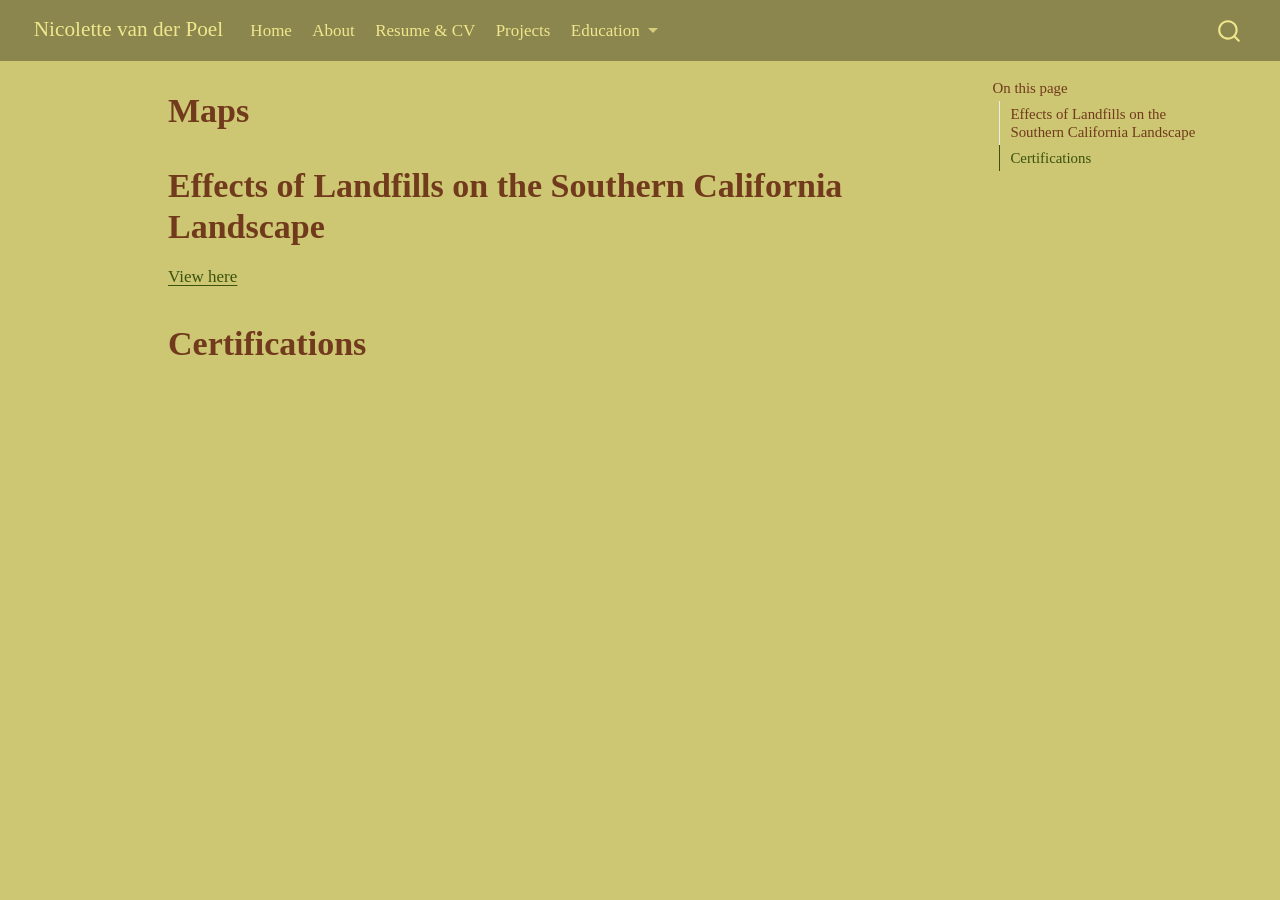
<file: docs/maps.html>
<!DOCTYPE html>
<html xmlns="http://www.w3.org/1999/xhtml" lang="en" xml:lang="en"><head>

<meta charset="utf-8">
<meta name="generator" content="quarto-1.8.25">

<meta name="viewport" content="width=device-width, initial-scale=1.0, user-scalable=yes">


<title>Maps – Nicolette van der Poel</title>
<style>
code{white-space: pre-wrap;}
span.smallcaps{font-variant: small-caps;}
div.columns{display: flex; gap: min(4vw, 1.5em);}
div.column{flex: auto; overflow-x: auto;}
div.hanging-indent{margin-left: 1.5em; text-indent: -1.5em;}
ul.task-list{list-style: none;}
ul.task-list li input[type="checkbox"] {
  width: 0.8em;
  margin: 0 0.8em 0.2em -1em; /* quarto-specific, see https://github.com/quarto-dev/quarto-cli/issues/4556 */ 
  vertical-align: middle;
}
</style>


<script src="site_libs/quarto-nav/quarto-nav.js"></script>
<script src="site_libs/quarto-nav/headroom.min.js"></script>
<script src="site_libs/clipboard/clipboard.min.js"></script>
<script src="site_libs/quarto-search/autocomplete.umd.js"></script>
<script src="site_libs/quarto-search/fuse.min.js"></script>
<script src="site_libs/quarto-search/quarto-search.js"></script>
<meta name="quarto:offset" content="./">
<script src="site_libs/quarto-html/quarto.js" type="module"></script>
<script src="site_libs/quarto-html/tabsets/tabsets.js" type="module"></script>
<script src="site_libs/quarto-html/axe/axe-check.js" type="module"></script>
<script src="site_libs/quarto-html/popper.min.js"></script>
<script src="site_libs/quarto-html/tippy.umd.min.js"></script>
<script src="site_libs/quarto-html/anchor.min.js"></script>
<link href="site_libs/quarto-html/tippy.css" rel="stylesheet">
<link href="site_libs/quarto-html/quarto-syntax-highlighting-7b89279ff1a6dce999919e0e67d4d9ec.css" rel="stylesheet" id="quarto-text-highlighting-styles">
<script src="site_libs/bootstrap/bootstrap.min.js"></script>
<link href="site_libs/bootstrap/bootstrap-icons.css" rel="stylesheet">
<link href="site_libs/bootstrap/bootstrap-db6f4061c0c87a565752037946c403bd.min.css" rel="stylesheet" append-hash="true" id="quarto-bootstrap" data-mode="light">
<script id="quarto-search-options" type="application/json">{
  "location": "navbar",
  "copy-button": false,
  "collapse-after": 3,
  "panel-placement": "end",
  "type": "overlay",
  "limit": 50,
  "keyboard-shortcut": [
    "f",
    "/",
    "s"
  ],
  "show-item-context": false,
  "language": {
    "search-no-results-text": "No results",
    "search-matching-documents-text": "matching documents",
    "search-copy-link-title": "Copy link to search",
    "search-hide-matches-text": "Hide additional matches",
    "search-more-match-text": "more match in this document",
    "search-more-matches-text": "more matches in this document",
    "search-clear-button-title": "Clear",
    "search-text-placeholder": "",
    "search-detached-cancel-button-title": "Cancel",
    "search-submit-button-title": "Submit",
    "search-label": "Search"
  }
}</script>


<link rel="stylesheet" href="styles.css">
</head>

<body class="nav-fixed quarto-light">

<div id="quarto-search-results"></div>
  <header id="quarto-header" class="headroom fixed-top">
    <nav class="navbar navbar-expand-lg " data-bs-theme="dark">
      <div class="navbar-container container-fluid">
      <div class="navbar-brand-container mx-auto">
    <a href="./index.html" class="navbar-brand navbar-brand-logo">
    </a>
    <a class="navbar-brand" href="./index.html">
    <span class="navbar-title">Nicolette van der Poel</span>
    </a>
  </div>
            <div id="quarto-search" class="" title="Search"></div>
          <button class="navbar-toggler" type="button" data-bs-toggle="collapse" data-bs-target="#navbarCollapse" aria-controls="navbarCollapse" role="menu" aria-expanded="false" aria-label="Toggle navigation" onclick="if (window.quartoToggleHeadroom) { window.quartoToggleHeadroom(); }">
  <span class="navbar-toggler-icon"></span>
</button>
          <div class="collapse navbar-collapse" id="navbarCollapse">
            <ul class="navbar-nav navbar-nav-scroll me-auto">
  <li class="nav-item">
    <a class="nav-link" href="./index.html"> 
<span class="menu-text">Home</span></a>
  </li>  
  <li class="nav-item">
    <a class="nav-link" href="./about.html"> 
<span class="menu-text">About</span></a>
  </li>  
  <li class="nav-item">
    <a class="nav-link" href="./CV.html"> 
<span class="menu-text">Resume &amp; CV</span></a>
  </li>  
  <li class="nav-item">
    <a class="nav-link" href="./projects/projects.html"> 
<span class="menu-text">Projects</span></a>
  </li>  
  <li class="nav-item dropdown ">
    <a class="nav-link dropdown-toggle" href="#" id="nav-menu-education" role="link" data-bs-toggle="dropdown" aria-expanded="false">
 <span class="menu-text">Education</span>
    </a>
    <ul class="dropdown-menu" aria-labelledby="nav-menu-education">    
        <li>
    <a class="dropdown-item" href="./study_abroad.html">
 <span class="dropdown-text">Study Abroad</span></a>
  </li>  
        <li>
    <a class="dropdown-item" href="./rowing.html">
 <span class="dropdown-text">Rowing</span></a>
  </li>  
    </ul>
  </li>
</ul>
          </div> <!-- /navcollapse -->
            <div class="quarto-navbar-tools">
</div>
      </div> <!-- /container-fluid -->
    </nav>
</header>
<!-- content -->
<div id="quarto-content" class="quarto-container page-columns page-rows-contents page-layout-article page-navbar">
<!-- sidebar -->
<!-- margin-sidebar -->
    <div id="quarto-margin-sidebar" class="sidebar margin-sidebar">
        <nav id="TOC" role="doc-toc" class="toc-active">
    <h2 id="toc-title">On this page</h2>
   
  <ul>
  <li><a href="#effects-of-landfills-on-the-southern-california-landscape" id="toc-effects-of-landfills-on-the-southern-california-landscape" class="nav-link active" data-scroll-target="#effects-of-landfills-on-the-southern-california-landscape">Effects of Landfills on the Southern California Landscape</a></li>
  <li><a href="#certifications" id="toc-certifications" class="nav-link" data-scroll-target="#certifications">Certifications</a></li>
  </ul>
</nav>
    </div>
<!-- main -->
<main class="content" id="quarto-document-content">

<header id="title-block-header" class="quarto-title-block default">
<div class="quarto-title">
<h1 class="title">Maps</h1>
</div>



<div class="quarto-title-meta">

    
  
    
  </div>
  


</header>


<section id="effects-of-landfills-on-the-southern-california-landscape" class="level1">
<h1>Effects of Landfills on the Southern California Landscape</h1>
<p><a href="https://arcg.is/1nWLqC0">View here</a></p>
</section>
<section id="certifications" class="level1">
<h1>Certifications</h1>


</section>

</main> <!-- /main -->
<script id="quarto-html-after-body" type="application/javascript">
  window.document.addEventListener("DOMContentLoaded", function (event) {
    const icon = "";
    const anchorJS = new window.AnchorJS();
    anchorJS.options = {
      placement: 'right',
      icon: icon
    };
    anchorJS.add('.anchored');
    const isCodeAnnotation = (el) => {
      for (const clz of el.classList) {
        if (clz.startsWith('code-annotation-')) {                     
          return true;
        }
      }
      return false;
    }
    const onCopySuccess = function(e) {
      // button target
      const button = e.trigger;
      // don't keep focus
      button.blur();
      // flash "checked"
      button.classList.add('code-copy-button-checked');
      var currentTitle = button.getAttribute("title");
      button.setAttribute("title", "Copied!");
      let tooltip;
      if (window.bootstrap) {
        button.setAttribute("data-bs-toggle", "tooltip");
        button.setAttribute("data-bs-placement", "left");
        button.setAttribute("data-bs-title", "Copied!");
        tooltip = new bootstrap.Tooltip(button, 
          { trigger: "manual", 
            customClass: "code-copy-button-tooltip",
            offset: [0, -8]});
        tooltip.show();    
      }
      setTimeout(function() {
        if (tooltip) {
          tooltip.hide();
          button.removeAttribute("data-bs-title");
          button.removeAttribute("data-bs-toggle");
          button.removeAttribute("data-bs-placement");
        }
        button.setAttribute("title", currentTitle);
        button.classList.remove('code-copy-button-checked');
      }, 1000);
      // clear code selection
      e.clearSelection();
    }
    const getTextToCopy = function(trigger) {
      const outerScaffold = trigger.parentElement.cloneNode(true);
      const codeEl = outerScaffold.querySelector('code');
      for (const childEl of codeEl.children) {
        if (isCodeAnnotation(childEl)) {
          childEl.remove();
        }
      }
      return codeEl.innerText;
    }
    const clipboard = new window.ClipboardJS('.code-copy-button:not([data-in-quarto-modal])', {
      text: getTextToCopy
    });
    clipboard.on('success', onCopySuccess);
    if (window.document.getElementById('quarto-embedded-source-code-modal')) {
      const clipboardModal = new window.ClipboardJS('.code-copy-button[data-in-quarto-modal]', {
        text: getTextToCopy,
        container: window.document.getElementById('quarto-embedded-source-code-modal')
      });
      clipboardModal.on('success', onCopySuccess);
    }
      var localhostRegex = new RegExp(/^(?:http|https):\/\/localhost\:?[0-9]*\//);
      var mailtoRegex = new RegExp(/^mailto:/);
        var filterRegex = new RegExp('/' + window.location.host + '/');
      var isInternal = (href) => {
          return filterRegex.test(href) || localhostRegex.test(href) || mailtoRegex.test(href);
      }
      // Inspect non-navigation links and adorn them if external
     var links = window.document.querySelectorAll('a[href]:not(.nav-link):not(.navbar-brand):not(.toc-action):not(.sidebar-link):not(.sidebar-item-toggle):not(.pagination-link):not(.no-external):not([aria-hidden]):not(.dropdown-item):not(.quarto-navigation-tool):not(.about-link)');
      for (var i=0; i<links.length; i++) {
        const link = links[i];
        if (!isInternal(link.href)) {
          // undo the damage that might have been done by quarto-nav.js in the case of
          // links that we want to consider external
          if (link.dataset.originalHref !== undefined) {
            link.href = link.dataset.originalHref;
          }
        }
      }
    function tippyHover(el, contentFn, onTriggerFn, onUntriggerFn) {
      const config = {
        allowHTML: true,
        maxWidth: 500,
        delay: 100,
        arrow: false,
        appendTo: function(el) {
            return el.parentElement;
        },
        interactive: true,
        interactiveBorder: 10,
        theme: 'quarto',
        placement: 'bottom-start',
      };
      if (contentFn) {
        config.content = contentFn;
      }
      if (onTriggerFn) {
        config.onTrigger = onTriggerFn;
      }
      if (onUntriggerFn) {
        config.onUntrigger = onUntriggerFn;
      }
      window.tippy(el, config); 
    }
    const noterefs = window.document.querySelectorAll('a[role="doc-noteref"]');
    for (var i=0; i<noterefs.length; i++) {
      const ref = noterefs[i];
      tippyHover(ref, function() {
        // use id or data attribute instead here
        let href = ref.getAttribute('data-footnote-href') || ref.getAttribute('href');
        try { href = new URL(href).hash; } catch {}
        const id = href.replace(/^#\/?/, "");
        const note = window.document.getElementById(id);
        if (note) {
          return note.innerHTML;
        } else {
          return "";
        }
      });
    }
    const xrefs = window.document.querySelectorAll('a.quarto-xref');
    const processXRef = (id, note) => {
      // Strip column container classes
      const stripColumnClz = (el) => {
        el.classList.remove("page-full", "page-columns");
        if (el.children) {
          for (const child of el.children) {
            stripColumnClz(child);
          }
        }
      }
      stripColumnClz(note)
      if (id === null || id.startsWith('sec-')) {
        // Special case sections, only their first couple elements
        const container = document.createElement("div");
        if (note.children && note.children.length > 2) {
          container.appendChild(note.children[0].cloneNode(true));
          for (let i = 1; i < note.children.length; i++) {
            const child = note.children[i];
            if (child.tagName === "P" && child.innerText === "") {
              continue;
            } else {
              container.appendChild(child.cloneNode(true));
              break;
            }
          }
          if (window.Quarto?.typesetMath) {
            window.Quarto.typesetMath(container);
          }
          return container.innerHTML
        } else {
          if (window.Quarto?.typesetMath) {
            window.Quarto.typesetMath(note);
          }
          return note.innerHTML;
        }
      } else {
        // Remove any anchor links if they are present
        const anchorLink = note.querySelector('a.anchorjs-link');
        if (anchorLink) {
          anchorLink.remove();
        }
        if (window.Quarto?.typesetMath) {
          window.Quarto.typesetMath(note);
        }
        if (note.classList.contains("callout")) {
          return note.outerHTML;
        } else {
          return note.innerHTML;
        }
      }
    }
    for (var i=0; i<xrefs.length; i++) {
      const xref = xrefs[i];
      tippyHover(xref, undefined, function(instance) {
        instance.disable();
        let url = xref.getAttribute('href');
        let hash = undefined; 
        if (url.startsWith('#')) {
          hash = url;
        } else {
          try { hash = new URL(url).hash; } catch {}
        }
        if (hash) {
          const id = hash.replace(/^#\/?/, "");
          const note = window.document.getElementById(id);
          if (note !== null) {
            try {
              const html = processXRef(id, note.cloneNode(true));
              instance.setContent(html);
            } finally {
              instance.enable();
              instance.show();
            }
          } else {
            // See if we can fetch this
            fetch(url.split('#')[0])
            .then(res => res.text())
            .then(html => {
              const parser = new DOMParser();
              const htmlDoc = parser.parseFromString(html, "text/html");
              const note = htmlDoc.getElementById(id);
              if (note !== null) {
                const html = processXRef(id, note);
                instance.setContent(html);
              } 
            }).finally(() => {
              instance.enable();
              instance.show();
            });
          }
        } else {
          // See if we can fetch a full url (with no hash to target)
          // This is a special case and we should probably do some content thinning / targeting
          fetch(url)
          .then(res => res.text())
          .then(html => {
            const parser = new DOMParser();
            const htmlDoc = parser.parseFromString(html, "text/html");
            const note = htmlDoc.querySelector('main.content');
            if (note !== null) {
              // This should only happen for chapter cross references
              // (since there is no id in the URL)
              // remove the first header
              if (note.children.length > 0 && note.children[0].tagName === "HEADER") {
                note.children[0].remove();
              }
              const html = processXRef(null, note);
              instance.setContent(html);
            } 
          }).finally(() => {
            instance.enable();
            instance.show();
          });
        }
      }, function(instance) {
      });
    }
        let selectedAnnoteEl;
        const selectorForAnnotation = ( cell, annotation) => {
          let cellAttr = 'data-code-cell="' + cell + '"';
          let lineAttr = 'data-code-annotation="' +  annotation + '"';
          const selector = 'span[' + cellAttr + '][' + lineAttr + ']';
          return selector;
        }
        const selectCodeLines = (annoteEl) => {
          const doc = window.document;
          const targetCell = annoteEl.getAttribute("data-target-cell");
          const targetAnnotation = annoteEl.getAttribute("data-target-annotation");
          const annoteSpan = window.document.querySelector(selectorForAnnotation(targetCell, targetAnnotation));
          const lines = annoteSpan.getAttribute("data-code-lines").split(",");
          const lineIds = lines.map((line) => {
            return targetCell + "-" + line;
          })
          let top = null;
          let height = null;
          let parent = null;
          if (lineIds.length > 0) {
              //compute the position of the single el (top and bottom and make a div)
              const el = window.document.getElementById(lineIds[0]);
              top = el.offsetTop;
              height = el.offsetHeight;
              parent = el.parentElement.parentElement;
            if (lineIds.length > 1) {
              const lastEl = window.document.getElementById(lineIds[lineIds.length - 1]);
              const bottom = lastEl.offsetTop + lastEl.offsetHeight;
              height = bottom - top;
            }
            if (top !== null && height !== null && parent !== null) {
              // cook up a div (if necessary) and position it 
              let div = window.document.getElementById("code-annotation-line-highlight");
              if (div === null) {
                div = window.document.createElement("div");
                div.setAttribute("id", "code-annotation-line-highlight");
                div.style.position = 'absolute';
                parent.appendChild(div);
              }
              div.style.top = top - 2 + "px";
              div.style.height = height + 4 + "px";
              div.style.left = 0;
              let gutterDiv = window.document.getElementById("code-annotation-line-highlight-gutter");
              if (gutterDiv === null) {
                gutterDiv = window.document.createElement("div");
                gutterDiv.setAttribute("id", "code-annotation-line-highlight-gutter");
                gutterDiv.style.position = 'absolute';
                const codeCell = window.document.getElementById(targetCell);
                const gutter = codeCell.querySelector('.code-annotation-gutter');
                gutter.appendChild(gutterDiv);
              }
              gutterDiv.style.top = top - 2 + "px";
              gutterDiv.style.height = height + 4 + "px";
            }
            selectedAnnoteEl = annoteEl;
          }
        };
        const unselectCodeLines = () => {
          const elementsIds = ["code-annotation-line-highlight", "code-annotation-line-highlight-gutter"];
          elementsIds.forEach((elId) => {
            const div = window.document.getElementById(elId);
            if (div) {
              div.remove();
            }
          });
          selectedAnnoteEl = undefined;
        };
          // Handle positioning of the toggle
      window.addEventListener(
        "resize",
        throttle(() => {
          elRect = undefined;
          if (selectedAnnoteEl) {
            selectCodeLines(selectedAnnoteEl);
          }
        }, 10)
      );
      function throttle(fn, ms) {
      let throttle = false;
      let timer;
        return (...args) => {
          if(!throttle) { // first call gets through
              fn.apply(this, args);
              throttle = true;
          } else { // all the others get throttled
              if(timer) clearTimeout(timer); // cancel #2
              timer = setTimeout(() => {
                fn.apply(this, args);
                timer = throttle = false;
              }, ms);
          }
        };
      }
        // Attach click handler to the DT
        const annoteDls = window.document.querySelectorAll('dt[data-target-cell]');
        for (const annoteDlNode of annoteDls) {
          annoteDlNode.addEventListener('click', (event) => {
            const clickedEl = event.target;
            if (clickedEl !== selectedAnnoteEl) {
              unselectCodeLines();
              const activeEl = window.document.querySelector('dt[data-target-cell].code-annotation-active');
              if (activeEl) {
                activeEl.classList.remove('code-annotation-active');
              }
              selectCodeLines(clickedEl);
              clickedEl.classList.add('code-annotation-active');
            } else {
              // Unselect the line
              unselectCodeLines();
              clickedEl.classList.remove('code-annotation-active');
            }
          });
        }
    const findCites = (el) => {
      const parentEl = el.parentElement;
      if (parentEl) {
        const cites = parentEl.dataset.cites;
        if (cites) {
          return {
            el,
            cites: cites.split(' ')
          };
        } else {
          return findCites(el.parentElement)
        }
      } else {
        return undefined;
      }
    };
    var bibliorefs = window.document.querySelectorAll('a[role="doc-biblioref"]');
    for (var i=0; i<bibliorefs.length; i++) {
      const ref = bibliorefs[i];
      const citeInfo = findCites(ref);
      if (citeInfo) {
        tippyHover(citeInfo.el, function() {
          var popup = window.document.createElement('div');
          citeInfo.cites.forEach(function(cite) {
            var citeDiv = window.document.createElement('div');
            citeDiv.classList.add('hanging-indent');
            citeDiv.classList.add('csl-entry');
            var biblioDiv = window.document.getElementById('ref-' + cite);
            if (biblioDiv) {
              citeDiv.innerHTML = biblioDiv.innerHTML;
            }
            popup.appendChild(citeDiv);
          });
          return popup.innerHTML;
        });
      }
    }
  });
  </script>
</div> <!-- /content -->




</body></html>
</file>
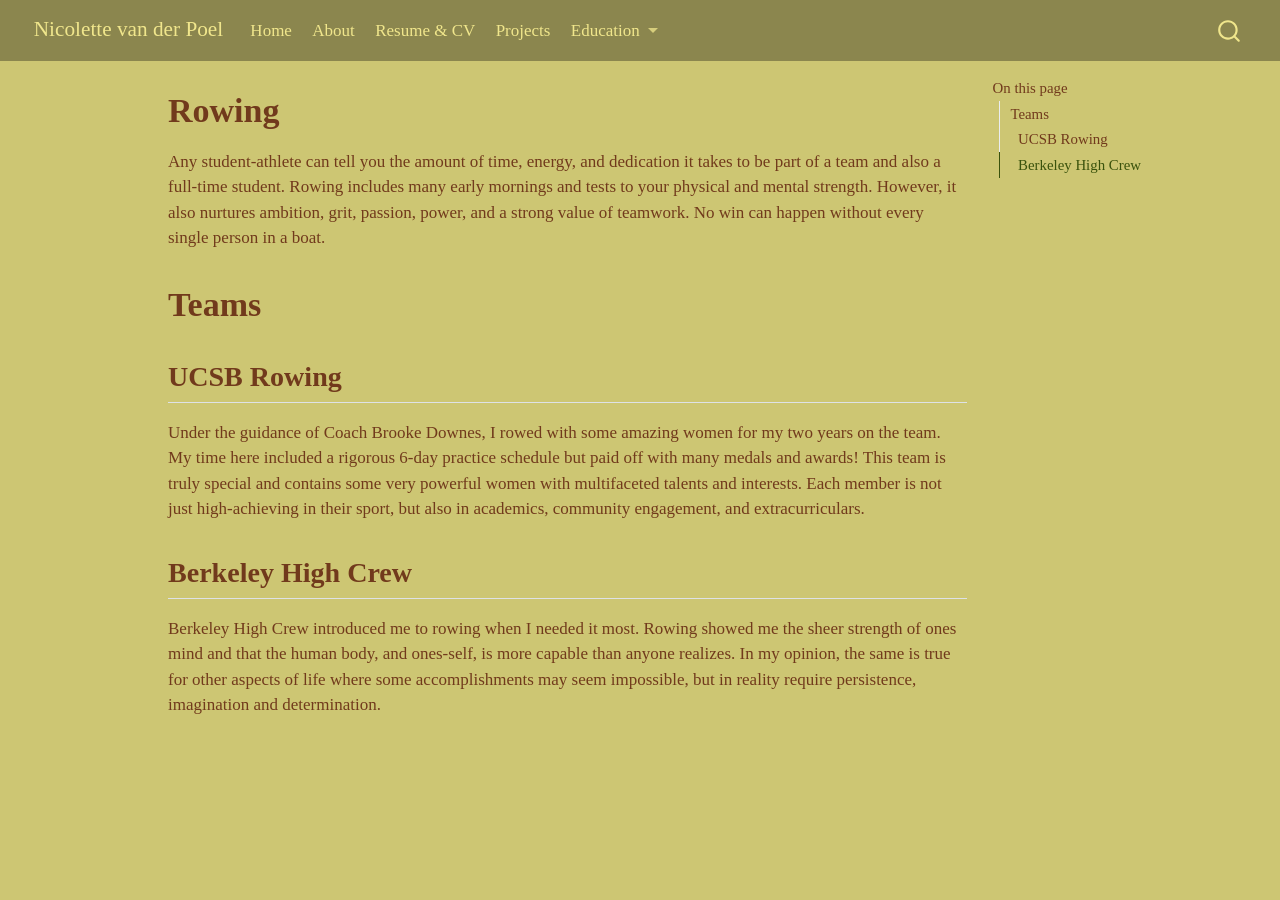
<file: docs/rowing.html>
<!DOCTYPE html>
<html xmlns="http://www.w3.org/1999/xhtml" lang="en" xml:lang="en"><head>

<meta charset="utf-8">
<meta name="generator" content="quarto-1.8.25">

<meta name="viewport" content="width=device-width, initial-scale=1.0, user-scalable=yes">


<title>Rowing – Nicolette van der Poel</title>
<style>
code{white-space: pre-wrap;}
span.smallcaps{font-variant: small-caps;}
div.columns{display: flex; gap: min(4vw, 1.5em);}
div.column{flex: auto; overflow-x: auto;}
div.hanging-indent{margin-left: 1.5em; text-indent: -1.5em;}
ul.task-list{list-style: none;}
ul.task-list li input[type="checkbox"] {
  width: 0.8em;
  margin: 0 0.8em 0.2em -1em; /* quarto-specific, see https://github.com/quarto-dev/quarto-cli/issues/4556 */ 
  vertical-align: middle;
}
</style>


<script src="site_libs/quarto-nav/quarto-nav.js"></script>
<script src="site_libs/quarto-nav/headroom.min.js"></script>
<script src="site_libs/clipboard/clipboard.min.js"></script>
<script src="site_libs/quarto-search/autocomplete.umd.js"></script>
<script src="site_libs/quarto-search/fuse.min.js"></script>
<script src="site_libs/quarto-search/quarto-search.js"></script>
<meta name="quarto:offset" content="./">
<script src="site_libs/quarto-html/quarto.js" type="module"></script>
<script src="site_libs/quarto-html/tabsets/tabsets.js" type="module"></script>
<script src="site_libs/quarto-html/axe/axe-check.js" type="module"></script>
<script src="site_libs/quarto-html/popper.min.js"></script>
<script src="site_libs/quarto-html/tippy.umd.min.js"></script>
<script src="site_libs/quarto-html/anchor.min.js"></script>
<link href="site_libs/quarto-html/tippy.css" rel="stylesheet">
<link href="site_libs/quarto-html/quarto-syntax-highlighting-7b89279ff1a6dce999919e0e67d4d9ec.css" rel="stylesheet" id="quarto-text-highlighting-styles">
<script src="site_libs/bootstrap/bootstrap.min.js"></script>
<link href="site_libs/bootstrap/bootstrap-icons.css" rel="stylesheet">
<link href="site_libs/bootstrap/bootstrap-db6f4061c0c87a565752037946c403bd.min.css" rel="stylesheet" append-hash="true" id="quarto-bootstrap" data-mode="light">
<script id="quarto-search-options" type="application/json">{
  "location": "navbar",
  "copy-button": false,
  "collapse-after": 3,
  "panel-placement": "end",
  "type": "overlay",
  "limit": 50,
  "keyboard-shortcut": [
    "f",
    "/",
    "s"
  ],
  "show-item-context": false,
  "language": {
    "search-no-results-text": "No results",
    "search-matching-documents-text": "matching documents",
    "search-copy-link-title": "Copy link to search",
    "search-hide-matches-text": "Hide additional matches",
    "search-more-match-text": "more match in this document",
    "search-more-matches-text": "more matches in this document",
    "search-clear-button-title": "Clear",
    "search-text-placeholder": "",
    "search-detached-cancel-button-title": "Cancel",
    "search-submit-button-title": "Submit",
    "search-label": "Search"
  }
}</script>


<link rel="stylesheet" href="styles.css">
</head>

<body class="nav-fixed quarto-light">

<div id="quarto-search-results"></div>
  <header id="quarto-header" class="headroom fixed-top">
    <nav class="navbar navbar-expand-lg " data-bs-theme="dark">
      <div class="navbar-container container-fluid">
      <div class="navbar-brand-container mx-auto">
    <a href="./index.html" class="navbar-brand navbar-brand-logo">
    </a>
    <a class="navbar-brand" href="./index.html">
    <span class="navbar-title">Nicolette van der Poel</span>
    </a>
  </div>
            <div id="quarto-search" class="" title="Search"></div>
          <button class="navbar-toggler" type="button" data-bs-toggle="collapse" data-bs-target="#navbarCollapse" aria-controls="navbarCollapse" role="menu" aria-expanded="false" aria-label="Toggle navigation" onclick="if (window.quartoToggleHeadroom) { window.quartoToggleHeadroom(); }">
  <span class="navbar-toggler-icon"></span>
</button>
          <div class="collapse navbar-collapse" id="navbarCollapse">
            <ul class="navbar-nav navbar-nav-scroll me-auto">
  <li class="nav-item">
    <a class="nav-link" href="./index.html"> 
<span class="menu-text">Home</span></a>
  </li>  
  <li class="nav-item">
    <a class="nav-link" href="./about.html"> 
<span class="menu-text">About</span></a>
  </li>  
  <li class="nav-item">
    <a class="nav-link" href="./CV.html"> 
<span class="menu-text">Resume &amp; CV</span></a>
  </li>  
  <li class="nav-item">
    <a class="nav-link" href="./projects/projects.html"> 
<span class="menu-text">Projects</span></a>
  </li>  
  <li class="nav-item dropdown ">
    <a class="nav-link dropdown-toggle" href="#" id="nav-menu-education" role="link" data-bs-toggle="dropdown" aria-expanded="false">
 <span class="menu-text">Education</span>
    </a>
    <ul class="dropdown-menu" aria-labelledby="nav-menu-education">    
        <li>
    <a class="dropdown-item" href="./study_abroad.html">
 <span class="dropdown-text">Study Abroad</span></a>
  </li>  
        <li>
    <a class="dropdown-item" href="./rowing.html">
 <span class="dropdown-text">Rowing</span></a>
  </li>  
    </ul>
  </li>
</ul>
          </div> <!-- /navcollapse -->
            <div class="quarto-navbar-tools">
</div>
      </div> <!-- /container-fluid -->
    </nav>
</header>
<!-- content -->
<div id="quarto-content" class="quarto-container page-columns page-rows-contents page-layout-article page-navbar">
<!-- sidebar -->
<!-- margin-sidebar -->
    <div id="quarto-margin-sidebar" class="sidebar margin-sidebar">
        <nav id="TOC" role="doc-toc" class="toc-active">
    <h2 id="toc-title">On this page</h2>
   
  <ul>
  <li><a href="#teams" id="toc-teams" class="nav-link active" data-scroll-target="#teams">Teams</a>
  <ul class="collapse">
  <li><a href="#ucsb-rowing" id="toc-ucsb-rowing" class="nav-link" data-scroll-target="#ucsb-rowing">UCSB Rowing</a></li>
  <li><a href="#berkeley-high-crew" id="toc-berkeley-high-crew" class="nav-link" data-scroll-target="#berkeley-high-crew">Berkeley High Crew</a></li>
  </ul></li>
  </ul>
</nav>
    </div>
<!-- main -->
<main class="content" id="quarto-document-content">

<header id="title-block-header" class="quarto-title-block default">
<div class="quarto-title">
<h1 class="title">Rowing</h1>
</div>



<div class="quarto-title-meta">

    
  
    
  </div>
  


</header>


<p>Any student-athlete can tell you the amount of time, energy, and dedication it takes to be part of a team and also a full-time student. Rowing includes many early mornings and tests to your physical and mental strength. However, it also nurtures ambition, grit, passion, power, and a strong value of teamwork. No win can happen without every single person in a boat.</p>
<section id="teams" class="level1">
<h1>Teams</h1>
<section id="ucsb-rowing" class="level2">
<h2 class="anchored" data-anchor-id="ucsb-rowing">UCSB Rowing</h2>
<p>Under the guidance of Coach Brooke Downes, I rowed with some amazing women for my two years on the team. My time here included a rigorous 6-day practice schedule but paid off with many medals and awards! This team is truly special and contains some very powerful women with multifaceted talents and interests. Each member is not just high-achieving in their sport, but also in academics, community engagement, and extracurriculars.</p>
</section>
<section id="berkeley-high-crew" class="level2">
<h2 class="anchored" data-anchor-id="berkeley-high-crew">Berkeley High Crew</h2>
<p>Berkeley High Crew introduced me to rowing when I needed it most. Rowing showed me the sheer strength of ones mind and that the human body, and ones-self, is more capable than anyone realizes. In my opinion, the same is true for other aspects of life where some accomplishments may seem impossible, but in reality require persistence, imagination and determination.</p>


</section>
</section>

</main> <!-- /main -->
<script id="quarto-html-after-body" type="application/javascript">
  window.document.addEventListener("DOMContentLoaded", function (event) {
    const icon = "";
    const anchorJS = new window.AnchorJS();
    anchorJS.options = {
      placement: 'right',
      icon: icon
    };
    anchorJS.add('.anchored');
    const isCodeAnnotation = (el) => {
      for (const clz of el.classList) {
        if (clz.startsWith('code-annotation-')) {                     
          return true;
        }
      }
      return false;
    }
    const onCopySuccess = function(e) {
      // button target
      const button = e.trigger;
      // don't keep focus
      button.blur();
      // flash "checked"
      button.classList.add('code-copy-button-checked');
      var currentTitle = button.getAttribute("title");
      button.setAttribute("title", "Copied!");
      let tooltip;
      if (window.bootstrap) {
        button.setAttribute("data-bs-toggle", "tooltip");
        button.setAttribute("data-bs-placement", "left");
        button.setAttribute("data-bs-title", "Copied!");
        tooltip = new bootstrap.Tooltip(button, 
          { trigger: "manual", 
            customClass: "code-copy-button-tooltip",
            offset: [0, -8]});
        tooltip.show();    
      }
      setTimeout(function() {
        if (tooltip) {
          tooltip.hide();
          button.removeAttribute("data-bs-title");
          button.removeAttribute("data-bs-toggle");
          button.removeAttribute("data-bs-placement");
        }
        button.setAttribute("title", currentTitle);
        button.classList.remove('code-copy-button-checked');
      }, 1000);
      // clear code selection
      e.clearSelection();
    }
    const getTextToCopy = function(trigger) {
      const outerScaffold = trigger.parentElement.cloneNode(true);
      const codeEl = outerScaffold.querySelector('code');
      for (const childEl of codeEl.children) {
        if (isCodeAnnotation(childEl)) {
          childEl.remove();
        }
      }
      return codeEl.innerText;
    }
    const clipboard = new window.ClipboardJS('.code-copy-button:not([data-in-quarto-modal])', {
      text: getTextToCopy
    });
    clipboard.on('success', onCopySuccess);
    if (window.document.getElementById('quarto-embedded-source-code-modal')) {
      const clipboardModal = new window.ClipboardJS('.code-copy-button[data-in-quarto-modal]', {
        text: getTextToCopy,
        container: window.document.getElementById('quarto-embedded-source-code-modal')
      });
      clipboardModal.on('success', onCopySuccess);
    }
      var localhostRegex = new RegExp(/^(?:http|https):\/\/localhost\:?[0-9]*\//);
      var mailtoRegex = new RegExp(/^mailto:/);
        var filterRegex = new RegExp('/' + window.location.host + '/');
      var isInternal = (href) => {
          return filterRegex.test(href) || localhostRegex.test(href) || mailtoRegex.test(href);
      }
      // Inspect non-navigation links and adorn them if external
     var links = window.document.querySelectorAll('a[href]:not(.nav-link):not(.navbar-brand):not(.toc-action):not(.sidebar-link):not(.sidebar-item-toggle):not(.pagination-link):not(.no-external):not([aria-hidden]):not(.dropdown-item):not(.quarto-navigation-tool):not(.about-link)');
      for (var i=0; i<links.length; i++) {
        const link = links[i];
        if (!isInternal(link.href)) {
          // undo the damage that might have been done by quarto-nav.js in the case of
          // links that we want to consider external
          if (link.dataset.originalHref !== undefined) {
            link.href = link.dataset.originalHref;
          }
        }
      }
    function tippyHover(el, contentFn, onTriggerFn, onUntriggerFn) {
      const config = {
        allowHTML: true,
        maxWidth: 500,
        delay: 100,
        arrow: false,
        appendTo: function(el) {
            return el.parentElement;
        },
        interactive: true,
        interactiveBorder: 10,
        theme: 'quarto',
        placement: 'bottom-start',
      };
      if (contentFn) {
        config.content = contentFn;
      }
      if (onTriggerFn) {
        config.onTrigger = onTriggerFn;
      }
      if (onUntriggerFn) {
        config.onUntrigger = onUntriggerFn;
      }
      window.tippy(el, config); 
    }
    const noterefs = window.document.querySelectorAll('a[role="doc-noteref"]');
    for (var i=0; i<noterefs.length; i++) {
      const ref = noterefs[i];
      tippyHover(ref, function() {
        // use id or data attribute instead here
        let href = ref.getAttribute('data-footnote-href') || ref.getAttribute('href');
        try { href = new URL(href).hash; } catch {}
        const id = href.replace(/^#\/?/, "");
        const note = window.document.getElementById(id);
        if (note) {
          return note.innerHTML;
        } else {
          return "";
        }
      });
    }
    const xrefs = window.document.querySelectorAll('a.quarto-xref');
    const processXRef = (id, note) => {
      // Strip column container classes
      const stripColumnClz = (el) => {
        el.classList.remove("page-full", "page-columns");
        if (el.children) {
          for (const child of el.children) {
            stripColumnClz(child);
          }
        }
      }
      stripColumnClz(note)
      if (id === null || id.startsWith('sec-')) {
        // Special case sections, only their first couple elements
        const container = document.createElement("div");
        if (note.children && note.children.length > 2) {
          container.appendChild(note.children[0].cloneNode(true));
          for (let i = 1; i < note.children.length; i++) {
            const child = note.children[i];
            if (child.tagName === "P" && child.innerText === "") {
              continue;
            } else {
              container.appendChild(child.cloneNode(true));
              break;
            }
          }
          if (window.Quarto?.typesetMath) {
            window.Quarto.typesetMath(container);
          }
          return container.innerHTML
        } else {
          if (window.Quarto?.typesetMath) {
            window.Quarto.typesetMath(note);
          }
          return note.innerHTML;
        }
      } else {
        // Remove any anchor links if they are present
        const anchorLink = note.querySelector('a.anchorjs-link');
        if (anchorLink) {
          anchorLink.remove();
        }
        if (window.Quarto?.typesetMath) {
          window.Quarto.typesetMath(note);
        }
        if (note.classList.contains("callout")) {
          return note.outerHTML;
        } else {
          return note.innerHTML;
        }
      }
    }
    for (var i=0; i<xrefs.length; i++) {
      const xref = xrefs[i];
      tippyHover(xref, undefined, function(instance) {
        instance.disable();
        let url = xref.getAttribute('href');
        let hash = undefined; 
        if (url.startsWith('#')) {
          hash = url;
        } else {
          try { hash = new URL(url).hash; } catch {}
        }
        if (hash) {
          const id = hash.replace(/^#\/?/, "");
          const note = window.document.getElementById(id);
          if (note !== null) {
            try {
              const html = processXRef(id, note.cloneNode(true));
              instance.setContent(html);
            } finally {
              instance.enable();
              instance.show();
            }
          } else {
            // See if we can fetch this
            fetch(url.split('#')[0])
            .then(res => res.text())
            .then(html => {
              const parser = new DOMParser();
              const htmlDoc = parser.parseFromString(html, "text/html");
              const note = htmlDoc.getElementById(id);
              if (note !== null) {
                const html = processXRef(id, note);
                instance.setContent(html);
              } 
            }).finally(() => {
              instance.enable();
              instance.show();
            });
          }
        } else {
          // See if we can fetch a full url (with no hash to target)
          // This is a special case and we should probably do some content thinning / targeting
          fetch(url)
          .then(res => res.text())
          .then(html => {
            const parser = new DOMParser();
            const htmlDoc = parser.parseFromString(html, "text/html");
            const note = htmlDoc.querySelector('main.content');
            if (note !== null) {
              // This should only happen for chapter cross references
              // (since there is no id in the URL)
              // remove the first header
              if (note.children.length > 0 && note.children[0].tagName === "HEADER") {
                note.children[0].remove();
              }
              const html = processXRef(null, note);
              instance.setContent(html);
            } 
          }).finally(() => {
            instance.enable();
            instance.show();
          });
        }
      }, function(instance) {
      });
    }
        let selectedAnnoteEl;
        const selectorForAnnotation = ( cell, annotation) => {
          let cellAttr = 'data-code-cell="' + cell + '"';
          let lineAttr = 'data-code-annotation="' +  annotation + '"';
          const selector = 'span[' + cellAttr + '][' + lineAttr + ']';
          return selector;
        }
        const selectCodeLines = (annoteEl) => {
          const doc = window.document;
          const targetCell = annoteEl.getAttribute("data-target-cell");
          const targetAnnotation = annoteEl.getAttribute("data-target-annotation");
          const annoteSpan = window.document.querySelector(selectorForAnnotation(targetCell, targetAnnotation));
          const lines = annoteSpan.getAttribute("data-code-lines").split(",");
          const lineIds = lines.map((line) => {
            return targetCell + "-" + line;
          })
          let top = null;
          let height = null;
          let parent = null;
          if (lineIds.length > 0) {
              //compute the position of the single el (top and bottom and make a div)
              const el = window.document.getElementById(lineIds[0]);
              top = el.offsetTop;
              height = el.offsetHeight;
              parent = el.parentElement.parentElement;
            if (lineIds.length > 1) {
              const lastEl = window.document.getElementById(lineIds[lineIds.length - 1]);
              const bottom = lastEl.offsetTop + lastEl.offsetHeight;
              height = bottom - top;
            }
            if (top !== null && height !== null && parent !== null) {
              // cook up a div (if necessary) and position it 
              let div = window.document.getElementById("code-annotation-line-highlight");
              if (div === null) {
                div = window.document.createElement("div");
                div.setAttribute("id", "code-annotation-line-highlight");
                div.style.position = 'absolute';
                parent.appendChild(div);
              }
              div.style.top = top - 2 + "px";
              div.style.height = height + 4 + "px";
              div.style.left = 0;
              let gutterDiv = window.document.getElementById("code-annotation-line-highlight-gutter");
              if (gutterDiv === null) {
                gutterDiv = window.document.createElement("div");
                gutterDiv.setAttribute("id", "code-annotation-line-highlight-gutter");
                gutterDiv.style.position = 'absolute';
                const codeCell = window.document.getElementById(targetCell);
                const gutter = codeCell.querySelector('.code-annotation-gutter');
                gutter.appendChild(gutterDiv);
              }
              gutterDiv.style.top = top - 2 + "px";
              gutterDiv.style.height = height + 4 + "px";
            }
            selectedAnnoteEl = annoteEl;
          }
        };
        const unselectCodeLines = () => {
          const elementsIds = ["code-annotation-line-highlight", "code-annotation-line-highlight-gutter"];
          elementsIds.forEach((elId) => {
            const div = window.document.getElementById(elId);
            if (div) {
              div.remove();
            }
          });
          selectedAnnoteEl = undefined;
        };
          // Handle positioning of the toggle
      window.addEventListener(
        "resize",
        throttle(() => {
          elRect = undefined;
          if (selectedAnnoteEl) {
            selectCodeLines(selectedAnnoteEl);
          }
        }, 10)
      );
      function throttle(fn, ms) {
      let throttle = false;
      let timer;
        return (...args) => {
          if(!throttle) { // first call gets through
              fn.apply(this, args);
              throttle = true;
          } else { // all the others get throttled
              if(timer) clearTimeout(timer); // cancel #2
              timer = setTimeout(() => {
                fn.apply(this, args);
                timer = throttle = false;
              }, ms);
          }
        };
      }
        // Attach click handler to the DT
        const annoteDls = window.document.querySelectorAll('dt[data-target-cell]');
        for (const annoteDlNode of annoteDls) {
          annoteDlNode.addEventListener('click', (event) => {
            const clickedEl = event.target;
            if (clickedEl !== selectedAnnoteEl) {
              unselectCodeLines();
              const activeEl = window.document.querySelector('dt[data-target-cell].code-annotation-active');
              if (activeEl) {
                activeEl.classList.remove('code-annotation-active');
              }
              selectCodeLines(clickedEl);
              clickedEl.classList.add('code-annotation-active');
            } else {
              // Unselect the line
              unselectCodeLines();
              clickedEl.classList.remove('code-annotation-active');
            }
          });
        }
    const findCites = (el) => {
      const parentEl = el.parentElement;
      if (parentEl) {
        const cites = parentEl.dataset.cites;
        if (cites) {
          return {
            el,
            cites: cites.split(' ')
          };
        } else {
          return findCites(el.parentElement)
        }
      } else {
        return undefined;
      }
    };
    var bibliorefs = window.document.querySelectorAll('a[role="doc-biblioref"]');
    for (var i=0; i<bibliorefs.length; i++) {
      const ref = bibliorefs[i];
      const citeInfo = findCites(ref);
      if (citeInfo) {
        tippyHover(citeInfo.el, function() {
          var popup = window.document.createElement('div');
          citeInfo.cites.forEach(function(cite) {
            var citeDiv = window.document.createElement('div');
            citeDiv.classList.add('hanging-indent');
            citeDiv.classList.add('csl-entry');
            var biblioDiv = window.document.getElementById('ref-' + cite);
            if (biblioDiv) {
              citeDiv.innerHTML = biblioDiv.innerHTML;
            }
            popup.appendChild(citeDiv);
          });
          return popup.innerHTML;
        });
      }
    }
  });
  </script>
</div> <!-- /content -->




</body></html>
</file>
<file: docs/site_libs/quarto-html/tippy.css>
.tippy-box[data-animation=fade][data-state=hidden]{opacity:0}[data-tippy-root]{max-width:calc(100vw - 10px)}.tippy-box{position:relative;background-color:#333;color:#fff;border-radius:4px;font-size:14px;line-height:1.4;white-space:normal;outline:0;transition-property:transform,visibility,opacity}.tippy-box[data-placement^=top]>.tippy-arrow{bottom:0}.tippy-box[data-placement^=top]>.tippy-arrow:before{bottom:-7px;left:0;border-width:8px 8px 0;border-top-color:initial;transform-origin:center top}.tippy-box[data-placement^=bottom]>.tippy-arrow{top:0}.tippy-box[data-placement^=bottom]>.tippy-arrow:before{top:-7px;left:0;border-width:0 8px 8px;border-bottom-color:initial;transform-origin:center bottom}.tippy-box[data-placement^=left]>.tippy-arrow{right:0}.tippy-box[data-placement^=left]>.tippy-arrow:before{border-width:8px 0 8px 8px;border-left-color:initial;right:-7px;transform-origin:center left}.tippy-box[data-placement^=right]>.tippy-arrow{left:0}.tippy-box[data-placement^=right]>.tippy-arrow:before{left:-7px;border-width:8px 8px 8px 0;border-right-color:initial;transform-origin:center right}.tippy-box[data-inertia][data-state=visible]{transition-timing-function:cubic-bezier(.54,1.5,.38,1.11)}.tippy-arrow{width:16px;height:16px;color:#333}.tippy-arrow:before{content:"";position:absolute;border-color:transparent;border-style:solid}.tippy-content{position:relative;padding:5px 9px;z-index:1}
</file>
<file: docs/site_libs/quarto-html/quarto-syntax-highlighting-7b89279ff1a6dce999919e0e67d4d9ec.css>
/* quarto syntax highlight colors */
:root {
  --quarto-hl-ot-color: #003B4F;
  --quarto-hl-at-color: #657422;
  --quarto-hl-ss-color: #20794D;
  --quarto-hl-an-color: #5E5E5E;
  --quarto-hl-fu-color: #4758AB;
  --quarto-hl-st-color: #20794D;
  --quarto-hl-cf-color: #003B4F;
  --quarto-hl-op-color: #5E5E5E;
  --quarto-hl-er-color: #AD0000;
  --quarto-hl-bn-color: #AD0000;
  --quarto-hl-al-color: #AD0000;
  --quarto-hl-va-color: #111111;
  --quarto-hl-bu-color: inherit;
  --quarto-hl-ex-color: inherit;
  --quarto-hl-pp-color: #AD0000;
  --quarto-hl-in-color: #5E5E5E;
  --quarto-hl-vs-color: #20794D;
  --quarto-hl-wa-color: #5E5E5E;
  --quarto-hl-do-color: #5E5E5E;
  --quarto-hl-im-color: #00769E;
  --quarto-hl-ch-color: #20794D;
  --quarto-hl-dt-color: #AD0000;
  --quarto-hl-fl-color: #AD0000;
  --quarto-hl-co-color: #5E5E5E;
  --quarto-hl-cv-color: #5E5E5E;
  --quarto-hl-cn-color: #8f5902;
  --quarto-hl-sc-color: #5E5E5E;
  --quarto-hl-dv-color: #AD0000;
  --quarto-hl-kw-color: #003B4F;
}

/* other quarto variables */
:root {
  --quarto-font-monospace: SFMono-Regular, Menlo, Monaco, Consolas, "Liberation Mono", "Courier New", monospace;
}

/* syntax highlight based on Pandoc's rules */
pre > code.sourceCode > span {
  color: #003B4F;
}

code.sourceCode > span {
  color: #003B4F;
}

div.sourceCode,
div.sourceCode pre.sourceCode {
  color: #003B4F;
}

/* Normal */
code span {
  color: #003B4F;
}

/* Alert */
code span.al {
  color: #AD0000;
  font-style: inherit;
}

/* Annotation */
code span.an {
  color: #5E5E5E;
  font-style: inherit;
}

/* Attribute */
code span.at {
  color: #657422;
  font-style: inherit;
}

/* BaseN */
code span.bn {
  color: #AD0000;
  font-style: inherit;
}

/* BuiltIn */
code span.bu {
  font-style: inherit;
}

/* ControlFlow */
code span.cf {
  color: #003B4F;
  font-weight: bold;
  font-style: inherit;
}

/* Char */
code span.ch {
  color: #20794D;
  font-style: inherit;
}

/* Constant */
code span.cn {
  color: #8f5902;
  font-style: inherit;
}

/* Comment */
code span.co {
  color: #5E5E5E;
  font-style: inherit;
}

/* CommentVar */
code span.cv {
  color: #5E5E5E;
  font-style: italic;
}

/* Documentation */
code span.do {
  color: #5E5E5E;
  font-style: italic;
}

/* DataType */
code span.dt {
  color: #AD0000;
  font-style: inherit;
}

/* DecVal */
code span.dv {
  color: #AD0000;
  font-style: inherit;
}

/* Error */
code span.er {
  color: #AD0000;
  font-style: inherit;
}

/* Extension */
code span.ex {
  font-style: inherit;
}

/* Float */
code span.fl {
  color: #AD0000;
  font-style: inherit;
}

/* Function */
code span.fu {
  color: #4758AB;
  font-style: inherit;
}

/* Import */
code span.im {
  color: #00769E;
  font-style: inherit;
}

/* Information */
code span.in {
  color: #5E5E5E;
  font-style: inherit;
}

/* Keyword */
code span.kw {
  color: #003B4F;
  font-weight: bold;
  font-style: inherit;
}

/* Operator */
code span.op {
  color: #5E5E5E;
  font-style: inherit;
}

/* Other */
code span.ot {
  color: #003B4F;
  font-style: inherit;
}

/* Preprocessor */
code span.pp {
  color: #AD0000;
  font-style: inherit;
}

/* SpecialChar */
code span.sc {
  color: #5E5E5E;
  font-style: inherit;
}

/* SpecialString */
code span.ss {
  color: #20794D;
  font-style: inherit;
}

/* String */
code span.st {
  color: #20794D;
  font-style: inherit;
}

/* Variable */
code span.va {
  color: #111111;
  font-style: inherit;
}

/* VerbatimString */
code span.vs {
  color: #20794D;
  font-style: inherit;
}

/* Warning */
code span.wa {
  color: #5E5E5E;
  font-style: italic;
}

.prevent-inlining {
  content: "</";
}

/*# sourceMappingURL=3944bc705cfaf4c80e56f77c5205168a.css.map */
</file>
<file: docs/styles.css>
// define Sass vars 
$dark_olive: #B3B854;
$khakisp: #BDB76B;
$darkbrown: #713A1C;
$khaki: #F0E68C;


// use vars in CSS rules (we'll learn more about how to write CSS soon!) 
h1, h2, h3 {
  color: $dark_olive;
}

.btn {
  background: $khakisp;
  color: $dark_olive; 
  border-color: $darkbrown;
}
.quarto-title-banner h1, h2, h3{
  color: $khaki;
}

.quarto-title-banner h1{
  color: #F0E68C;
}
</file>
